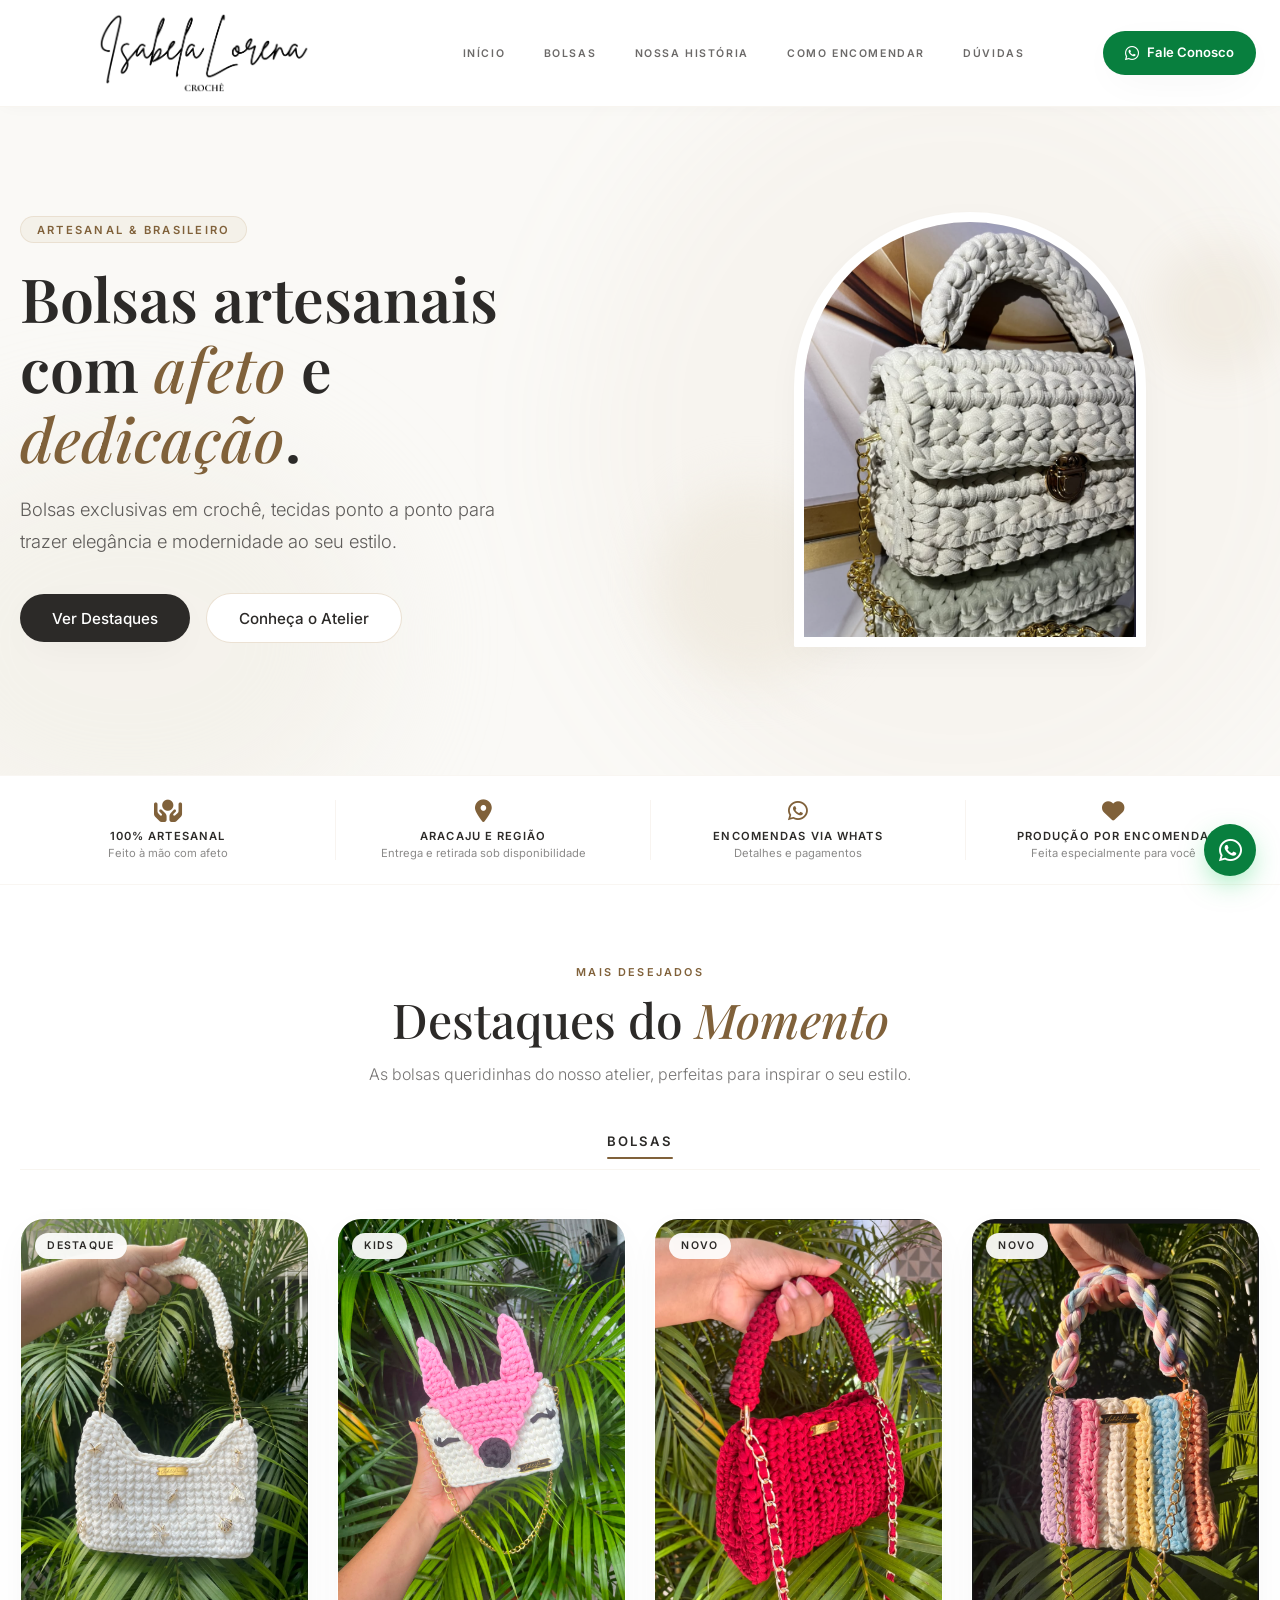
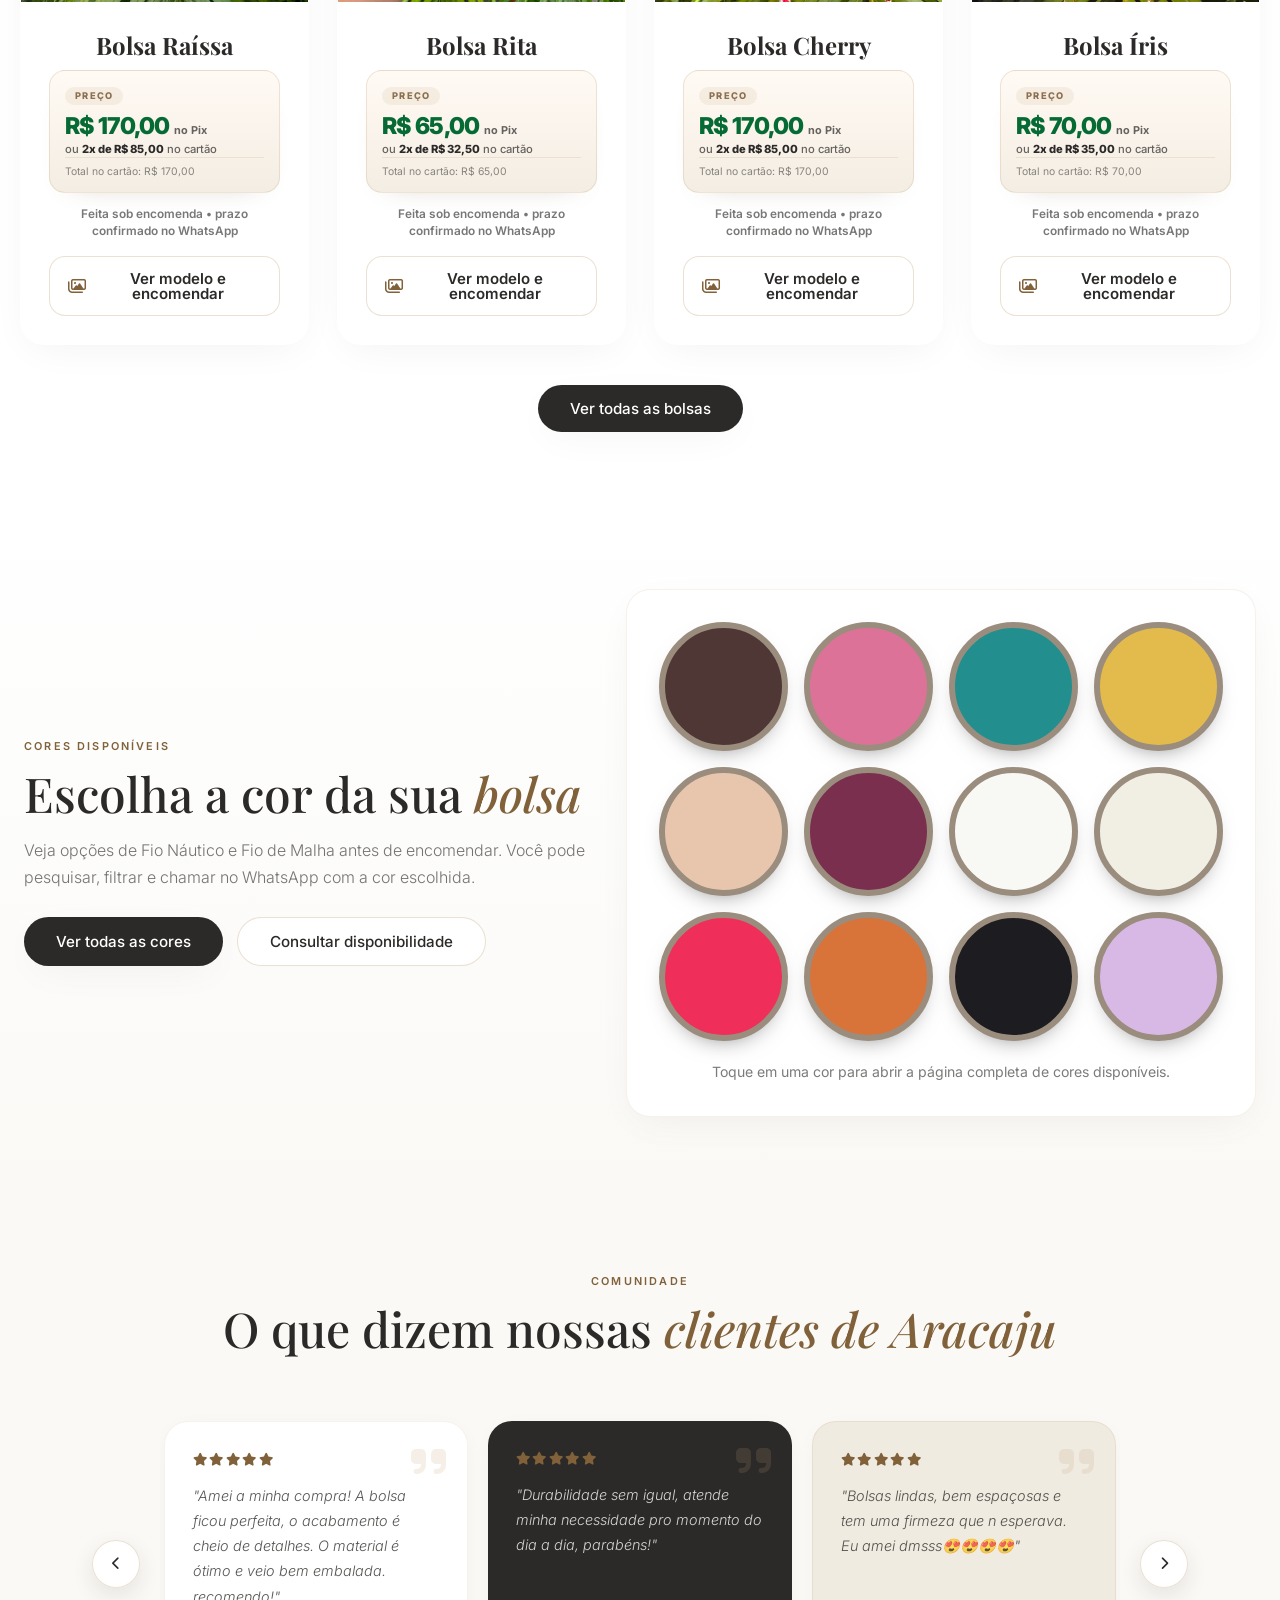
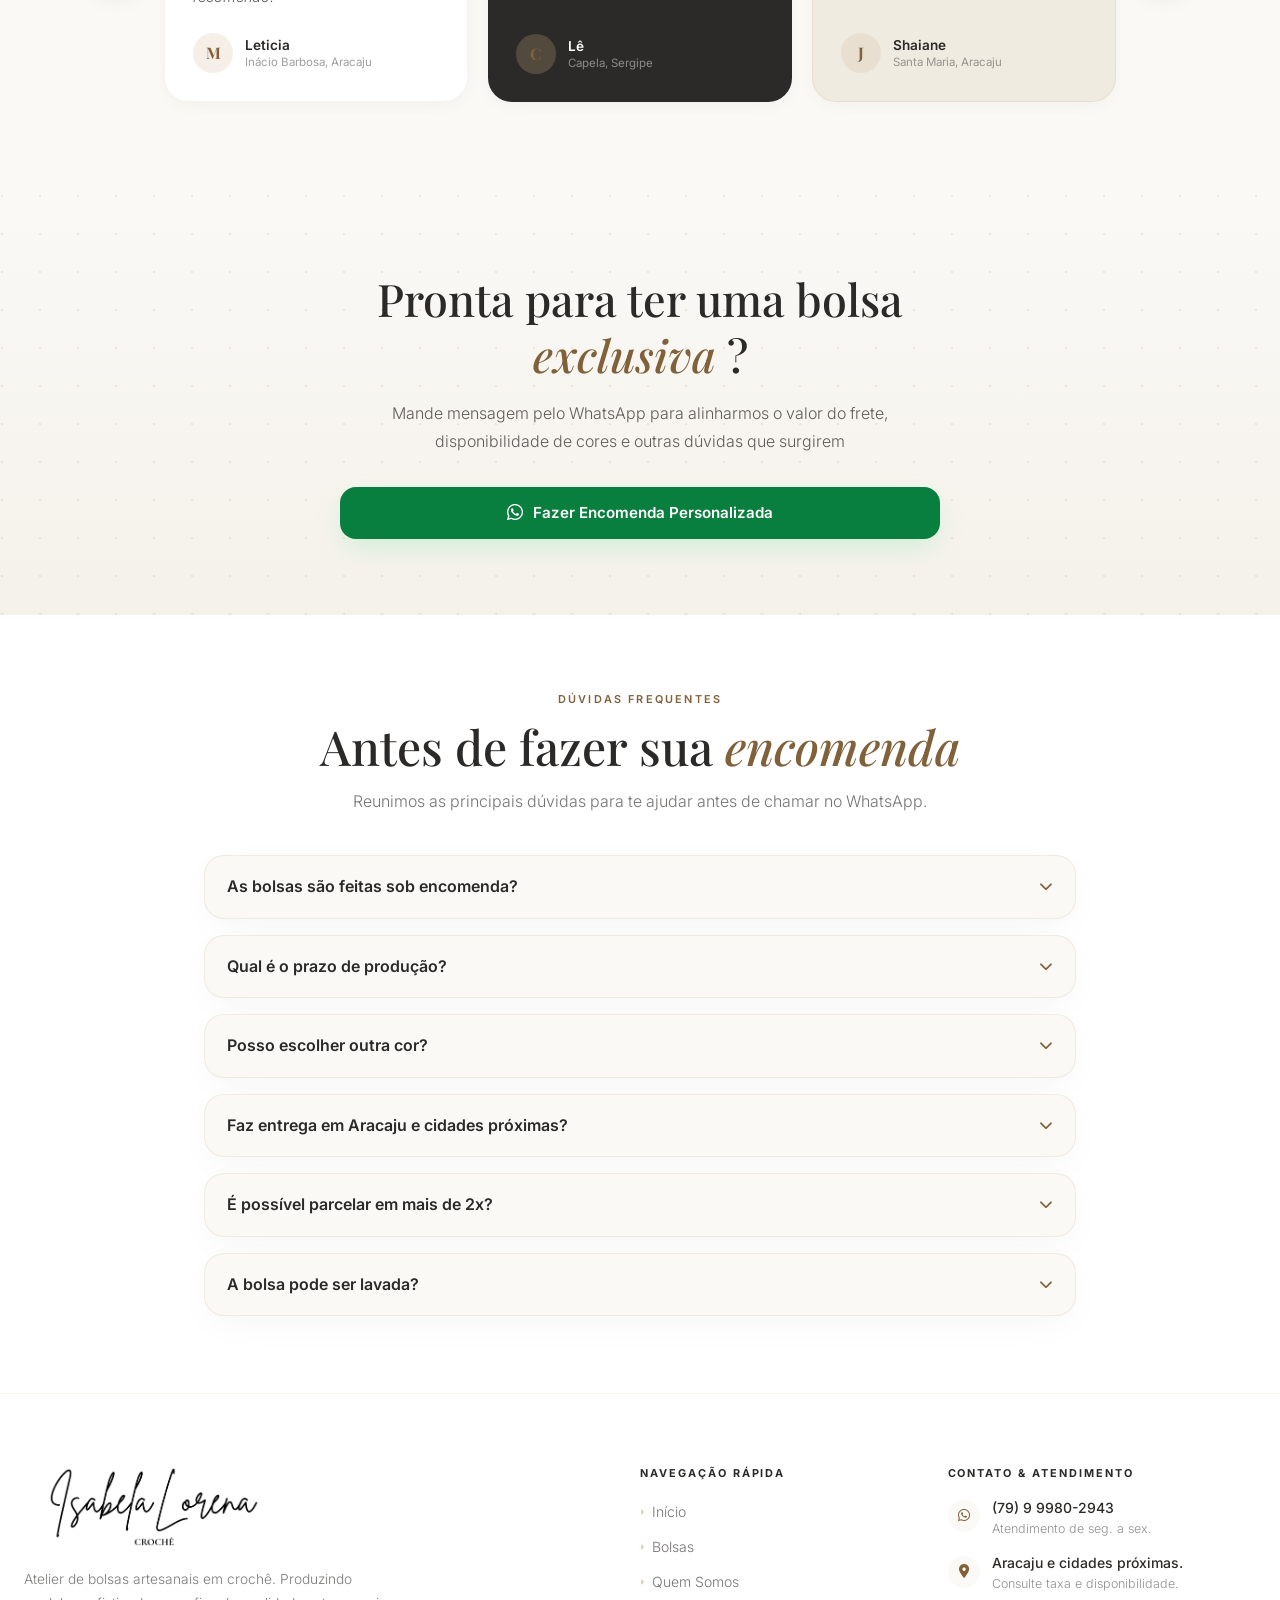
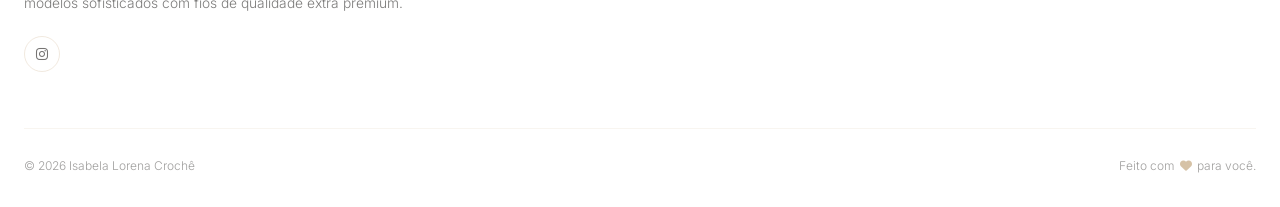
<file: index.html>
<!doctype html>
<html lang="pt-BR">
  <head>
    <meta charset="utf-8" />
    <meta content="width=device-width, initial-scale=1.0" name="viewport" />
    <title>Bolsas Artesanais em Crochê | Isabela Lorena Crochê</title>
    <meta name="description" content="Bolsas artesanais em crochê feitas sob encomenda em Aracaju. Escolha modelo, tamanho e cor e encomende pelo WhatsApp." />
    <!-- Google Fonts -->
    <link href="https://fonts.googleapis.com" rel="preconnect" />
    <link crossorigin="" href="https://fonts.gstatic.com" rel="preconnect" />
    <link
      href="https://fonts.googleapis.com/css2?family=Inter:wght@300;400;500;600&amp;family=Playfair+Display:ital,wght@0,400;0,500;0,600;1,400;1,500&amp;display=swap"
      rel="stylesheet"
    />
    <!-- Font Awesome -->
    <link
      href="https://cdnjs.cloudflare.com/ajax/libs/font-awesome/6.4.0/css/all.min.css"
      rel="stylesheet"
    />
    <!-- CSS próprio (ordem importa) -->
    <link href="./assets/css/main.css" rel="stylesheet" />
    <link href="./assets/css/header.css" rel="stylesheet" />
    <link href="./assets/css/components.css" rel="stylesheet" />
    <link href="./assets/css/pages/home.css" rel="stylesheet" />
    <link href="./assets/css/pages/cores.css" rel="stylesheet" />
    <link href="./assets/css/pages/tamanhos.css" rel="stylesheet" />
    <link href="./assets/css/footer.css" rel="stylesheet" />
  </head>
  <body>
    <!-- ===== HEADER ===== -->
    <header class="site-header">
      <div class="inner">
        <a class="logo" href="index.html" aria-label="Isabela Lorena Crochê">
          <img src="assets/img/logo.png" alt="Isabela Lorena Crochê" />
        </a>
        <nav class="nav-desktop">
          <a href="index.html"> In&iacute;cio </a>
          <a href="bolsas.html"> Bolsas </a>
          <a href="sobre.html"> Nossa Hist&oacute;ria </a>
          <a href="como-encomendar.html"> Como encomendar </a>
          <a href="#perguntas-frequentes"> Dúvidas </a>
        </nav>
        <a
          class="header-cta"
          href="https://wa.me/5579999802943"
          target="_blank"
        >
          <i class="fa-brands fa-whatsapp"> </i>
          Fale Conosco
        </a>
        <button aria-label="Abrir menu" aria-controls="mobile-menu" aria-expanded="false" class="menu-toggle" id="menu-btn">
          <i class="fa-solid fa-bars-staggered"> </i>
        </button>
      </div>
      <!-- Mobile menu -->
      <div class="mobile-menu hidden" id="mobile-menu">
        <div class="inner-mobile">
          <a href="index.html"> In&iacute;cio </a>
          <a href="bolsas.html"> Bolsas </a>
          <a href="sobre.html"> Nossa Hist&oacute;ria </a>
          <a href="como-encomendar.html"> Como encomendar </a>
          <a href="#perguntas-frequentes"> Dúvidas </a>
          <a
            class="mobile-cta"
            href="https://wa.me/5579999802943"
            target="_blank"
          >
            <i class="fa-brands fa-whatsapp"> </i>
            Chamar no WhatsApp
          </a>
        </div>
      </div>
    </header>
    <main>
      <!-- ===== BANNERS / NOVIDADES ===== -->
      <!-- Sem banner deixar assim -->
      <section class="banner-carousel" id="banner-carousel">
        <div class="banner-carousel-wrapper"></div>

        <button
          class="banner-btn banner-prev"
          type="button"
          aria-label="Banner anterior"
        >
          <i class="fa-solid fa-chevron-left"></i>
        </button>

        <button
          class="banner-btn banner-next"
          type="button"
          aria-label="Próximo banner"
        >
          <i class="fa-solid fa-chevron-right"></i>
        </button>

        <div class="banner-dots"></div>
      </section>

      <!-- ===== COM banner deixar assim ===== -->
      <!-- <section class="banner-carousel" id="banner-carousel">
        <div class="banner-carousel-wrapper">
          <div class="banner-slide active">
            <a
              href="https://wa.me/5579999802943?text=Olá! Tenho interesse na promoção da primeira semana."
              target="_blank"
              rel="noopener"
            >
              <picture>
                <source
                  media="(max-width: 767px)"
                  srcset="./assets/img/10off-mobile.png"
                />
                <img
                  src="./assets/img/10off.png"
                  alt="Promoção primeira semana com 10% OFF"
                />
              </picture>
            </a>
          </div>

          <div class="banner-slide">
            <a
              href="https://wa.me/5579999802943?text=Olá! Tenho interesse no Cartão Fidelidade da Isabela Lorena Crochê. Gostaria de saber como funciona para participar."
              target="_blank"
              rel="noopener"
            >
              <picture>
                <source
                  media="(max-width: 767px)"
                  srcset="./assets/img/junte-selos-mobile.png"
                />
                <img
                  src="./assets/img/junte-selos.png"
                  alt="Junte 5 selos e ganhe 1 bolsa"
                />
              </picture>
            </a>
          </div>
        </div>

        <button
          class="banner-btn banner-prev"
          type="button"
          aria-label="Banner anterior"
        >
          <i class="fa-solid fa-chevron-left"></i>
        </button>

        <button
          class="banner-btn banner-next"
          type="button"
          aria-label="Próximo banner"
        >
          <i class="fa-solid fa-chevron-right"></i>
        </button>

        <div class="banner-dots"></div>
      </section> -->
      <!-- ===== HERO ===== -->
      <section class="hero" id="home-hero">
        <div class="hero-orb-1"></div>
        <div class="hero-orb-2"></div>
        <div class="inner">
          <div class="hero-text">
            <span class="hero-badge"> Artesanal &amp; Brasileiro </span>
            <h1 class="hero-title">
              Bolsas artesanais com
              <span class="highlight-word"> afeto </span>
              e <span class="highlight-word"> dedicação</span>.
            </h1>
            <p class="hero-desc">
              Bolsas exclusivas em crochê, tecidas ponto a ponto para trazer
              elegância e modernidade ao seu estilo.
            </p>
            <div class="hero-actions">
              <a class="btn-dark" href="#destaques"> Ver Destaques </a>
              <a class="btn-outline" href="sobre.html">
                Conhe&ccedil;a o Atelier
              </a>
            </div>
          </div>
          <div class="hero-visual">
            <div class="hero-img-wrap">
              <img
                alt="Bolsa de Croch&ecirc; Artesanal"
                onerror="
                  this.src = './assets/img/bolsa-ryzia-capa-banner.png'
                "
                src="./assets/img/bolsa-ryzia-capa-banner.png"
              />
            </div>
            <div class="hero-orb-3"></div>
            <div class="hero-orb-4"></div>
          </div>
        </div>
      </section>
      <!-- ===== BARRA DE BENEFÍCIOS ===== -->
      <div class="benefits-bar">
        <div class="inner">
          <div class="benefit-item">
            <i class="fa-solid fa-hands-holding-circle"> </i>
            <h4>100% Artesanal</h4>
            <p>Feito &agrave; m&atilde;o com afeto</p>
          </div>
          <div class="benefit-item">
            <i class="fa-solid fa-location-dot"> </i>
            <h4>Aracaju e região</h4>
            <p>Entrega e retirada sob disponibilidade</p>
          </div>
          <div class="benefit-item">
            <i class="fa-brands fa-whatsapp"> </i>
            <h4>Encomendas via Whats</h4>
            <p>Detalhes e pagamentos</p>
          </div>
          <div class="benefit-item">
            <i class="fa-solid fa-heart"> </i>
            <h4>Produção por Encomenda</h4>
            <p>Feita especialmente para você</p>
          </div>
        </div>
      </div>
      <!-- ===== DESTAQUES ===== -->
      <section class="section-destaques" id="destaques">
        <div class="inner">
          <div class="header">
            <span class="section-label"> Mais Desejados </span>
            <h2 class="section-title">
              Destaques do
              <span class="highlight-word"> Momento </span>
            </h2>
            <p class="section-subtitle">
              As bolsas queridinhas do nosso atelier, perfeitas para inspirar o
              seu estilo.
            </p>
          </div>
          <div class="filter-tabs">
            <button
              class="filter-tab active"
              onclick="filtrarDestaques('Bolsas', this)"
            >
              Bolsas
            </button>
          </div>
          <div class="products-grid" id="grid-destaques"></div>
          <div class="destaques-actions">
            <a href="bolsas.html" class="btn-dark"> Ver todas as bolsas </a>
          </div>
        </div>
      </section>

      <!-- ===== Cores ===== -->
      <section class="section-colors-preview" id="cores-preview">
        <div class="inner">
          <div class="colors-preview-text">
            <span class="section-label">Cores disponíveis</span>
            <h2 class="section-title">
              Escolha a cor da sua <span class="highlight-word">bolsa</span>
            </h2>
            <p class="section-subtitle">
              Veja opções de Fio Náutico e Fio de Malha antes de encomendar.
              Você pode pesquisar, filtrar e chamar no WhatsApp com a cor
              escolhida.
            </p>
            <div class="colors-preview-actions">
              <a class="btn-dark" href="cores.html">Ver todas as cores</a>
              <a
                class="btn-outline"
                href="https://wa.me/5579999802943"
                target="_blank"
                rel="noopener"
                >Consultar disponibilidade</a
              >
            </div>
          </div>
          <div class="colors-preview-box">
            <div class="home-colors-preview" id="home-colors-preview"></div>
            <p class="colors-preview-caption">
              Toque em uma cor para abrir a página completa de cores
              disponíveis.
            </p>
          </div>
        </div>
      </section>

      <!-- ===== DEPOIMENTOS ===== -->
      <section class="section-reviews" aria-labelledby="reviews-title">
        <div class="inner">
          <div class="header">
            <span class="section-label"> Comunidade </span>
            <h2 class="section-title" id="reviews-title">
              O que dizem nossas
              <span class="highlight-word"> clientes de Aracaju </span>
            </h2>
          </div>

          <div
            class="reviews-carousel"
            id="reviews-carousel"
            role="region"
            aria-roledescription="carousel"
            aria-label="Depoimentos de clientes"
          >
            <div class="reviews-viewport">
              <div class="reviews-grid">
                <!-- Card 1 — branco -->
                <article class="review-card" role="group" aria-roledescription="slide" aria-label="Depoimento 1">
                  <i class="fa-solid fa-quote-right quote-icon" aria-hidden="true"></i>
                  <div class="stars" aria-label="5 de 5 estrelas">
                    <i class="fa-solid fa-star" aria-hidden="true"></i>
                    <i class="fa-solid fa-star" aria-hidden="true"></i>
                    <i class="fa-solid fa-star" aria-hidden="true"></i>
                    <i class="fa-solid fa-star" aria-hidden="true"></i>
                    <i class="fa-solid fa-star" aria-hidden="true"></i>
                  </div>
                  <p class="review-text">
                    "Amei a minha compra! A bolsa ficou perfeita, o acabamento é cheio de detalhes. O material é ótimo e veio bem embalada. recomendo!"
                  </p>
                  <div class="reviewer">
                    <div class="avatar" aria-hidden="true">M</div>
                    <div>
                      <p class="reviewer-name">Leticia</p>
                      <p class="reviewer-loc">Inácio Barbosa, Aracaju</p>
                    </div>
                  </div>
                </article>

                <!-- Card 2 — escuro -->
                <article class="review-card" role="group" aria-roledescription="slide" aria-label="Depoimento 2">
                  <i class="fa-solid fa-quote-right quote-icon" aria-hidden="true"></i>
                  <div class="stars" aria-label="5 de 5 estrelas">
                    <i class="fa-solid fa-star" aria-hidden="true"></i>
                    <i class="fa-solid fa-star" aria-hidden="true"></i>
                    <i class="fa-solid fa-star" aria-hidden="true"></i>
                    <i class="fa-solid fa-star" aria-hidden="true"></i>
                    <i class="fa-solid fa-star" aria-hidden="true"></i>
                  </div>
                  <p class="review-text">
                    "Durabilidade sem igual, atende minha necessidade pro momento do dia a dia, parabéns!"
                  </p>
                  <div class="reviewer">
                    <div class="avatar" aria-hidden="true">C</div>
                    <div>
                      <p class="reviewer-name">Lê</p>
                      <p class="reviewer-loc">Capela, Sergipe</p>
                    </div>
                  </div>
                </article>

                <!-- Card 3 — quente/accent -->
                <article class="review-card" role="group" aria-roledescription="slide" aria-label="Depoimento 3">
                  <i class="fa-solid fa-quote-right quote-icon" aria-hidden="true"></i>
                  <div class="stars" aria-label="5 de 5 estrelas">
                    <i class="fa-solid fa-star" aria-hidden="true"></i>
                    <i class="fa-solid fa-star" aria-hidden="true"></i>
                    <i class="fa-solid fa-star" aria-hidden="true"></i>
                    <i class="fa-solid fa-star" aria-hidden="true"></i>
                    <i class="fa-solid fa-star" aria-hidden="true"></i>
                  </div>
                  <p class="review-text">
                    "Bolsas lindas, bem espaçosas e tem uma firmeza que n esperava. Eu amei dmsss😍😍😍😍"
                  </p>
                  <div class="reviewer">
                    <div class="avatar" aria-hidden="true">J</div>
                    <div>
                      <p class="reviewer-name">Shaiane</p>
                      <p class="reviewer-loc">Santa Maria, Aracaju</p>
                    </div>
                  </div>
                </article>

                <!-- Card 4 -->
                <article class="review-card" role="group" aria-roledescription="slide" aria-label="Depoimento 4">
                  <i class="fa-solid fa-quote-right quote-icon" aria-hidden="true"></i>
                  <div class="stars" aria-label="5 de 5 estrelas">
                    <i class="fa-solid fa-star" aria-hidden="true"></i>
                    <i class="fa-solid fa-star" aria-hidden="true"></i>
                    <i class="fa-solid fa-star" aria-hidden="true"></i>
                    <i class="fa-solid fa-star" aria-hidden="true"></i>
                    <i class="fa-solid fa-star" aria-hidden="true"></i>
                  </div>
                  <p class="review-text">
                    "Oi eu amei a bolsa 😍 Eu amei demais 😍"
                  </p>
                  <div class="reviewer">
                    <div class="avatar" aria-hidden="true">M</div>
                    <div>
                      <p class="reviewer-name">Helena</p>
                      <p class="reviewer-loc">Siriri, Sergipe</p>
                    </div>
                  </div>
                </article>
              </div>
            </div>

            <div class="reviews-controls" aria-label="Controles dos depoimentos">
              <button class="reviews-btn reviews-prev" type="button" aria-label="Depoimento anterior">
                <i class="fa-solid fa-chevron-left" aria-hidden="true"></i>
              </button>
              <button class="reviews-btn reviews-next" type="button" aria-label="Próximo depoimento">
                <i class="fa-solid fa-chevron-right" aria-hidden="true"></i>
              </button>
            </div>
          </div>
        </div>
      </section>

      <!-- ===== CTA ===== -->
      <section class="cta-section">
        <div class="inner">
          <h2>
            Pronta para ter uma bolsa
            <span class="highlight-word"> exclusiva </span>
            ?
          </h2>
          <p>
            Mande mensagem pelo WhatsApp para alinharmos o valor do frete,
            disponibilidade de cores e outras dúvidas que surgirem
          </p>
          <a
            class="btn-whatsapp"
            href="https://wa.me/5579999802943"
            target="_blank"
          >
            <i class="fa-brands fa-whatsapp"> </i>
            Fazer Encomenda Personalizada
          </a>
        </div>
      </section>
    </main>

    <!-- ===== PERGUNTAS FREQUENTES ===== -->
    <section class="faq-section" id="perguntas-frequentes">
      <div class="inner">
        <div class="header">
          <span class="section-label"> Dúvidas Frequentes </span>
          <h2 class="section-title">
            Antes de fazer sua
            <span class="highlight-word"> encomenda </span>
          </h2>
          <p class="section-subtitle">
            Reunimos as principais dúvidas para te ajudar antes de chamar no
            WhatsApp.
          </p>
        </div>

        <div class="faq-list">
          <details class="faq-item">
            <summary>
              As bolsas são feitas sob encomenda?
              <i class="fa-solid fa-chevron-down"></i>
            </summary>
            <p>
              Sim! Você pode personalizar tanto a cor do fio como a cor dos
              acessórios.
            </p>
          </details>

          <details class="faq-item">
            <summary>
              Qual é o prazo de produção?
              <i class="fa-solid fa-chevron-down"></i>
            </summary>
            <p>
              O prazo médio de produção é de 3 a 5 dias úteis. Esse período pode
              variar de acordo com o modelo escolhido, a cor desejada e a
              quantidade de pedidos em andamento. No momento da encomenda,
              confirmamos o prazo certinho pelo WhatsApp.
            </p>
          </details>

          <details class="faq-item">
            <summary>
              Posso escolher outra cor?
              <i class="fa-solid fa-chevron-down"></i>
            </summary>
            <p>
              Sim. Você pode escolher entre as cores disponíveis na paleta da
              loja. Caso tenha interesse em uma cor diferente, entre em contato
              pelo WhatsApp para verificarmos a possibilidade de produção.
            </p>
          </details>

          <details class="faq-item">
            <summary>
              Faz entrega em Aracaju e cidades próximas?
              <i class="fa-solid fa-chevron-down"></i>
            </summary>
            <p>
              Sim! Fazemos entregas e retiradas em Aracaju e cidades próximas,
              conforme disponibilidade. O valor pode variar conforme a região.
            </p>
          </details>

          <details class="faq-item">
            <summary>
              É possível parcelar em mais de 2x?
              <i class="fa-solid fa-chevron-down"></i>
            </summary>
            <p>
              Sim. Caso deseje parcelar em mais vezes, entre em contato pelo
              WhatsApp informando a quantidade de parcelas desejada. Assim,
              verificamos as condições e possíveis taxas de parcelamento para
              você.
            </p>
          </details>

          <details class="faq-item">
            <summary>
              A bolsa pode ser lavada?
              <i class="fa-solid fa-chevron-down"></i>
            </summary>
            <p>
              Sim. Recomendamos lavar a bolsa à mão, com cuidado, usando sabão
              neutro. Retire os acessórios removíveis antes da lavagem, não
              torça a peça e remova o excesso de água pressionando
              delicadamente. Para preservar melhor o crochê, deixe secar na
              horizontal e à sombra.
            </p>
          </details>
        </div>
      </div>
    </section>

    <!-- ===== FOOTER ===== -->
    <footer class="site-footer">
      <div class="inner">
        <div class="footer-grid">
          <div class="footer-brand">
            <a
              class="footer-logo"
              href="index.html"
              aria-label="Isabela Lorena Crochê"
            >
              <img src="assets/img/logo.png" alt="Isabela Lorena Crochê" />
            </a>
            <p>
              Atelier de bolsas artesanais em crochê. Produzindo modelos
              sofisticados com fios de qualidade extra premium.
            </p>
            <div class="footer-socials">
              <a
                aria-label="Instagram"
                href="https://www.instagram.com/isabelalorenacroche/?utm_source=ig_web_button_share_sheet"
                target="_blank"
              >
                <i class="fa-brands fa-instagram"> </i>
              </a>
            </div>
          </div>
          <div class="footer-col">
            <h3>Navega&ccedil;&atilde;o R&aacute;pida</h3>
            <ul class="footer-links">
              <li>
                <a href="index.html">
                  <i class="fa-solid fa-caret-right"> </i>
                  In&iacute;cio
                </a>
              </li>
              <li>
                <a href="bolsas.html">
                  <i class="fa-solid fa-caret-right"> </i>
                  Bolsas
                </a>
              </li>
              <li>
                <a href="sobre.html">
                  <i class="fa-solid fa-caret-right"> </i>
                  Quem Somos
                </a>
              </li>
            </ul>
          </div>
          <div class="footer-col">
            <h3>Contato &amp; Atendimento</h3>
            <ul class="footer-contact">
              <li>
                <div class="icon">
                  <i class="fa-brands fa-whatsapp"> </i>
                </div>
                <div class="text">
                  <p>(79) 9 9980-2943</p>
                  <p>Atendimento de seg. a sex.</p>
                </div>
              </li>
              <li>
                <div class="icon">
                  <i class="fa-solid fa-location-dot"></i>
                </div>

                <div class="text">
                  <p>Aracaju e cidades próximas.</p>
                  <p>Consulte taxa e disponibilidade.</p>
                </div>
              </li>
            </ul>
          </div>
        </div>
        <div class="footer-bottom">
          <p>
            &copy;
            <span id="year"> </span>
            Isabela Lorena Crochê
          </p>
          <p>
            Feito com
            <i class="fa-solid fa-heart"> </i>
            para voc&ecirc;.
          </p>
        </div>
      </div>
    </footer>
    <!-- WhatsApp flutuante -->
    <a
      aria-label="WhatsApp"
      class="whatsapp-float"
      href="https://wa.me/5579999802943"
      target="_blank"
    >
      <i class="fa-brands fa-whatsapp"> </i>
      <span class="tooltip"> Fale conosco! </span>
    </a>
    <!-- JS -->
    <script src="./assets/js/produtos.js"></script>
    <script src="./assets/js/cards.js"></script>
    <script src="./assets/js/filtros.js"></script>
    <script src="./assets/js/cores.js"></script>
    <script src="./assets/js/cores-ui.js"></script>
    <script src="./assets/js/main.js"></script>
  </body>
</html>
</file>
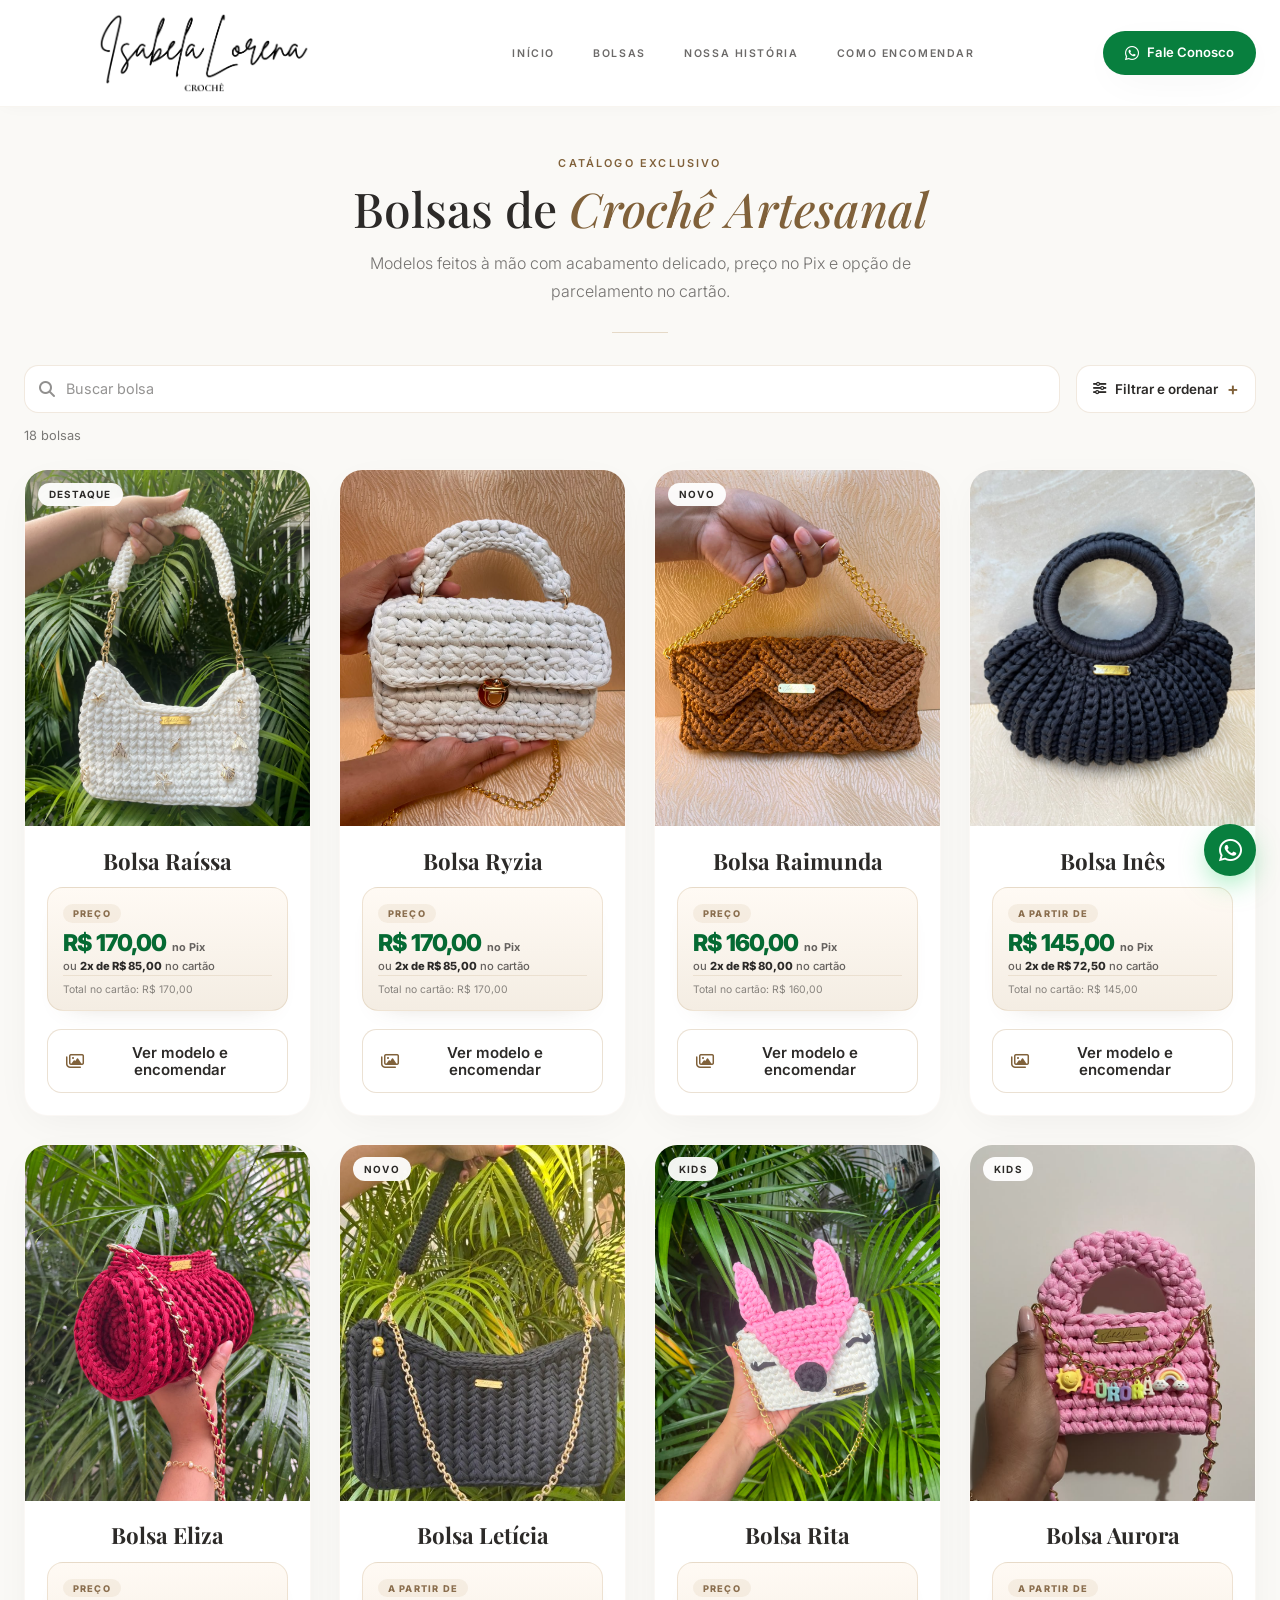
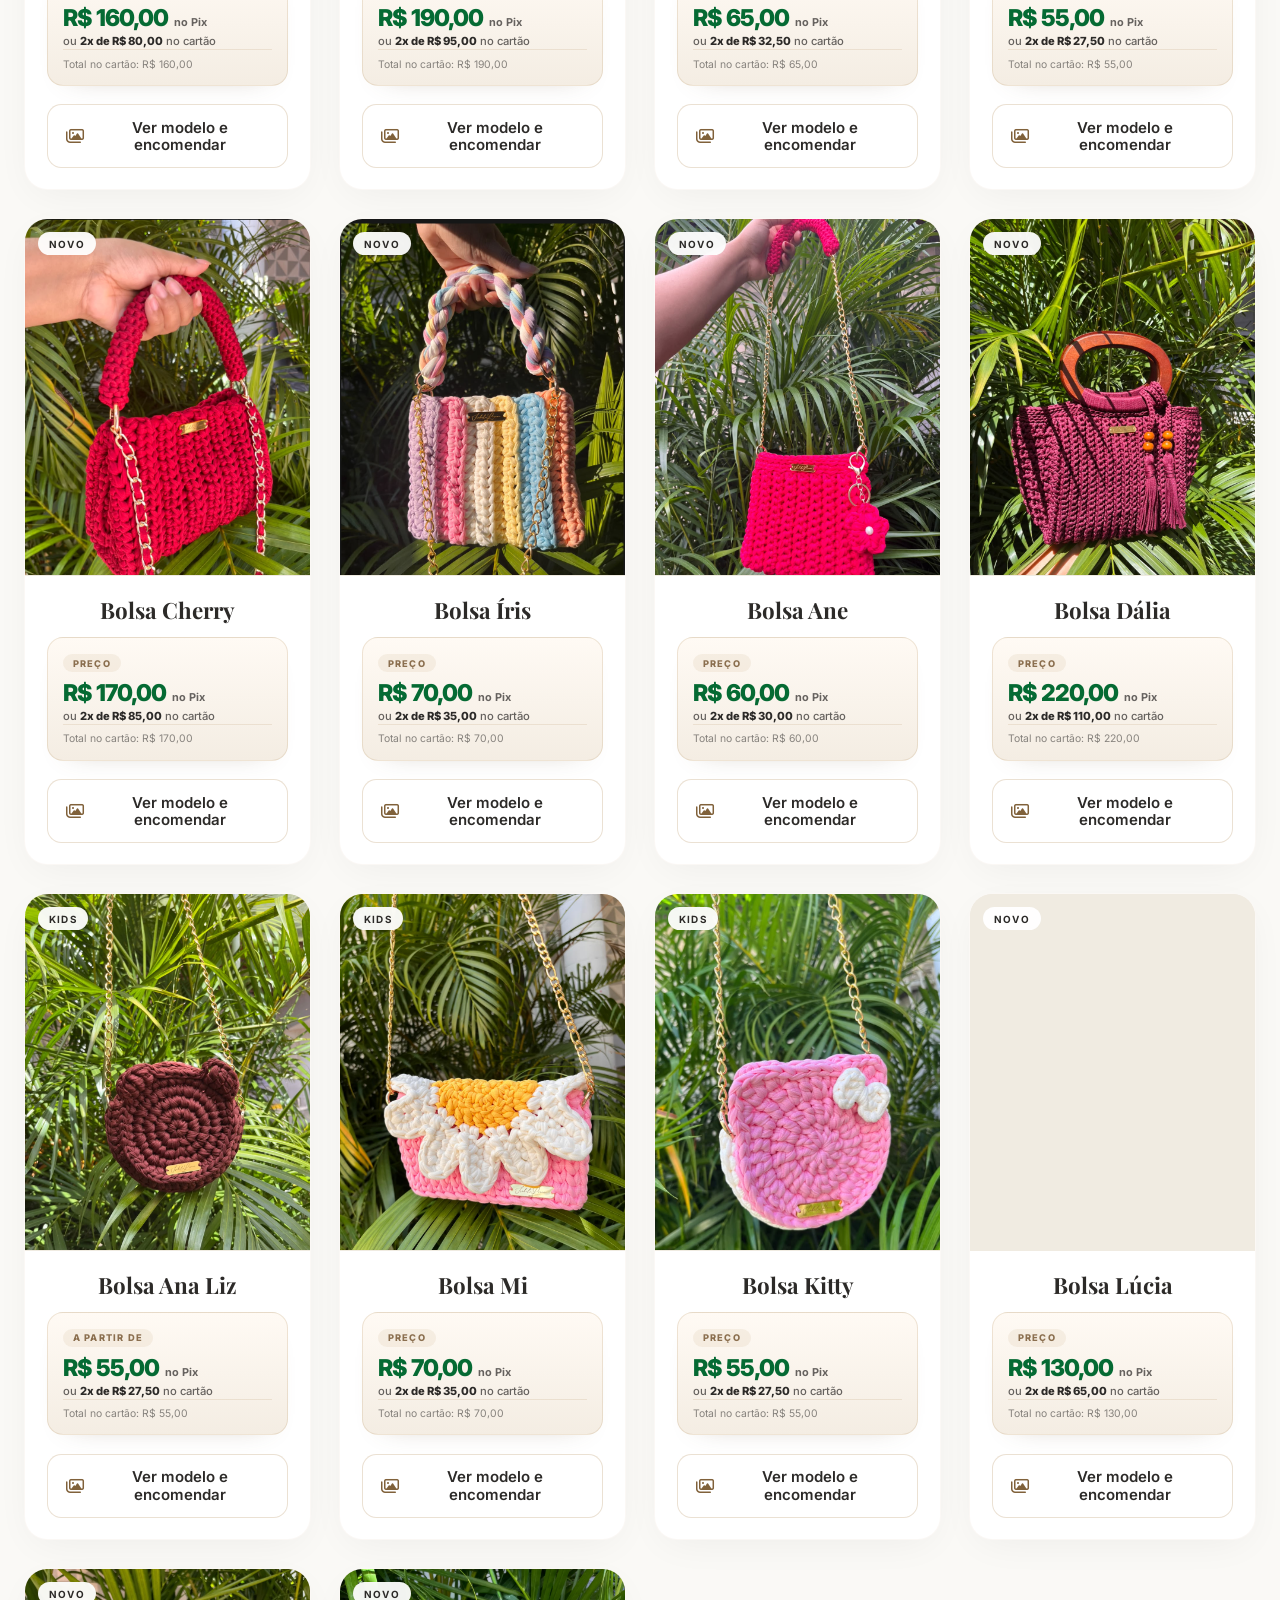
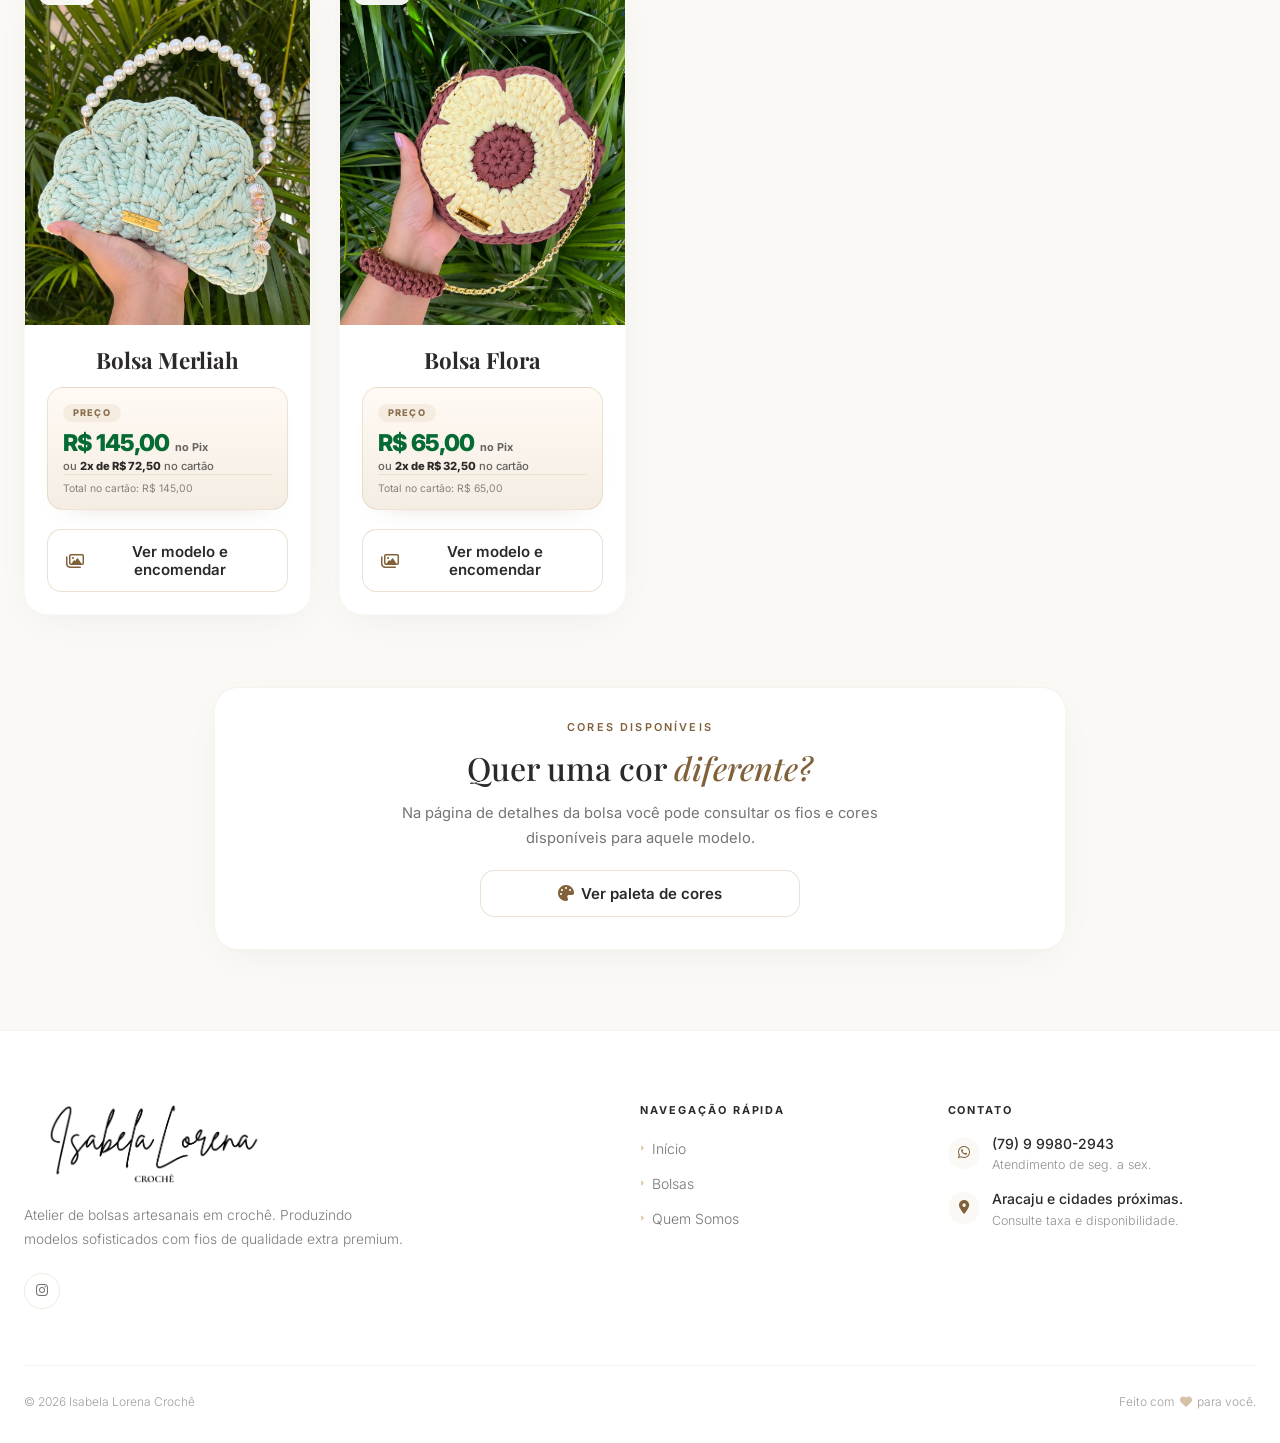
<file: bolsas.html>
<!doctype html>
<html lang="pt-BR">
  <head>
    <meta charset="utf-8" />
    <meta content="width=device-width, initial-scale=1.0" name="viewport" />

    <title>Bolsas | Isabela Lorena Crochê</title>
    <meta name="description" content="Veja as bolsas artesanais em crochê da Isabela Lorena Crochê e encomende a sua em Aracaju." />

    <link href="https://fonts.googleapis.com" rel="preconnect" />
    <link crossorigin href="https://fonts.gstatic.com" rel="preconnect" />

    <link
      href="https://fonts.googleapis.com/css2?family=Inter:wght@300;400;500;600&family=Playfair+Display:ital,wght@0,400;0,500;0,600;1,400;1,500&display=swap"
      rel="stylesheet"
    />

    <link
      href="https://cdnjs.cloudflare.com/ajax/libs/font-awesome/6.4.0/css/all.min.css"
      rel="stylesheet"
    />

    <link href="./assets/css/main.css" rel="stylesheet" />
    <link href="./assets/css/header.css" rel="stylesheet" />
    <link href="./assets/css/components.css" rel="stylesheet" />
    <link href="./assets/css/pages/catalog.css" rel="stylesheet" />
    <link href="./assets/css/pages/tamanhos.css" rel="stylesheet" />
    <link href="./assets/css/footer.css" rel="stylesheet" />
  </head>

  <body>
    <header class="site-header">
      <div class="inner">
        <a class="logo" href="index.html" aria-label="Isabela Lorena Crochê">
          <img src="assets/img/logo.png" alt="Isabela Lorena Crochê" />
        </a>
        <nav class="nav-desktop">
          <a href="index.html"> In&iacute;cio </a>
          <a href="bolsas.html"> Bolsas </a>
          <a href="sobre.html"> Nossa Hist&oacute;ria </a>
          <a href="como-encomendar.html"> Como encomendar </a>
        </nav>
        <a
          class="header-cta"
          href="https://wa.me/5579999802943"
          target="_blank"
        >
          <i class="fa-brands fa-whatsapp"> </i>
          Fale Conosco
        </a>
        <button aria-label="Abrir menu" aria-controls="mobile-menu" aria-expanded="false" class="menu-toggle" id="menu-btn">
          <i class="fa-solid fa-bars-staggered"> </i>
        </button>
      </div>
      <!-- Mobile menu -->
      <div class="mobile-menu hidden" id="mobile-menu">
        <div class="inner-mobile">
          <a href="index.html"> In&iacute;cio </a>
          <a href="bolsas.html"> Bolsas </a>
          <a href="sobre.html"> Nossa Hist&oacute;ria </a>
          <a href="como-encomendar.html"> Como encomendar </a>
          <a
            class="mobile-cta"
            href="https://wa.me/5579999802943"
            target="_blank"
          >
            <i class="fa-brands fa-whatsapp"> </i>
            Chamar no WhatsApp
          </a>
        </div>
      </div>
    </header>

    <main class="catalog-page">
      <section class="catalog-header">
        <div class="inner">
          <span class="section-label">Catálogo exclusivo</span>

          <h1 class="section-title">
            Bolsas de
            <span class="highlight-word">Crochê Artesanal</span>
          </h1>

          <p class="section-subtitle">
            Modelos feitos à mão com acabamento delicado, preço no Pix e opção
            de parcelamento no cartão.
          </p>

          <div class="divider" aria-hidden="true"></div>
        </div>
      </section>

      <section class="catalog-controls" aria-label="Buscar e filtrar bolsas">
        <label class="catalog-search" for="catalog-search">
          <i class="fa-solid fa-magnifying-glass" aria-hidden="true"></i>
          <input
            id="catalog-search"
            type="search"
            placeholder="Buscar bolsa"
            autocomplete="off"
          aria-label="Buscar bolsa pelo nome"
          />
        </label>

        <details class="catalog-filter-details" id="catalog-filter-details">
          <summary>
            <i class="fa-solid fa-sliders" aria-hidden="true"></i>
            Filtrar e ordenar
          </summary>
          <div class="catalog-filter-panel">
            <fieldset>
              <legend>Material</legend>
              <div
                class="catalog-filter-options"
                id="catalog-material-options"
              ></div>
            </fieldset>

            <label class="catalog-sort" for="catalog-sort">
              <span>Ordenar por</span>
              <select id="catalog-sort">
                <option value="catalogo">Ordem do catálogo</option>
                <option value="menor-preco">Menor preço</option>
                <option value="maior-preco">Maior preço</option>
              </select>
            </label>

            <label class="catalog-kids-filter" id="catalog-kids-filter" hidden>
              <input id="catalog-kids-only" type="checkbox" />
              <span>Mostrar bolsas infantis</span>
            </label>
          </div>
        </details>

        <div class="catalog-results-row">
          <p id="catalog-results-count" role="status" aria-live="polite"></p>
          <button
            class="catalog-clear"
            id="catalog-clear"
            type="button"
            hidden
          >
            Limpar filtros
          </button>
        </div>
      </section>

      <section class="catalog-list" aria-label="Lista de bolsas disponíveis">
        <div class="catalog-grid-wrap">
          <div class="products-grid" id="grid-bolsas"></div>
          <div class="catalog-empty" id="catalog-empty" hidden>
            <p>Nenhuma bolsa encontrada com esses critérios.</p>
            <button class="catalog-clear" id="catalog-empty-clear" type="button">
              Limpar busca e filtros
            </button>
          </div>
        </div>
      </section>

      <section class="catalog-color-note">
        <div class="inner">
          <div class="color-note-card">
            <span class="section-label">Cores disponíveis</span>

            <h2>
              Quer uma cor
              <span class="highlight-word">diferente?</span>
            </h2>

            <p>
              Na página de detalhes da bolsa você pode consultar os fios e cores
              disponíveis para aquele modelo.
            </p>

            <a href="cores.html" class="btn-details">
              <i class="fa-solid fa-palette"></i>
              Ver paleta de cores
            </a>
          </div>
        </div>
      </section>
    </main>

    <footer class="site-footer">
      <div class="inner">
        <div class="footer-grid">
          <div class="footer-brand">
            <a
              class="footer-logo"
              href="index.html"
              aria-label="Isabela Lorena Crochê"
            >
              <img src="assets/img/logo.png" alt="Isabela Lorena Crochê" />
            </a>

            <p>
              Atelier de bolsas artesanais em crochê. Produzindo modelos
              sofisticados com fios de qualidade extra premium.
            </p>

            <div class="footer-socials">
              <a
                aria-label="Instagram"
                href="https://www.instagram.com/isabelalorenacroche/?utm_source=ig_web_button_share_sheet"
                target="_blank"
                rel="noopener"
              >
                <i class="fa-brands fa-instagram"></i>
              </a>
            </div>
          </div>

          <div class="footer-col">
            <h3>Navegação Rápida</h3>

            <ul class="footer-links">
              <li>
                <a href="index.html">
                  <i class="fa-solid fa-caret-right"></i>
                  Início
                </a>
              </li>

              <li>
                <a href="bolsas.html">
                  <i class="fa-solid fa-caret-right"></i>
                  Bolsas
                </a>
              </li>

              <li>
                <a href="sobre.html">
                  <i class="fa-solid fa-caret-right"></i>
                  Quem Somos
                </a>
              </li>
            </ul>
          </div>

          <div class="footer-col">
            <h3>Contato</h3>

            <ul class="footer-contact">
              <li>
                <div class="icon">
                  <i class="fa-brands fa-whatsapp"></i>
                </div>

                <div class="text">
                  <p>(79) 9 9980-2943</p>
                  <p>Atendimento de seg. a sex.</p>
                </div>
              </li>

              <li>
                <div class="icon">
                  <i class="fa-solid fa-location-dot"></i>
                </div>

                <div class="text">
                  <p>Aracaju e cidades próximas.</p>
                  <p>Consulte taxa e disponibilidade.</p>
                </div>
              </li>
            </ul>
          </div>
        </div>

        <div class="footer-bottom">
          <p>
            &copy;
            <span id="year"></span>
            Isabela Lorena Crochê
          </p>

          <p>
            Feito com
            <i class="fa-solid fa-heart"></i>
            para você.
          </p>
        </div>
      </div>
    </footer>

    <a
      aria-label="Abrir conversa no WhatsApp"
      class="whatsapp-float"
      href="https://wa.me/5579999802943"
      target="_blank"
      rel="noopener"
    >
      <i class="fa-brands fa-whatsapp"></i>
      <span class="tooltip">Fale conosco!</span>
    </a>

    <script src="./assets/js/produtos.js"></script>
    <script src="./assets/js/cards.js"></script>
    <script src="./assets/js/catalog.js"></script>
    <script src="./assets/js/main.js"></script>
  </body>
</html>
</file>
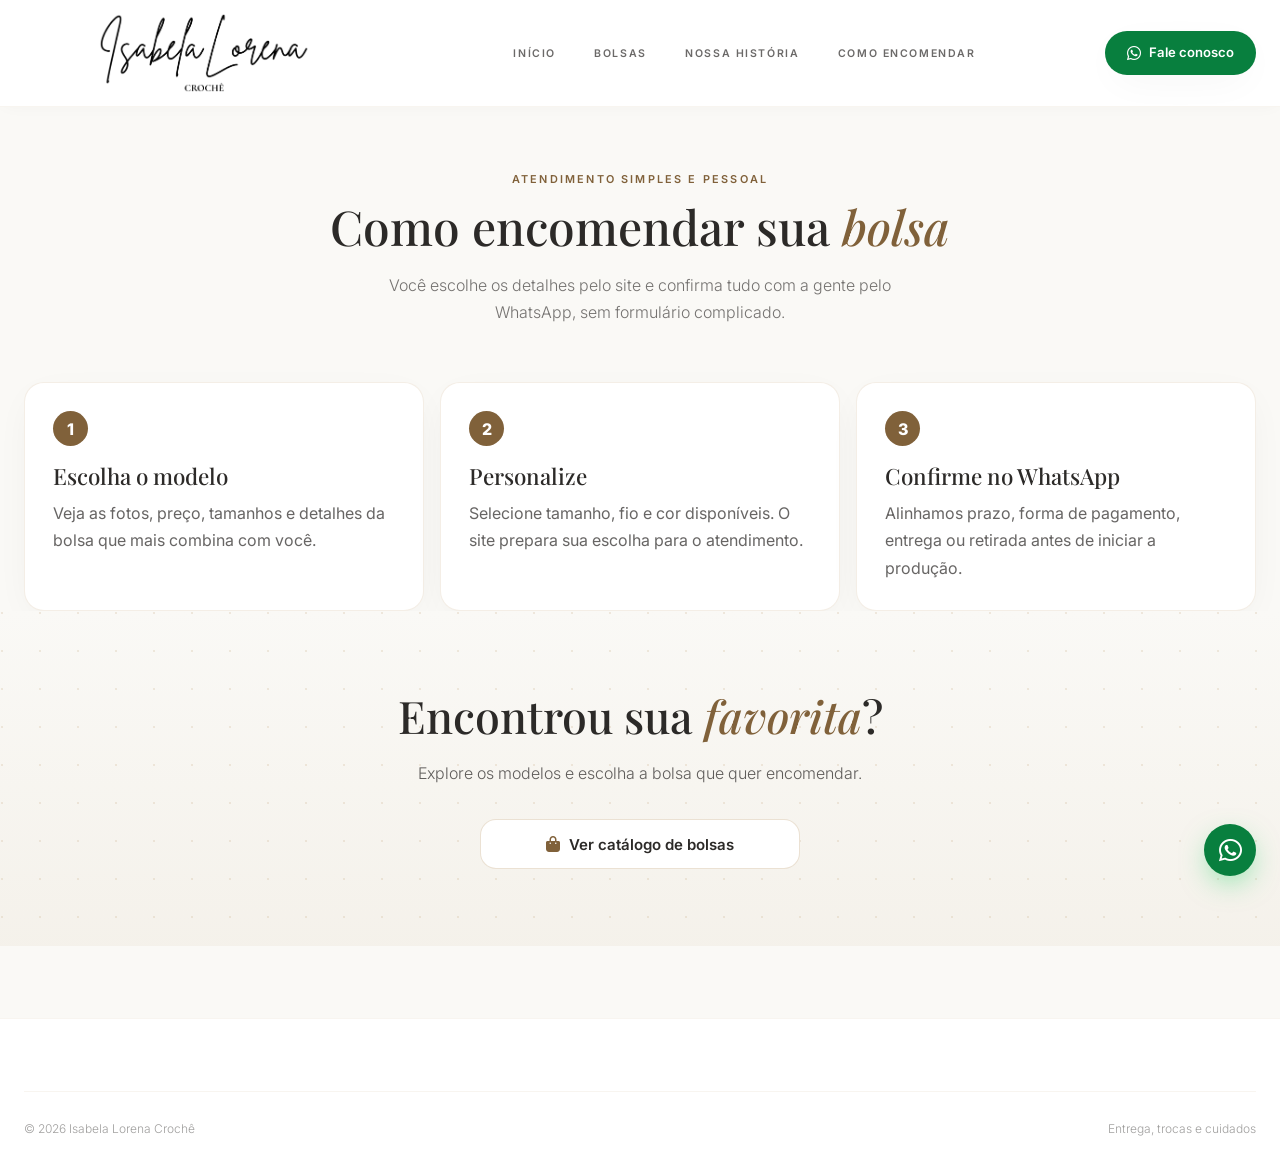
<file: como-encomendar.html>
<!doctype html>
<html lang="pt-BR">
  <head>
    <meta charset="utf-8" />
    <meta name="viewport" content="width=device-width, initial-scale=1.0" />
    <title>Como Encomendar | Isabela Lorena Crochê</title>
    <meta
      name="description"
      content="Entenda como escolher e encomendar sua bolsa artesanal em crochê pelo WhatsApp."
    />
    <link rel="preconnect" href="https://fonts.googleapis.com" />
    <link rel="preconnect" href="https://fonts.gstatic.com" crossorigin />
    <link
      rel="stylesheet"
      href="https://fonts.googleapis.com/css2?family=Inter:wght@400;500;600;700&family=Playfair+Display:ital,wght@0,400;0,500;1,500&display=swap"
    />
    <link
      rel="stylesheet"
      href="https://cdnjs.cloudflare.com/ajax/libs/font-awesome/6.4.0/css/all.min.css"
    />
    <link rel="stylesheet" href="./assets/css/main.css" />
    <link rel="stylesheet" href="./assets/css/header.css" />
    <link rel="stylesheet" href="./assets/css/components.css" />
    <link rel="stylesheet" href="./assets/css/pages/informacoes.css" />
    <link rel="stylesheet" href="./assets/css/footer.css" />
  </head>
  <body>
    <header class="site-header">
      <div class="inner">
        <a class="logo" href="index.html" aria-label="Isabela Lorena Crochê">
          <img src="assets/img/logo.png" alt="Isabela Lorena Crochê" />
        </a>
        <nav class="nav-desktop" aria-label="Navegação principal">
          <a href="index.html">Início</a>
          <a href="bolsas.html">Bolsas</a>
          <a href="sobre.html">Nossa História</a>
          <a href="como-encomendar.html" aria-current="page">Como encomendar</a>
        </nav>
        <a
          class="header-cta"
          href="https://wa.me/5579999802943"
          target="_blank"
          rel="noopener"
        >
          <i class="fa-brands fa-whatsapp" aria-hidden="true"></i>
          Fale conosco
        </a>
        <button
          aria-label="Abrir menu"
          aria-controls="mobile-menu"
          aria-expanded="false"
          class="menu-toggle"
          id="menu-btn"
        >
          <i class="fa-solid fa-bars-staggered" aria-hidden="true"></i>
        </button>
      </div>
      <div class="mobile-menu hidden" id="mobile-menu">
        <nav class="inner-mobile" aria-label="Menu mobile">
          <a href="index.html">Início</a>
          <a href="bolsas.html">Bolsas</a>
          <a href="sobre.html">Nossa História</a>
          <a href="como-encomendar.html" aria-current="page">Como encomendar</a>
          <a href="informacoes.html">Entrega e cuidados</a>
          <a
            class="mobile-cta"
            href="https://wa.me/5579999802943"
            target="_blank"
            rel="noopener"
          >
            <i class="fa-brands fa-whatsapp" aria-hidden="true"></i>
            Chamar no WhatsApp
          </a>
        </nav>
      </div>
    </header>

    <main class="info-page">
      <div class="inner">
        <section class="info-hero">
          <span class="section-label">Atendimento simples e pessoal</span>
          <h1 class="section-title">
            Como encomendar sua <span class="highlight-word">bolsa</span>
          </h1>
          <p class="section-subtitle">
            Você escolhe os detalhes pelo site e confirma tudo com a gente pelo
            WhatsApp, sem formulário complicado.
          </p>
        </section>

        <section class="info-grid info-grid--three" aria-label="Passos para encomendar">
          <article class="info-card">
            <span class="info-step-number">1</span>
            <h2>Escolha o modelo</h2>
            <p>
              Veja as fotos, preço, tamanhos e detalhes da bolsa que mais combina
              com você.
            </p>
          </article>
          <article class="info-card">
            <span class="info-step-number">2</span>
            <h2>Personalize</h2>
            <p>
              Selecione tamanho, fio e cor disponíveis. O site prepara sua
              escolha para o atendimento.
            </p>
          </article>
          <article class="info-card">
            <span class="info-step-number">3</span>
            <h2>Confirme no WhatsApp</h2>
            <p>
              Alinhamos prazo, forma de pagamento, entrega ou retirada antes de
              iniciar a produção.
            </p>
          </article>
        </section>
      </div>

      <section class="cta-section">
        <div class="inner">
          <h2>
            Encontrou sua <span class="highlight-word">favorita</span>?
          </h2>
          <p>Explore os modelos e escolha a bolsa que quer encomendar.</p>
          <a class="btn-details cta-catalog-link" href="bolsas.html">
            <i class="fa-solid fa-bag-shopping" aria-hidden="true"></i>
            Ver catálogo de bolsas
          </a>
        </div>
      </section>
    </main>

    <footer class="site-footer">
      <div class="inner">
        <div class="footer-bottom">
          <p>© <span id="year"></span> Isabela Lorena Crochê</p>
          <p><a href="informacoes.html">Entrega, trocas e cuidados</a></p>
        </div>
      </div>
    </footer>
    <a
      aria-label="Abrir conversa no WhatsApp"
      class="whatsapp-float"
      href="https://wa.me/5579999802943"
      target="_blank"
      rel="noopener"
    >
      <i class="fa-brands fa-whatsapp" aria-hidden="true"></i>
    </a>
    <script src="./assets/js/main.js"></script>
  </body>
</html>
</file>
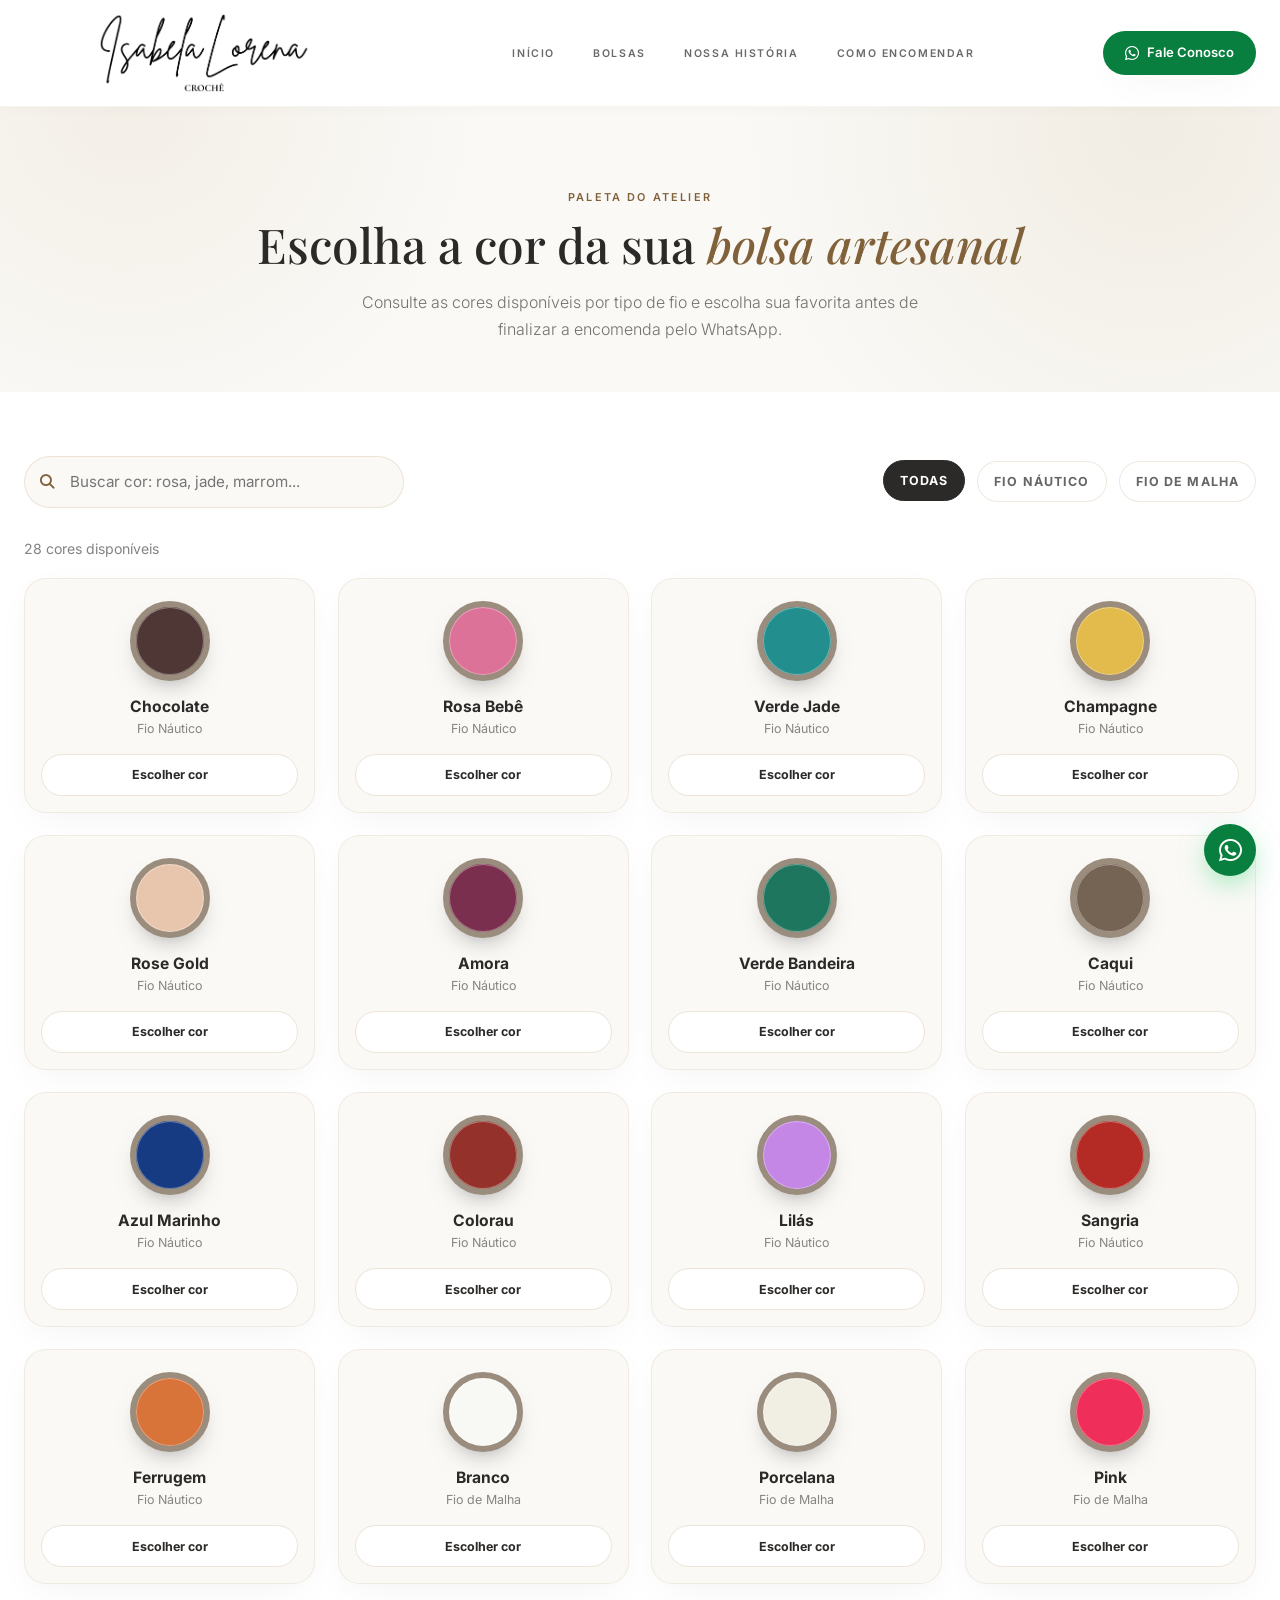
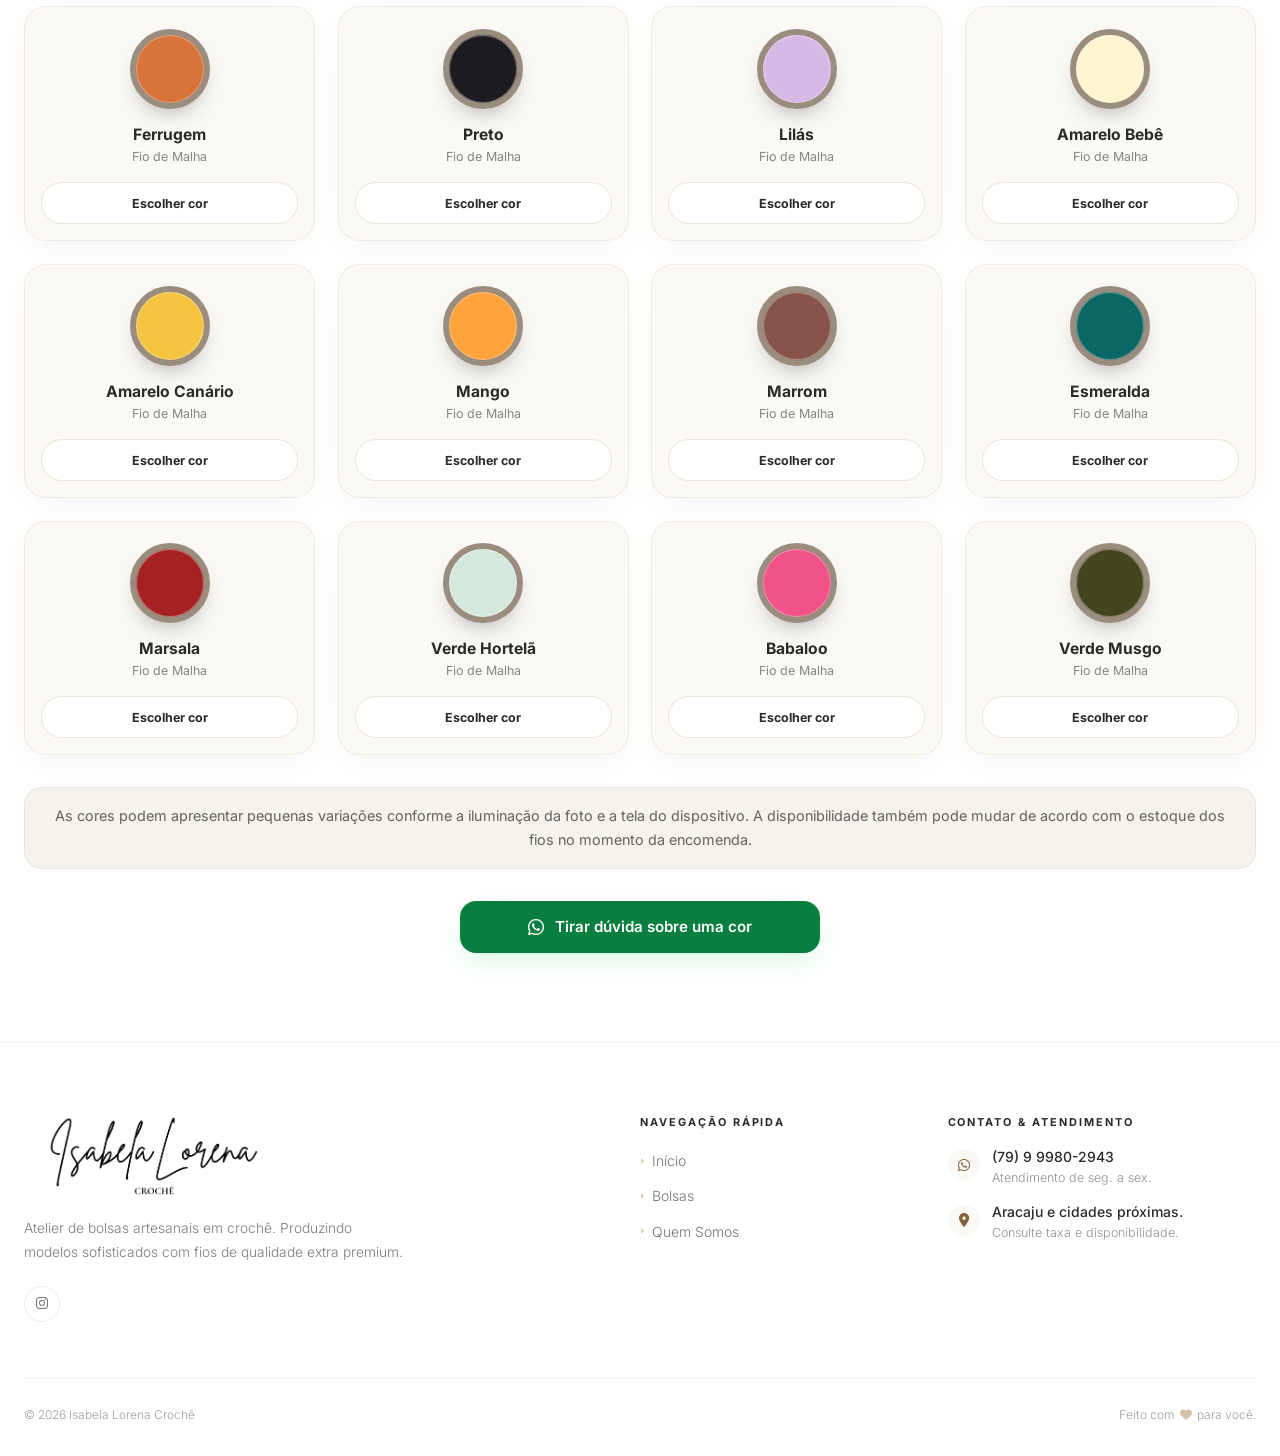
<file: cores.html>
<!doctype html>
<html lang="pt-BR">
  <head>
    <meta charset="utf-8" />
    <meta content="width=device-width, initial-scale=1.0" name="viewport" />
    <link href="https://fonts.googleapis.com" rel="preconnect" />
    <link crossorigin="" href="https://fonts.gstatic.com" rel="preconnect" />
    <link
      href="https://fonts.googleapis.com/css2?family=Inter:wght@300;400;500;600;700&amp;family=Playfair+Display:ital,wght@0,400;0,500;0,600;1,400;1,500&amp;display=swap"
      rel="stylesheet"
    />
    <link
      href="https://cdnjs.cloudflare.com/ajax/libs/font-awesome/6.4.0/css/all.min.css"
      rel="stylesheet"
    />
    <link href="./assets/css/main.css" rel="stylesheet" />
    <link href="./assets/css/header.css" rel="stylesheet" />
    <link href="./assets/css/components.css" rel="stylesheet" />
    <link href="./assets/css/pages/cores.css" rel="stylesheet" />
    <link href="./assets/css/footer.css" rel="stylesheet" />
    <title>Cores Disponíveis | Isabela Lorena Crochê</title>
    <meta name="description" content="Consulte as cores de fio náutico e fio de malha disponíveis para sua bolsa artesanal em crochê." />
  </head>
  <body>
    <header class="site-header">
      <div class="inner">
        <a class="logo" href="index.html" aria-label="Isabela Lorena Crochê">
          <img src="assets/img/logo.png" alt="Isabela Lorena Crochê" />
        </a>
        <nav class="nav-desktop">
          <a href="index.html"> In&iacute;cio </a>
          <a href="bolsas.html"> Bolsas </a>
          <a href="sobre.html"> Nossa Hist&oacute;ria </a>
          <a href="como-encomendar.html"> Como encomendar </a>
        </nav>
        <a
          class="header-cta"
          href="https://wa.me/5579999802943"
          target="_blank"
        >
          <i class="fa-brands fa-whatsapp"> </i>
          Fale Conosco
        </a>
        <button aria-label="Abrir menu" aria-controls="mobile-menu" aria-expanded="false" class="menu-toggle" id="menu-btn">
          <i class="fa-solid fa-bars-staggered"> </i>
        </button>
      </div>
      <!-- Mobile menu -->
      <div class="mobile-menu hidden" id="mobile-menu">
        <div class="inner-mobile">
          <a href="index.html"> In&iacute;cio </a>
          <a href="bolsas.html"> Bolsas </a>
          <a href="sobre.html"> Nossa Hist&oacute;ria </a>
          <a href="como-encomendar.html"> Como encomendar </a>

          <a
            class="mobile-cta"
            href="https://wa.me/5579999802943"
            target="_blank"
          >
            <i class="fa-brands fa-whatsapp"> </i>
            Chamar no WhatsApp
          </a>
        </div>
      </div>
    </header>
    <main class="page-view">
      <section class="colors-hero">
        <div class="inner">
          <span class="section-label">Paleta do Atelier</span>
          <h1 class="section-title" id="titulo-cores">
            Escolha a cor da sua
            <span class="highlight-word">bolsa artesanal</span>
          </h1>
          <p class="section-subtitle">
            Consulte as cores disponíveis por tipo de fio e escolha sua favorita
            antes de finalizar a encomenda pelo WhatsApp.
          </p>
        </div>
      </section>
      <section class="colors-page" aria-labelledby="titulo-cores">
        <div class="inner">
          <div class="colors-toolbar">
            <label class="colors-search-wrap" for="colors-search">
              <i class="fa-solid fa-magnifying-glass"></i>
              <input
                id="colors-search"
                type="search"
                placeholder="Buscar cor: rosa, jade, marrom..."
                autocomplete="off"
              />
            </label>
            <div
              class="colors-filters"
              id="colors-filters"
              aria-label="Filtrar cores"
            ></div>
          </div>
          <div class="colors-meta">
            <p id="colors-count">Carregando cores...</p>
          </div>
          <div class="colors-grid" id="colors-grid"></div>
          <p class="colors-note">
            As cores podem apresentar pequenas variações conforme a iluminação
            da foto e a tela do dispositivo. A disponibilidade também pode mudar
            de acordo com o estoque dos fios no momento da encomenda.
          </p>
          <div class="colors-cta">
            <a
              class="btn-whatsapp"
              href="https://wa.me/5579999802943"
              target="_blank"
              rel="noopener"
            >
              <i class="fa-brands fa-whatsapp"></i>
              Tirar dúvida sobre uma cor
            </a>
          </div>
        </div>
      </section>
    </main>
    <footer class="site-footer">
      <div class="inner">
        <div class="footer-grid">
          <div class="footer-brand">
            <a
              class="footer-logo"
              href="index.html"
              aria-label="Isabela Lorena Crochê"
            >
              <img src="assets/img/logo.png" alt="Isabela Lorena Crochê" />
            </a>
            <p>
              Atelier de bolsas artesanais em crochê. Produzindo modelos
              sofisticados com fios de qualidade extra premium.
            </p>
            <div class="footer-socials">
              <a
                aria-label="Instagram"
                href="https://www.instagram.com/isabelalorenacroche/?utm_source=ig_web_button_share_sheet"
                target="_blank"
              >
                <i class="fa-brands fa-instagram"> </i>
              </a>
            </div>
          </div>
          <div class="footer-col">
            <h3>Navega&ccedil;&atilde;o R&aacute;pida</h3>
            <ul class="footer-links">
              <li>
                <a href="index.html">
                  <i class="fa-solid fa-caret-right"> </i>
                  In&iacute;cio
                </a>
              </li>
              <li>
                <a href="bolsas.html">
                  <i class="fa-solid fa-caret-right"> </i>
                  Bolsas
                </a>
              </li>
              <li>
                <a href="sobre.html">
                  <i class="fa-solid fa-caret-right"> </i>
                  Quem Somos
                </a>
              </li>
            </ul>
          </div>
          <div class="footer-col">
            <h3>Contato &amp; Atendimento</h3>
            <ul class="footer-contact">
              <li>
                <div class="icon">
                  <i class="fa-brands fa-whatsapp"> </i>
                </div>
                <div class="text">
                  <p>(79) 9 9980-2943</p>
                  <p>Atendimento de seg. a sex.</p>
                </div>
              </li>
              <li>
                <div class="icon"><i class="fa-solid fa-location-dot"></i></div>
                <div class="text">
                  <p>Aracaju e cidades próximas.</p>
                  <p>Consulte taxa e disponibilidade.</p>
                </div>
              </li>
            </ul>
          </div>
        </div>
        <div class="footer-bottom">
          <p>
            &copy;
            <span id="year"> </span>
            Isabela Lorena Crochê
          </p>
          <p>
            Feito com
            <i class="fa-solid fa-heart"> </i>
            para voc&ecirc;.
          </p>
        </div>
      </div>
    </footer>
    <a
      aria-label="WhatsApp"
      class="whatsapp-float"
      href="https://wa.me/5579999802943"
      target="_blank"
      rel="noopener"
    >
      <i class="fa-brands fa-whatsapp"></i>
      <span class="tooltip">Fale conosco!</span>
    </a>
    <script src="./assets/js/cores.js"></script>
    <script src="./assets/js/cores-ui.js"></script>
    <script src="./assets/js/main.js"></script>
  </body>
</html>
</file>
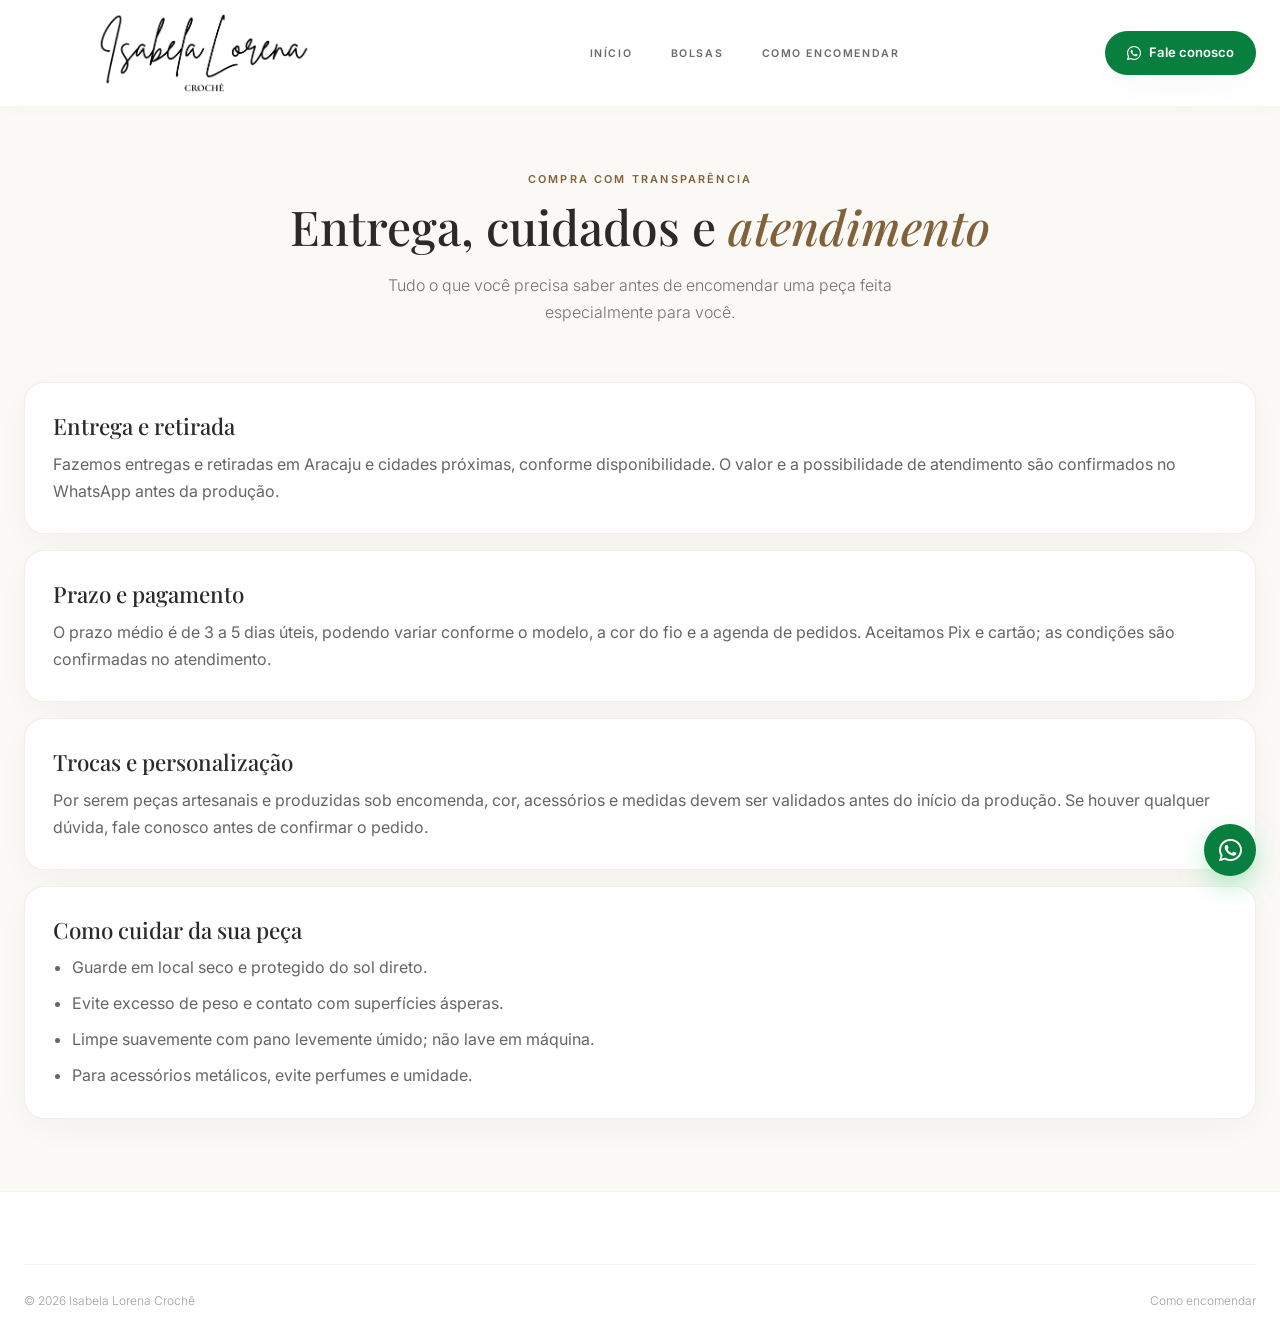
<file: informacoes.html>
<!doctype html>
<html lang="pt-BR">
  <head>
    <meta charset="utf-8" />
    <meta name="viewport" content="width=device-width, initial-scale=1.0" />
    <title>Entrega, Trocas e Cuidados | Isabela Lorena Crochê</title>
    <meta name="description" content="Informações sobre entrega, retirada, pagamentos, trocas e cuidados com as bolsas artesanais Isabela Lorena Crochê." />
    <link rel="preconnect" href="https://fonts.googleapis.com" /><link rel="preconnect" href="https://fonts.gstatic.com" crossorigin />
    <link rel="stylesheet" href="https://fonts.googleapis.com/css2?family=Inter:wght@400;500;600;700&family=Playfair+Display:ital,wght@0,400;0,500;1,500&display=swap" /><link rel="stylesheet" href="https://cdnjs.cloudflare.com/ajax/libs/font-awesome/6.4.0/css/all.min.css" />
    <link rel="stylesheet" href="./assets/css/main.css" /><link rel="stylesheet" href="./assets/css/header.css" /><link rel="stylesheet" href="./assets/css/components.css" /><link rel="stylesheet" href="./assets/css/pages/informacoes.css" /><link rel="stylesheet" href="./assets/css/footer.css" />
  </head>
  <body>
    <header class="site-header"><div class="inner"><a class="logo" href="index.html" aria-label="Isabela Lorena Crochê"><img src="assets/img/logo.png" alt="Isabela Lorena Crochê" /></a><nav class="nav-desktop" aria-label="Navegação principal"><a href="index.html">Início</a><a href="bolsas.html">Bolsas</a><a href="como-encomendar.html">Como encomendar</a></nav><a class="header-cta" href="https://wa.me/5579999802943" target="_blank" rel="noopener"><i class="fa-brands fa-whatsapp" aria-hidden="true"></i>Fale conosco</a><button aria-label="Abrir menu" aria-controls="mobile-menu" aria-expanded="false" class="menu-toggle" id="menu-btn"><i class="fa-solid fa-bars-staggered" aria-hidden="true"></i></button></div><div class="mobile-menu hidden" id="mobile-menu"><nav class="inner-mobile" aria-label="Menu mobile"><a href="index.html">Início</a><a href="bolsas.html">Bolsas</a><a href="como-encomendar.html">Como encomendar</a><a href="sobre.html">Nossa História</a><a class="mobile-cta" href="https://wa.me/5579999802943" target="_blank" rel="noopener"><i class="fa-brands fa-whatsapp" aria-hidden="true"></i>Chamar no WhatsApp</a></nav></div></header>
    <main class="info-page"><div class="inner"><section class="info-hero"><span class="section-label">Compra com transparência</span><h1 class="section-title">Entrega, cuidados e <span class="highlight-word">atendimento</span></h1><p class="section-subtitle">Tudo o que você precisa saber antes de encomendar uma peça feita especialmente para você.</p></section><section class="info-grid"><article class="info-card"><h2>Entrega e retirada</h2><p>Fazemos entregas e retiradas em Aracaju e cidades próximas, conforme disponibilidade. O valor e a possibilidade de atendimento são confirmados no WhatsApp antes da produção.</p></article><article class="info-card"><h2>Prazo e pagamento</h2><p>O prazo médio é de 3 a 5 dias úteis, podendo variar conforme o modelo, a cor do fio e a agenda de pedidos. Aceitamos Pix e cartão; as condições são confirmadas no atendimento.</p></article><article class="info-card"><h2>Trocas e personalização</h2><p>Por serem peças artesanais e produzidas sob encomenda, cor, acessórios e medidas devem ser validados antes do início da produção. Se houver qualquer dúvida, fale conosco antes de confirmar o pedido.</p></article><article class="info-card"><h2>Como cuidar da sua peça</h2><ul><li>Guarde em local seco e protegido do sol direto.</li><li>Evite excesso de peso e contato com superfícies ásperas.</li><li>Limpe suavemente com pano levemente úmido; não lave em máquina.</li><li>Para acessórios metálicos, evite perfumes e umidade.</li></ul></article></section></div></main>
    <footer class="site-footer"><div class="inner"><div class="footer-bottom"><p>© <span id="year"></span> Isabela Lorena Crochê</p><p><a href="como-encomendar.html">Como encomendar</a></p></div></div></footer><a aria-label="Abrir conversa no WhatsApp" class="whatsapp-float" href="https://wa.me/5579999802943" target="_blank" rel="noopener"><i class="fa-brands fa-whatsapp" aria-hidden="true"></i></a><script src="./assets/js/main.js"></script>
  </body>
</html>
</file>
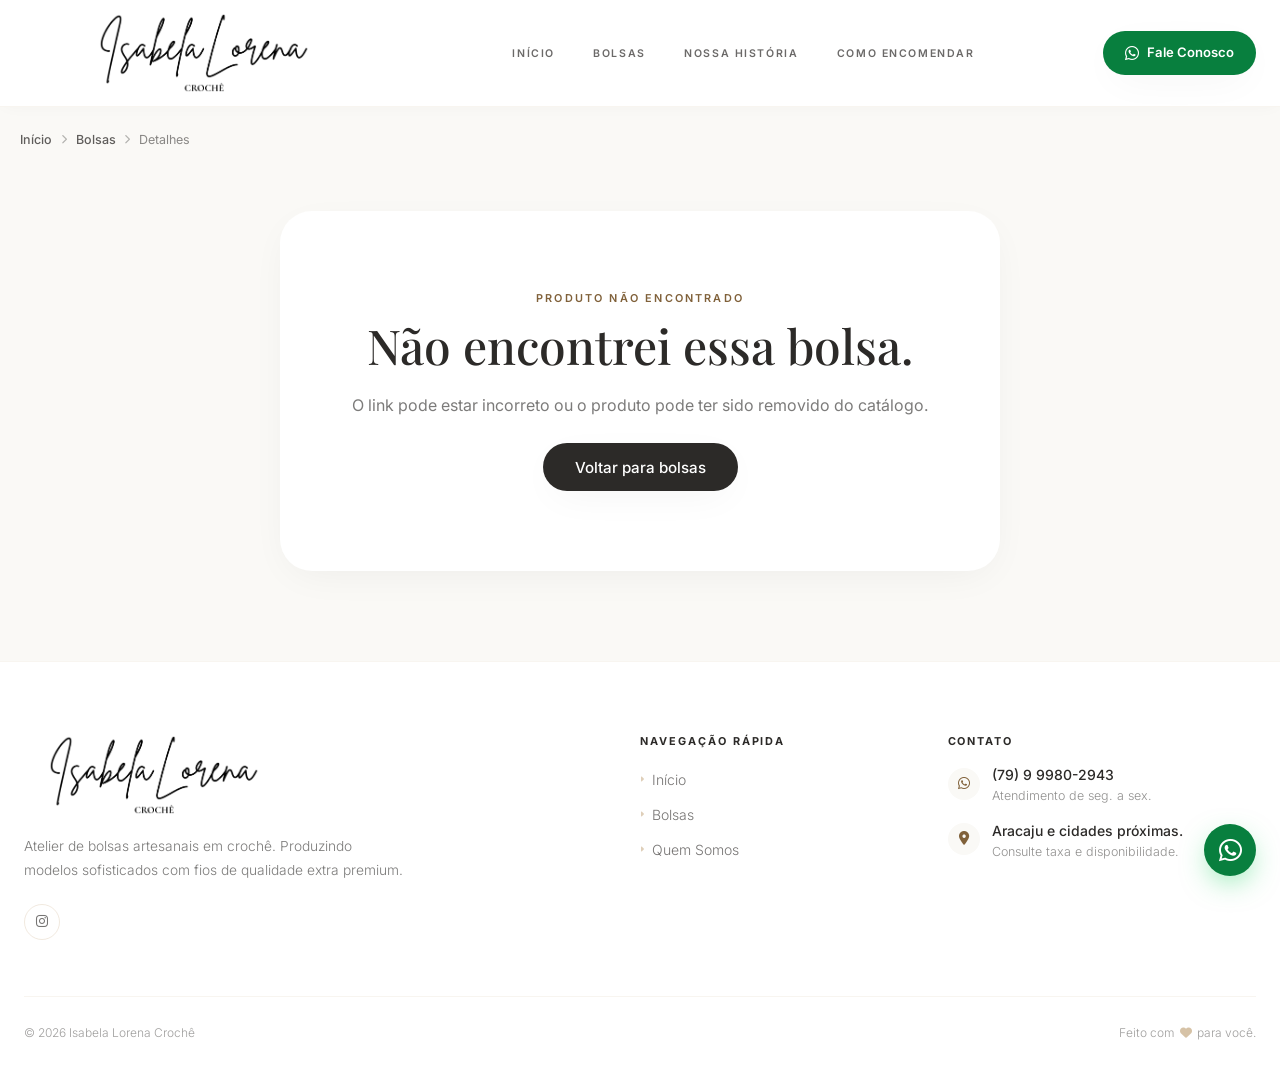
<file: produto.html>
<!doctype html>
<html lang="pt-BR">
  <head>
    <meta charset="utf-8" />
    <meta content="width=device-width, initial-scale=1.0" name="viewport" />
    <title>Detalhes da Bolsa | Isabela Lorena Crochê</title>
    <meta name="description" content="Veja fotos, preço, cores e detalhes da bolsa artesanal escolhida e encomende pelo WhatsApp." />
    <link href="https://fonts.googleapis.com" rel="preconnect" />
    <link crossorigin="" href="https://fonts.gstatic.com" rel="preconnect" />
    <link
      href="https://fonts.googleapis.com/css2?family=Inter:wght@300;400;500;600&amp;family=Playfair+Display:ital,wght@0,400;0,500;0,600;1,400;1,500&amp;display=swap"
      rel="stylesheet"
    />
    <link
      href="https://cdnjs.cloudflare.com/ajax/libs/font-awesome/6.4.0/css/all.min.css"
      rel="stylesheet"
    />
    <link href="./assets/css/main.css" rel="stylesheet" />
    <link href="./assets/css/header.css" rel="stylesheet" />
    <link href="./assets/css/components.css" rel="stylesheet" />
    <link href="./assets/css/pages/produto.css" rel="stylesheet" />
    <link href="./assets/css/pages/tamanhos.css" rel="stylesheet" />
    <link href="./assets/css/footer.css" rel="stylesheet" />
  </head>
  <body>
    <header class="site-header">
      <div class="inner">
        <a class="logo" href="index.html" aria-label="Isabela Lorena Crochê">
          <img src="assets/img/logo.png" alt="Isabela Lorena Crochê" />
        </a>
        <nav class="nav-desktop">
          <a href="index.html"> In&iacute;cio </a>
          <a href="bolsas.html"> Bolsas </a>
          <a href="sobre.html"> Nossa Hist&oacute;ria </a>
          <a href="como-encomendar.html"> Como encomendar </a>
        </nav>
        <a
          class="header-cta"
          href="https://wa.me/5579999802943"
          target="_blank"
        >
          <i class="fa-brands fa-whatsapp"> </i>
          Fale Conosco
        </a>
        <button aria-label="Abrir menu" aria-controls="mobile-menu" aria-expanded="false" class="menu-toggle" id="menu-btn">
          <i class="fa-solid fa-bars-staggered"> </i>
        </button>
      </div>
      <!-- Mobile menu -->
      <div class="mobile-menu hidden" id="mobile-menu">
        <div class="inner-mobile">
          <a href="index.html"> In&iacute;cio </a>
          <a href="bolsas.html"> Bolsas </a>
          <a href="sobre.html"> Nossa Hist&oacute;ria </a>
          <a href="como-encomendar.html"> Como encomendar </a>
          <a
            class="mobile-cta"
            href="https://wa.me/5579999802943"
            target="_blank"
          >
            <i class="fa-brands fa-whatsapp"> </i>
            Chamar no WhatsApp
          </a>
        </div>
      </div>
    </header>

    <main class="produto-page page-view">
      <section class="produto-hero-mini">
        <div class="inner">
          <div class="produto-breadcrumb" aria-label="Caminho da página">
            <a href="index.html">Início</a>
            <i class="fa-solid fa-chevron-right"></i>
            <a href="bolsas.html">Bolsas</a>
            <i class="fa-solid fa-chevron-right"></i>
            <span>Detalhes</span>
          </div>
        </div>
      </section>

      <section class="produto-detail-section">
        <div class="inner" id="produto-detalhe-root"></div>
      </section>
    </main>

    <footer class="site-footer">
      <div class="inner">
        <div class="footer-grid">
          <div class="footer-brand">
            <a
              class="footer-logo"
              href="index.html"
              aria-label="Isabela Lorena Crochê"
            >
              <img src="assets/img/logo.png" alt="Isabela Lorena Crochê" />
            </a>
            <p>
              Atelier de bolsas artesanais em crochê. Produzindo modelos
              sofisticados com fios de qualidade extra premium.
            </p>
            <div class="footer-socials">
              <a
                aria-label="Instagram"
                href="https://www.instagram.com/isabelalorenacroche/?utm_source=ig_web_button_share_sheet"
                target="_blank"
              >
                <i class="fa-brands fa-instagram"> </i>
              </a>
            </div>
          </div>
          <div class="footer-col">
            <h3>Navegação Rápida</h3>
            <ul class="footer-links">
              <li>
                <a href="index.html">
                  <i class="fa-solid fa-caret-right"> </i>
                  Início
                </a>
              </li>
              <li>
                <a href="bolsas.html">
                  <i class="fa-solid fa-caret-right"> </i>
                  Bolsas
                </a>
              </li>
              <li>
                <a href="sobre.html">
                  <i class="fa-solid fa-caret-right"> </i>
                  Quem Somos
                </a>
              </li>
            </ul>
          </div>
          <div class="footer-col">
            <h3>Contato</h3>
            <ul class="footer-contact">
              <li>
                <div class="icon">
                  <i class="fa-brands fa-whatsapp"> </i>
                </div>
                <div class="text">
                  <p>(79) 9 9980-2943</p>
                  <p>Atendimento de seg. a sex.</p>
                </div>
              </li>
              <li>
                <div class="icon"><i class="fa-solid fa-location-dot"></i></div>
                <div class="text">
                  <p>Aracaju e cidades próximas.</p>
                  <p>Consulte taxa e disponibilidade.</p>
                </div>
              </li>
            </ul>
          </div>
        </div>
        <div class="footer-bottom">
          <p>
            &copy;
            <span id="year"> </span>
            Isabela Lorena Crochê
          </p>
          <p>
            Feito com
            <i class="fa-solid fa-heart"> </i>
            para você.
          </p>
        </div>
      </div>
    </footer>

    <a
      aria-label="WhatsApp"
      class="whatsapp-float"
      href="https://wa.me/5579999802943"
      target="_blank"
    >
      <i class="fa-brands fa-whatsapp"> </i>
      <span class="tooltip"> Fale conosco! </span>
    </a>

    <script src="./assets/js/produtos.js"></script>
    <script src="./assets/js/cards.js"></script>
    <script src="./assets/js/produto-detalhe.js"></script>
    <script src="./assets/js/main.js"></script>
  </body>
</html>
</file>
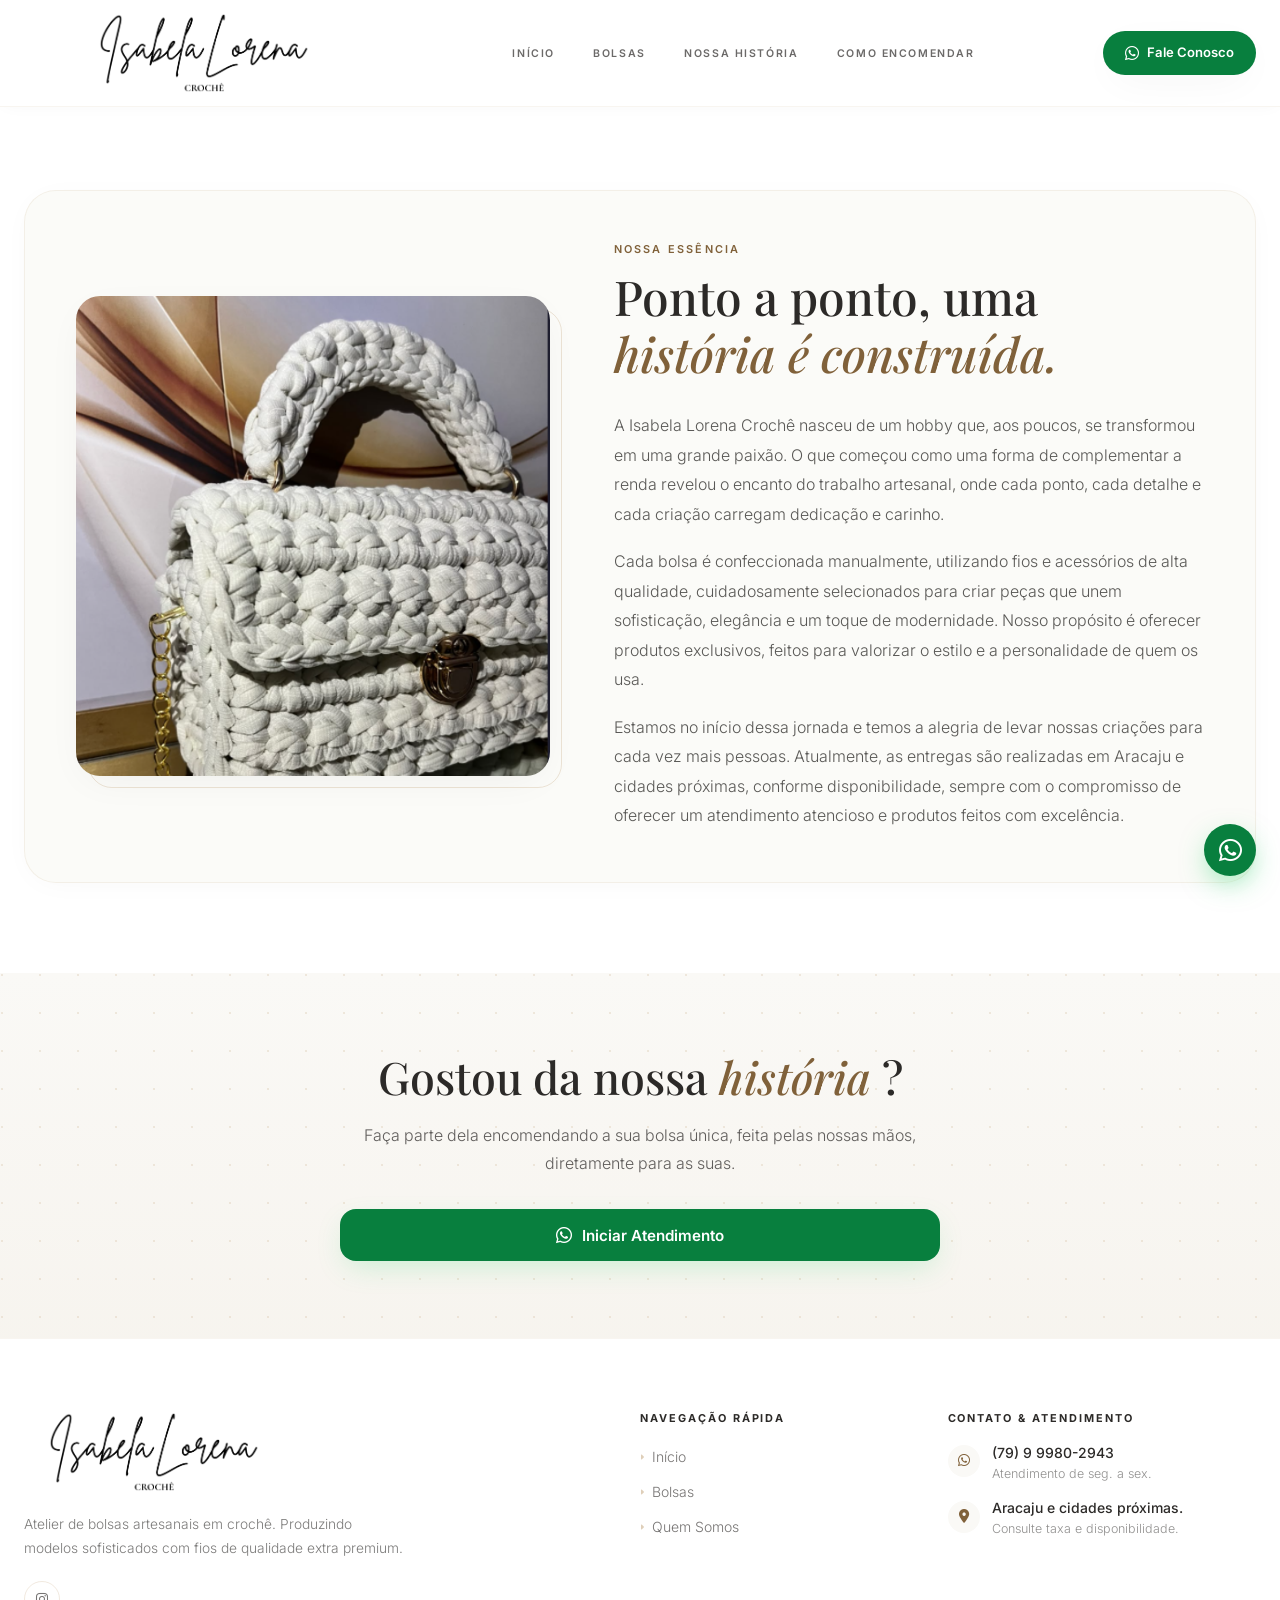
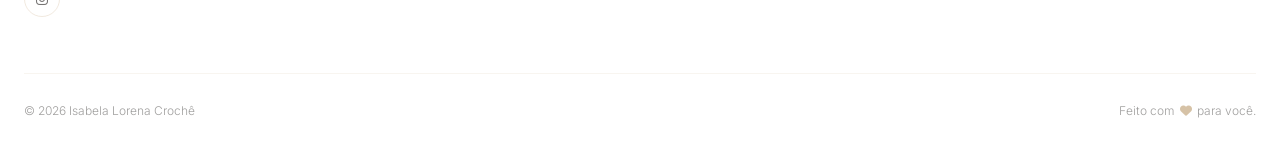
<file: sobre.html>
<!doctype html>
<html lang="pt-BR">
  <head>
    <meta charset="utf-8" />
    <meta content="width=device-width, initial-scale=1.0" name="viewport" />
    <title>Nossa Hist&oacute;ria | Isabela Lorena Crochê</title>
    <meta name="description" content="Conheça a história da Isabela Lorena Crochê, atelier de bolsas artesanais feitas à mão em Aracaju." />
    <link href="https://fonts.googleapis.com" rel="preconnect" />
    <link crossorigin="" href="https://fonts.gstatic.com" rel="preconnect" />
    <link
      href="https://fonts.googleapis.com/css2?family=Inter:wght@300;400;500;600&amp;family=Playfair+Display:ital,wght@0,400;0,500;0,600;1,400;1,500&amp;display=swap"
      rel="stylesheet"
    />
    <link
      href="https://cdnjs.cloudflare.com/ajax/libs/font-awesome/6.4.0/css/all.min.css"
      rel="stylesheet"
    />
    <link href="./assets/css/main.css" rel="stylesheet" />
    <link href="./assets/css/header.css" rel="stylesheet" />
    <link href="./assets/css/components.css" rel="stylesheet" />
    <link href="./assets/css/pages/sobre.css" rel="stylesheet" />
    <link href="./assets/css/footer.css" rel="stylesheet" />
  </head>
  <body>
    <header class="site-header">
      <div class="inner">
        <a class="logo" href="index.html" aria-label="Isabela Lorena Crochê">
          <img src="assets/img/logo.png" alt="Isabela Lorena Crochê" />
        </a>
        <nav class="nav-desktop">
          <a href="index.html"> In&iacute;cio </a>
          <a href="bolsas.html"> Bolsas </a>
          <a href="sobre.html"> Nossa Hist&oacute;ria </a>
          <a href="como-encomendar.html"> Como encomendar </a>
        </nav>
        <a
          class="header-cta"
          href="https://wa.me/5579999802943"
          target="_blank"
        >
          <i class="fa-brands fa-whatsapp"> </i>
          Fale Conosco
        </a>
        <button aria-label="Abrir menu" aria-controls="mobile-menu" aria-expanded="false" class="menu-toggle" id="menu-btn">
          <i class="fa-solid fa-bars-staggered"> </i>
        </button>
      </div>
      <!-- Mobile menu -->
      <div class="mobile-menu hidden" id="mobile-menu">
        <div class="inner-mobile">
          <a href="index.html"> In&iacute;cio </a>
          <a href="bolsas.html"> Bolsas </a>
          <a href="sobre.html"> Nossa Hist&oacute;ria </a>
          <a href="como-encomendar.html"> Como encomendar </a>
          <a
            class="mobile-cta"
            href="https://wa.me/5579999802943"
            target="_blank"
          >
            <i class="fa-brands fa-whatsapp"> </i>
            Chamar no WhatsApp
          </a>
        </div>
      </div>
    </header>
    <main class="sobre-page">
      <section class="sobre-section">
        <div class="inner">
          <div class="sobre-card">
            <div class="sobre-img-wrap">
              <img
                alt="Bolsa artesanal de croch&ecirc;"
                src="./assets/img/bolsa-ryzia-capa-banner.png"
              />
              <div class="sobre-img-frame"></div>
            </div>
            <div class="sobre-text">
              <span class="section-label"> Nossa Ess&ecirc;ncia </span>
              <h1 class="section-title">
                Ponto a ponto, uma
                <span class="highlight-word">
                  hist&oacute;ria é construída.
                </span>
              </h1>
              <p>
                A Isabela Lorena Crochê nasceu de um hobby que, aos poucos, se
                transformou em uma grande paixão. O que começou como uma forma
                de complementar a renda revelou o encanto do trabalho artesanal,
                onde cada ponto, cada detalhe e cada criação carregam dedicação
                e carinho.
              </p>
              <p>
                Cada bolsa é confeccionada manualmente, utilizando fios e
                acessórios de alta qualidade, cuidadosamente selecionados para
                criar peças que unem sofisticação, elegância e um toque de
                modernidade. Nosso propósito é oferecer produtos exclusivos,
                feitos para valorizar o estilo e a personalidade de quem os usa.
              </p>
              <p>
                Estamos no início dessa jornada e temos a alegria de levar
                nossas criações para cada vez mais pessoas. Atualmente, as
                entregas são realizadas em Aracaju e cidades próximas, conforme disponibilidade, sempre com o
                compromisso de oferecer um atendimento atencioso e produtos
                feitos com excelência.
              </p>
            </div>
          </div>
        </div>
      </section>
      <section class="cta-section">
        <div class="inner">
          <h2>
            Gostou da nossa
            <span class="highlight-word"> hist&oacute;ria </span>
            ?
          </h2>
          <p>
            Fa&ccedil;a parte dela encomendando a sua bolsa &uacute;nica, feita
            pelas nossas m&atilde;os, diretamente para as suas.
          </p>
          <a
            class="btn-whatsapp"
            href="https://wa.me/5579999802943"
            target="_blank"
          >
            <i class="fa-brands fa-whatsapp"> </i>
            Iniciar Atendimento
          </a>
        </div>
      </section>
    </main>
    <!-- ===== FOOTER ===== -->
    <footer class="site-footer">
      <div class="inner">
        <div class="footer-grid">
          <div class="footer-brand">
            <a
              class="footer-logo"
              href="index.html"
              aria-label="Isabela Lorena Crochê"
            >
              <img src="assets/img/logo.png" alt="Isabela Lorena Crochê" />
            </a>
            <p>
              Atelier de bolsas artesanais em crochê. Produzindo modelos
              sofisticados com fios de qualidade extra premium.
            </p>
            <div class="footer-socials">
              <a
                aria-label="Instagram"
                href="https://www.instagram.com/isabelalorenacroche/?utm_source=ig_web_button_share_sheet"
                target="_blank"
              >
                <i class="fa-brands fa-instagram"> </i>
              </a>
            </div>
          </div>
          <div class="footer-col">
            <h3>Navega&ccedil;&atilde;o R&aacute;pida</h3>
            <ul class="footer-links">
              <li>
                <a href="index.html">
                  <i class="fa-solid fa-caret-right"> </i>
                  In&iacute;cio
                </a>
              </li>
              <li>
                <a href="bolsas.html">
                  <i class="fa-solid fa-caret-right"> </i>
                  Bolsas
                </a>
              </li>
              <li>
                <a href="sobre.html">
                  <i class="fa-solid fa-caret-right"> </i>
                  Quem Somos
                </a>
              </li>
            </ul>
          </div>
          <div class="footer-col">
            <h3>Contato &amp; Atendimento</h3>
            <ul class="footer-contact">
              <li>
                <div class="icon">
                  <i class="fa-brands fa-whatsapp"> </i>
                </div>
                <div class="text">
                  <p>(79) 9 9980-2943</p>
                  <p>Atendimento de seg. a sex.</p>
                </div>
              </li>
              <li>
                <div class="icon"><i class="fa-solid fa-location-dot"></i></div>
                <div class="text">
                  <p>Aracaju e cidades próximas.</p>
                  <p>Consulte taxa e disponibilidade.</p>
                </div>
              </li>
            </ul>
          </div>
        </div>
        <div class="footer-bottom">
          <p>
            &copy;
            <span id="year"> </span>
            Isabela Lorena Crochê
          </p>
          <p>
            Feito com
            <i class="fa-solid fa-heart"> </i>
            para voc&ecirc;.
          </p>
        </div>
      </div>
    </footer>
    <!-- WhatsApp flutuante -->
    <a
      aria-label="WhatsApp"
      class="whatsapp-float"
      href="https://wa.me/5579999802943"
      target="_blank"
    >
      <i class="fa-brands fa-whatsapp"> </i>
      <span class="tooltip"> Fale conosco! </span>
    </a>
    <!-- JS -->
    <script src="./assets/js/produtos.js"></script>
    <script src="./assets/js/cards.js"></script>
    <script src="./assets/js/filtros.js"></script>
    <script src="./assets/js/main.js"></script>
  </body>
</html>
</file>
<file: assets/css/main.css>
/* ============================================================
   MAIN.CSS — variáveis globais, reset e estilos de base
   Carregado PRIMEIRO em todas as páginas.
   Todos os outros arquivos CSS dependem das variáveis aqui
   definidas.
   ============================================================ */

/* ============================================================
   VARIÁVEIS CSS (design tokens)
   ============================================================ */

:root {
  /* ---- Paleta de cores ---- */
  --color-light: #faf9f6; /* fundo geral das páginas        */
  --color-primary: #80613a; /* dourado acessível para textos   */
  --color-primary-text: #80613a;
  --color-primary-light: #d6bf9e; /* versão clara do dourado         */
  --color-dark: #2c2a28; /* texto e títulos principais      */
  --color-accent: #f0ebe1; /* fundo de cards e skeletons      */
  --color-whatsapp: #087f3e; /* contraste AA com texto branco   */
  --color-whatsapp-dark: #056a33; /* hover do botão WhatsApp        */

  /* ---- Bordas arredondadas ---- */
  --radius-card: 1.5rem;

  /* ---- Sombras ---- */
  --shadow-soft: 0 10px 40px -10px rgba(0, 0, 0, 0.06);
  --shadow-hover: 0 20px 40px -10px rgba(197, 168, 128, 0.18);

  /* ---- Tipografia ---- */
  --font-serif: "Playfair Display", serif; /* títulos e destaques     */
  --font-sans: "Inter", sans-serif; /* corpo e interface        */

  /* ---- Espaçamentos responsivos (usados via var()) ---- */
  --section-gap: clamp(3rem, 6vw, 5.5rem);
  --inner-padding: clamp(1rem, 4vw, 1.5rem);

  /* ---- Alturas de fallback para imagens de produto ----
     Usadas apenas em browsers sem suporte a aspect-ratio.       */
  --img-height-mobile: 220px;
  --img-height-sm: 260px;
  --img-height-md: 300px;
  --img-height-lg: 320px;
}

/* ============================================================
   RESET GLOBAL
   box-sizing: border-box em todos os elementos elimina a
   necessidade de calcular bordas/paddings manualmente.
   ============================================================ */

*,
*::before,
*::after {
  box-sizing: border-box;
  margin: 0;
  padding: 0;
}

/* Rolagem suave para âncoras (#destaques, etc.) */
html {
  scroll-behavior: smooth;

  /* Previne aumento automático de fonte em iOS ao girar o device */
  -webkit-text-size-adjust: 100%;
  text-size-adjust: 100%;
}

/* ---- CORPO ---- */

body {
  font-family: var(--font-sans);
  background-color: var(--color-light);
  color: var(--color-dark);

  /* Suaviza a renderização de fontes no macOS/iOS */
  -webkit-font-smoothing: antialiased;
  -moz-osx-font-smoothing: grayscale;

  /* Evita scrollbar horizontal acidental */
  overflow-x: hidden;

  /* Layout em coluna para que o footer fique fixo no rodapé
     mesmo em páginas com pouco conteúdo                         */
  display: flex;
  flex-direction: column;
  min-height: 100vh;
}

/* O <main> cresce para preencher o espaço entre header e footer */
main {
  flex-grow: 1;
}

/* ---- ELEMENTOS BÁSICOS ---- */

/* Imagens não vazam do container */
img {
  display: block;
  max-width: 100%;
  height: auto;
}

/* Remove sublinhado de links — cada componente define sua cor */
a {
  text-decoration: none;
  color: inherit;
}

/* Botões herdam a fonte do body (padrão do browser não herda) */
button {
  font-family: inherit;
}

/* ============================================================
   UTILITÁRIOS GLOBAIS
   ============================================================ */

/*
  Aplica itálico dourado nos trechos de título em destaque.
  Usado via <span class="highlight-word"> no HTML.
*/
.highlight-word {
  font-style: italic;
  color: var(--color-primary-text);
  font-weight: 500;
}

/*
  Wrapper de largura máxima reutilizado em todas as seções.
  Pode ser sobrescrito localmente se necessário.
*/
.inner {
  max-width: 1280px;
  margin: 0 auto;
  padding: 0 var(--inner-padding);
}

/* ============================================================
   ANIMAÇÕES
   ============================================================ */

/* Entrada suave da página inteira ao carregar */
.page-view {
  animation: elegantFadeIn 0.55s cubic-bezier(0.16, 1, 0.3, 1) forwards;
}

@keyframes elegantFadeIn {
  from {
    opacity: 0;
    transform: translateY(14px);
  }
  to {
    opacity: 1;
    transform: translateY(0);
  }
}

/* Flutuação contínua — usada nos orbs decorativos do hero */
@keyframes float {
  0%,
  100% {
    transform: translateY(0);
  }
  50% {
    transform: translateY(-12px);
  }
}

.animate-float {
  animation: float 6s ease-in-out infinite;
}

/* Revelação de imagem após carregamento lazy */
@keyframes imgReveal {
  from {
    opacity: 0;
    transform: scale(1.03);
  }
  to {
    opacity: 1;
    transform: scale(1);
  }
}

/* Shimmer do skeleton loader de imagens (definido em components.css) */
@keyframes shimmer {
  0% {
    background-position: 200% 0;
  }
  100% {
    background-position: -200% 0;
  }
}

/* ============================================================
   IMAGEM DE PRODUTO (estilos globais)
   Complementados e sobrescritos em components.css e catalog.css
   ============================================================ */

/*
  Base da imagem: cobre o wrapper por completo (position:absolute
  + inset:0 definidos nos contextos que usam aspect-ratio).
  Transition dupla: zoom suave + fade de opacidade no lazy-load.
*/
.product-img {
  background: var(--color-accent);
  width: 100%;
  height: 100%;
  object-fit: cover;
  object-position: center top;
  transition:
    transform 0.7s cubic-bezier(0.25, 0.46, 0.45, 0.94),
    opacity 0.15s ease;
}

/* Zoom suave no hover do card */
.product-card:hover .product-img {
  transform: scale(1.05);
}

/* Animação de fade-in após o carregamento da imagem */
.product-img.loaded {
  animation: imgReveal 0.45s ease forwards;
}

/*
  Estado de erro: quando a imagem falha ao carregar e o fallback
  SVG é inserido, ajustamos o object-fit para não distorcer o ícone
  e adicionamos leve opacidade.
*/
.product-img[data-error="true"],
.product-img.img-error {
  object-fit: contain;
  padding: 1.5rem;
  background: var(--color-accent);
  opacity: 0.5;
}

/* ============================================================
   GRID DE DESTAQUES (home)
   Transição de opacidade controlada pelo filtro (filtros.js)
   ============================================================ */

#grid-destaques {
  transition: opacity 0.25s ease-in-out;
}

/* ============================================================
   SCROLLBAR CUSTOMIZADA (Webkit)
   ============================================================ */

::-webkit-scrollbar {
  width: 5px;
}
::-webkit-scrollbar-track {
  background: var(--color-light);
}
::-webkit-scrollbar-thumb {
  background: var(--color-primary-light);
  border-radius: 4px;
}

/* ============================================================
   ACESSIBILIDADE
   ============================================================ */

/*
  Anel de foco visível para navegação por teclado.
  Removido visualmente com :focus (não :focus-visible) para não
  afetar cliques com mouse.
*/
:focus-visible {
  outline: 2px solid var(--color-primary);
  outline-offset: 3px;
  border-radius: 4px;
}

/* ============================================================
   SELEÇÃO DE TEXTO
   ============================================================ */

::selection {
  background: rgba(197, 168, 128, 0.25);
  color: var(--color-dark);
}

/* ============================================================
   AJUSTES RESPONSIVOS GLOBAIS
   Mantém regras gerais aqui para evitar repetição nas páginas.
   ============================================================ */

html {
  overflow-x: hidden;
}

body {
  min-width: 320px;
}

.inner {
  width: min(100%, 1280px);
}

@media (max-width: 767px) {
  :root {
    --inner-padding: clamp(1rem, 5vw, 1.25rem);
    --radius-card: 1.25rem;
  }

  .section-title {
    word-break: normal;
    overflow-wrap: anywhere;
  }
}

@media (max-width: 359px) {
  :root {
    --inner-padding: 0.85rem;
  }
}

@media (prefers-reduced-motion: reduce) {
  *,
  *::before,
  *::after {
    scroll-behavior: auto !important;
    animation-duration: 0.01ms !important;
    animation-iteration-count: 1 !important;
    transition-duration: 0.01ms !important;
  }
}
</file>
<file: assets/css/header.css>
/* ============================================================
   HEADER.CSS — header fixo, responsivo, nav e menu mobile
   ============================================================ */

:root {
  --header-height: 96px;
}

/* Compensa o header fixo */
body {
  padding-top: var(--header-height);
}

/* ============================================================
   HEADER BASE
   ============================================================ */

.site-header {
  position: fixed;
  top: 0;
  left: 0;
  width: 100%;
  z-index: 999;

  background: rgba(255, 255, 255, 0.96);
  backdrop-filter: blur(16px);
  -webkit-backdrop-filter: blur(16px);

  border-bottom: 1px solid rgba(197, 168, 128, 0.12);
  box-shadow: 0 2px 16px -4px rgba(0, 0, 0, 0.04);
}

.site-header .inner {
  max-width: 1280px;
  min-height: var(--header-height);
  margin: 0 auto;
  padding: 0.75rem clamp(1rem, 3vw, 1.5rem);

  display: flex;
  align-items: center;
  justify-content: space-between;
  gap: clamp(0.8rem, 2vw, 1.5rem);
}

/* ============================================================
   LOGO
   ============================================================ */

.site-header .logo {
  display: flex;
  align-items: center;
  flex-shrink: 0;
  line-height: 0;
  text-decoration: none;
}

.site-header .logo img {
  display: block;
  width: clamp(190px, 20vw, 330px);
  max-height: 78px;
  height: auto;
  object-fit: contain;
}

/* ============================================================
   NAV DESKTOP
   ============================================================ */

.nav-desktop {
  display: flex;
  align-items: center;
  justify-content: center;
  gap: clamp(1rem, 2vw, 2.25rem);

  min-width: 0;
  flex: 1;
}

.nav-desktop a,
.nav-desktop button {
  display: inline-flex;
  align-items: center;
  gap: 0.35rem;

  padding: 0;
  border: none;
  background: none;

  font-size: clamp(0.66rem, 0.8vw, 0.75rem);
  font-weight: 600;
  letter-spacing: clamp(0.1em, 0.18vw, 0.15em);
  text-transform: uppercase;

  color: rgba(44, 42, 40, 0.7);
  cursor: pointer;
  white-space: nowrap;

  transition: color 0.25s ease;
}

.nav-desktop a:hover,
.nav-desktop button:hover {
  color: var(--color-primary);
}

/* ============================================================
   DROPDOWN
   ============================================================ */

.dropdown {
  position: relative;
  padding: 0.5rem 0;
}

.dropdown-panel {
  position: absolute;
  top: calc(100% + 0.5rem);
  left: -1rem;

  min-width: 13rem;
  overflow: hidden;

  background: #fff;
  border: 1px solid rgba(197, 168, 128, 0.12);
  border-radius: 1rem;
  box-shadow: var(--shadow-soft);

  opacity: 0;
  visibility: hidden;
  transform: translateY(6px);

  transition: all 0.25s ease;
}

.dropdown:hover .dropdown-panel {
  opacity: 1;
  visibility: visible;
  transform: translateY(0);
}

.dropdown:hover .chevron {
  transform: rotate(180deg);
}

.chevron {
  font-size: 0.6rem;
  transition: transform 0.3s ease;
}

.dropdown-panel a {
  display: flex;
  align-items: center;
  gap: 0.5rem;

  padding: 0.75rem 1.5rem;

  font-size: 0.85rem;
  font-weight: 400;
  letter-spacing: 0;
  text-transform: none;

  color: rgba(44, 42, 40, 0.8);
  transition:
    background 0.2s ease,
    color 0.2s ease;
}

.dropdown-panel a:hover {
  background: var(--color-light);
  color: var(--color-primary);
}

.dropdown-panel a i {
  font-size: 0.45rem;
  color: rgba(197, 168, 128, 0.5);
}

/* ============================================================
   CTA HEADER
   ============================================================ */

.header-cta {
  display: inline-flex;
  align-items: center;
  justify-content: center;
  gap: 0.55rem;

  flex-shrink: 0;

  min-height: 44px;
  padding: 0.72rem 1.2rem;
  border-radius: 999px;

  background: var(--color-whatsapp);
  color: #fff;

  font-size: 0.82rem;
  font-weight: 600;
  line-height: 1;
  white-space: nowrap;

  box-shadow: var(--shadow-soft);
  transition:
    background 0.25s ease,
    transform 0.25s ease,
    box-shadow 0.25s ease;
}

.header-cta:hover {
  background: var(--color-whatsapp-dark);
  transform: translateY(-2px);
  box-shadow: 0 12px 24px -6px rgba(37, 211, 102, 0.3);
}

.header-cta i {
  display: flex;
  align-items: center;
  justify-content: center;

  font-size: 1rem;
  line-height: 1;
  flex-shrink: 0;
}

/* ============================================================
   HAMBURGER
   ============================================================ */

.menu-toggle {
  display: none;
  align-items: center;
  justify-content: center;

  width: 2.65rem;
  height: 2.65rem;
  padding: 0;

  border: none;
  border-radius: 999px;
  background: rgba(240, 235, 225, 0.72);

  color: var(--color-dark);
  font-size: 1.35rem;

  cursor: pointer;
  flex-shrink: 0;

  transition:
    background 0.25s ease,
    transform 0.25s ease;
}

.menu-toggle:hover {
  background: rgba(197, 168, 128, 0.2);
  transform: translateY(-1px);
}

/* ============================================================
   MENU MOBILE
   ============================================================ */

.mobile-menu {
  position: fixed;
  top: var(--header-height);
  left: 0;
  right: 0;
  z-index: 998;

  max-height: calc(100vh - var(--header-height));
  overflow-y: auto;

  background: #fff;
  border-top: 1px solid rgba(197, 168, 128, 0.1);
  box-shadow: 0 16px 40px -10px rgba(0, 0, 0, 0.1);
}

.mobile-menu.hidden {
  display: none;
}

.mobile-menu .inner-mobile {
  display: flex;
  flex-direction: column;
  gap: 0;

  max-width: 1280px;
  margin: 0 auto;
  padding: 1.25rem clamp(1rem, 4vw, 1.5rem) 1.5rem;
}

.mobile-menu a,
.mobile-menu .mobile-cat-title {
  display: block;

  padding: 0.9rem 0;
  border-bottom: 1px solid rgba(240, 235, 225, 0.8);

  font-family: var(--font-serif);
  font-size: 1.08rem;
  color: var(--color-dark);

  transition: color 0.2s ease;
}

.mobile-menu a:hover {
  color: var(--color-primary);
}

.mobile-menu .mobile-cat-title {
  padding-bottom: 0.5rem;
  border-bottom: none;
  font-weight: 500;
}

.mobile-menu .mobile-sub {
  display: flex;
  flex-direction: column;
  gap: 0;

  margin-bottom: 0;
  padding-left: 1rem;
  padding-bottom: 0.5rem;

  border-bottom: 1px solid rgba(240, 235, 225, 0.8);
}

.mobile-menu .mobile-sub a {
  padding: 0.4rem 0;
  border-bottom: none;

  font-family: var(--font-sans);
  font-size: 0.95rem;
  color: rgba(44, 42, 40, 0.65);
}

.mobile-cta {
  display: flex !important;
  align-items: center;
  justify-content: center;
  gap: 0.5rem;

  margin-top: 1.25rem;
  padding: 0.85rem;
  border-bottom: none !important;
  border-radius: 0.85rem;

  background: var(--color-whatsapp);
  color: #fff !important;

  font-family: var(--font-sans) !important;
  font-size: 0.95rem !important;
  font-weight: 600;
}

/* ============================================================
   DESKTOP GRANDE
   ============================================================ */

@media (min-width: 1280px) {
  :root {
    --header-height: 100px;
  }

  .site-header .logo img {
    width: 360px;
    max-height: 82px;
  }

  .nav-desktop {
    gap: 2.4rem;
  }

  .header-cta {
    padding-inline: 1.35rem;
  }
}

/* ============================================================
   DESKTOP MÉDIO / NOTEBOOK
   ============================================================ */

@media (min-width: 1024px) and (max-width: 1279px) {
  :root {
    --header-height: 92px;
  }

  .site-header .logo img {
    width: clamp(220px, 22vw, 300px);
    max-height: 74px;
  }

  .nav-desktop {
    gap: clamp(0.9rem, 1.8vw, 1.8rem);
  }

  .nav-desktop a,
  .nav-desktop button {
    font-size: 0.68rem;
    letter-spacing: 0.11em;
  }

  .header-cta {
    min-height: 42px;
    padding-inline: 1rem;
    font-size: 0.78rem;
  }
}

/* ============================================================
   TABLET HORIZONTAL / TELAS APERTADAS
   Some com CTA para caber melhor a nav.
   ============================================================ */

@media (min-width: 900px) and (max-width: 1023px) {
  :root {
    --header-height: 86px;
  }

  .site-header .logo img {
    width: clamp(190px, 22vw, 240px);
    max-height: 68px;
  }

  .nav-desktop {
    gap: clamp(0.8rem, 1.6vw, 1.4rem);
  }

  .nav-desktop a,
  .nav-desktop button {
    font-size: 0.65rem;
    letter-spacing: 0.1em;
  }

  .header-cta {
    display: none;
  }
}

/* ============================================================
   MOBILE / TABLET VERTICAL
   ============================================================ */

@media (max-width: 899px) {
  :root {
    --header-height: 76px;
  }

  .site-header .inner {
    padding: 0.55rem clamp(0.9rem, 4vw, 1.25rem);
    gap: 0.75rem;
  }

  .site-header .logo img {
    width: clamp(150px, 48vw, 220px);
    max-height: 58px;
  }

  .nav-desktop,
  .header-cta {
    display: none;
  }

  .menu-toggle {
    display: inline-flex;
  }
}

/* ============================================================
   MOBILE PEQUENO
   ============================================================ */

@media (max-width: 480px) {
  :root {
    --header-height: 74px;
  }

  .site-header .inner {
    padding-inline: 0.9rem;
  }

  .site-header .logo img {
    width: clamp(142px, 45vw, 190px);
    max-height: 54px;
  }

  .menu-toggle {
    width: 2.55rem;
    height: 2.55rem;
    font-size: 1.25rem;
  }

  .mobile-menu .inner-mobile {
    padding-top: 1rem;
  }

  .mobile-menu a,
  .mobile-menu .mobile-cat-title {
    font-size: 1rem;
  }
}

/* ============================================================
   MOBILE MUITO PEQUENO
   ============================================================ */

@media (max-width: 360px) {
  :root {
    --header-height: 70px;
  }

  .site-header .logo img {
    width: clamp(130px, 43vw, 165px);
    max-height: 50px;
  }

  .menu-toggle {
    width: 2.45rem;
    height: 2.45rem;
  }
}
</file>
<file: assets/css/components.css>
/* ============================================================
   COMPONENTS.CSS — cards de produto, badges, botões, CTA,
   WhatsApp flutuante, barra de benefícios
   ============================================================ */

/* ---- BARRA DE BENEFÍCIOS ---- */

.benefits-bar {
  background: #fff;
  border-top: 1px solid rgba(197, 168, 128, 0.1);
  border-bottom: 1px solid rgba(197, 168, 128, 0.1);
  padding: 1.5rem 0;
  box-shadow: 0 2px 12px -4px rgba(0, 0, 0, 0.03);
}

.benefits-bar .inner {
  max-width: 1280px;
  margin: 0 auto;
  padding: 0 1.25rem;
  display: grid;
  grid-template-columns: repeat(2, 1fr);
  gap: 1.25rem;
}

@media (min-width: 768px) {
  .benefits-bar .inner {
    grid-template-columns: repeat(4, 1fr);
  }
}

.benefit-item {
  display: flex;
  flex-direction: column;
  align-items: center;
  text-align: center;
  padding: 0 0.5rem;
}

.benefit-item + .benefit-item {
  border-left: 1px solid rgba(197, 168, 128, 0.12);
}

@media (max-width: 767px) {
  .benefit-item:nth-child(1),
  .benefit-item:nth-child(3) {
    border-left: none;
  }
  .benefit-item:nth-child(3),
  .benefit-item:nth-child(4) {
    border-top: 1px solid rgba(197, 168, 128, 0.12);
    padding-top: 1.25rem;
  }
}

.benefit-item i {
  font-size: 1.4rem;
  color: var(--color-primary);
  margin-bottom: 0.4rem;
}

.benefit-item h4 {
  font-size: 0.7rem;
  font-weight: 600;
  text-transform: uppercase;
  letter-spacing: 0.1em;
  color: var(--color-dark);
  margin-bottom: 0.2rem;
}

.benefit-item p {
  font-size: 0.7rem;
  color: rgba(44, 42, 40, 0.55);
}

/* ---- SECTION LABELS ---- */

.section-label {
  display: block;
  font-size: 0.68rem;
  font-weight: 600;
  text-transform: uppercase;
  letter-spacing: 0.2em;
  color: var(--color-primary-text);
  margin-bottom: 0.75rem;
}

.section-title {
  font-family: var(--font-serif);
  font-size: clamp(1.6rem, 4vw, 3rem);
  font-weight: 500;
  color: var(--color-dark);
  line-height: 1.2;
}

.section-subtitle {
  font-size: clamp(0.9rem, 2vw, 1rem);
  color: rgba(44, 42, 40, 0.65);
  font-weight: 300;
  line-height: 1.7;
  max-width: 36rem;
}

/* ---- CTA SECTION ---- */

.cta-section {
  padding: clamp(3rem, 6vw, 5rem) 0;
  background: linear-gradient(
    180deg,
    var(--color-light) 0%,
    rgba(240, 235, 225, 0.55) 100%
  );
  position: relative;
  overflow: hidden;
  text-align: center;
}

.cta-section::before {
  content: "";
  position: absolute;
  inset: 0;
  background-image: radial-gradient(
    circle at 2px 2px,
    rgba(197, 168, 128, 0.22) 1px,
    transparent 0
  );
  background-size: 38px 38px;
  pointer-events: none;
}

.cta-section .inner {
  position: relative;
  z-index: 1;
  max-width: 640px;
  margin: 0 auto;
  padding: 0 1.25rem;
}

.cta-section h2 {
  font-family: var(--font-serif);
  font-size: clamp(1.5rem, 4vw, 2.8rem);
  font-weight: 500;
  margin-bottom: 1rem;
  line-height: 1.25;
}

.cta-section p {
  font-size: clamp(0.9rem, 2vw, 1rem);
  color: rgba(44, 42, 40, 0.75);
  font-weight: 300;
  line-height: 1.75;
  margin-bottom: 2rem;
}

/* ---- GRID GERAL ---- */

.products-grid {
  display: grid;
  grid-template-columns: 1fr;
  gap: 1.25rem;
}

@media (min-width: 480px) {
  .products-grid {
    grid-template-columns: repeat(2, 1fr);
  }
}

@media (min-width: 1024px) {
  .products-grid {
    grid-template-columns: repeat(4, 1fr);
    gap: 1.75rem;
  }
}

/* ---- PRODUCT CARD ---- */

.product-card {
  background: #fff;
  border-radius: var(--radius-card);
  overflow: hidden;
  box-shadow: var(--shadow-soft);
  border: 1px solid transparent;
  display: flex;
  flex-direction: column;
  height: 100%;
  transition:
    box-shadow 0.4s ease,
    border-color 0.4s ease,
    transform 0.35s ease;
}

.product-card:hover {
  box-shadow: var(--shadow-hover);
  border-color: rgba(197, 168, 128, 0.2);
  transform: translateY(-5px);
}

/* ---- WRAP DE IMAGEM ---- */

.product-image-wrap {
  position: relative;
  overflow: hidden;
  /* Proporção 4:5 — ótima para produtos verticais (bolsas) */
  aspect-ratio: 4 / 5;
  background: var(--color-accent);
  flex-shrink: 0;
}

/* Fallback para navegadores sem suporte a aspect-ratio */
@supports not (aspect-ratio: 4 / 5) {
  .product-image-wrap {
    height: var(--img-height-md);
  }
}

/* Ajuste para cards na home (grid de destaques) */
#grid-destaques .product-image-wrap {
  aspect-ratio: 3 / 4;
}

/* ---- PRODUTO IMAGEM ---- */

.product-img {
  position: absolute;
  inset: 0;
  width: 100%;
  height: 100%;
  object-fit: cover;
  object-position: center top;
  transition:
    transform 0.75s cubic-bezier(0.25, 0.46, 0.45, 0.94),
    opacity 0.2s ease;
}

.product-card:hover .product-img {
  transform: scale(1.06);
}

/* ---- SKELETON LOADER ---- */

.product-image-wrap::before {
  content: "";
  position: absolute;
  inset: 0;
  background: linear-gradient(
    90deg,
    var(--color-accent) 25%,
    rgba(240, 235, 225, 0.6) 50%,
    var(--color-accent) 75%
  );
  background-size: 200% 100%;
  animation: shimmer 1.4s infinite linear;
  z-index: 0;
  transition: opacity 0.3s ease;
}

.product-image-wrap.img-loaded::before {
  opacity: 0;
  pointer-events: none;
}

@keyframes shimmer {
  0% {
    background-position: 200% 0;
  }
  100% {
    background-position: -200% 0;
  }
}

/* Garante que a img fique acima do skeleton */
.product-img {
  z-index: 1;
}

/* ---- BADGE ---- */

.product-badge {
  position: absolute;
  top: 0.85rem;
  left: 0.85rem;
  z-index: 2;
  background: rgba(255, 255, 255, 0.92);
  backdrop-filter: blur(8px);
  -webkit-backdrop-filter: blur(8px);
  padding: 0.4rem 0.8rem;
  border-radius: 999px;
  font-size: 0.66rem;
  font-weight: 600;
  letter-spacing: 0.12em;
  text-transform: uppercase;
  color: var(--color-dark);
}

/* ---- CONTENT ---- */

.product-card .content {
  padding: clamp(1.1rem, 3vw, 1.75rem);
  display: flex;
  flex-direction: column;
  flex-grow: 1;
  text-align: center;
}

.product-card h3 {
  font-family: var(--font-serif);
  font-size: clamp(1.15rem, 2.5vw, 1.5rem);
  color: var(--color-dark);
  margin-bottom: 0.6rem;
  line-height: 1.25;
}

.product-card p {
  font-size: clamp(0.82rem, 1.5vw, 0.95rem);
  line-height: 1.65;
  color: rgba(44, 42, 40, 0.7);
  margin-bottom: 1.25rem;
  flex-grow: 1;
}

/* ---- VARIANTES ---- */

.variants {
  display: flex;
  justify-content: center;
  gap: 0.7rem;
  margin-bottom: 1.5rem;
  flex-wrap: wrap;
}

.variant-btn {
  width: 1.15rem;
  height: 1.15rem;
  border-radius: 999px;
  border: 2px solid #fff;
  cursor: pointer;
  transition:
    transform 0.25s ease,
    outline-offset 0.25s ease;
  box-shadow: 0 2px 8px rgba(0, 0, 0, 0.14);
  flex-shrink: 0;
}

.variant-btn:hover {
  transform: scale(1.2);
}

.variant-btn.active {
  transform: scale(1.25);
  outline: 2px solid var(--color-primary);
  outline-offset: 3px;
}

/* ---- BOTÕES ---- */

.btn-whatsapp {
  display: inline-flex;
  align-items: center;
  justify-content: center;
  gap: 0.65rem;
  width: 100%;
  min-height: 52px;
  padding: 0.9rem 1.25rem;
  border-radius: 1rem;
  background: var(--color-whatsapp);
  color: #fff;
  font-size: clamp(0.82rem, 1.8vw, 0.95rem);
  font-weight: 600;
  line-height: 1;
  text-decoration: none;
  text-align: center;
  transition:
    transform 0.3s ease,
    background 0.3s ease,
    box-shadow 0.3s ease;
  box-shadow: 0 10px 30px -8px rgba(37, 211, 102, 0.25);
  margin-top: auto;
}

.btn-whatsapp:hover {
  background: var(--color-whatsapp-dark);
  transform: translateY(-2px);
  box-shadow: 0 18px 36px -8px rgba(37, 211, 102, 0.35);
}

.btn-whatsapp i {
  display: flex;
  align-items: center;
  justify-content: center;
  font-size: 1.15rem;
  line-height: 1;
  flex-shrink: 0;
}

.btn-dark {
  display: inline-flex;
  align-items: center;
  justify-content: center;
  background: var(--color-dark);
  color: #fff;
  padding: 0.9rem 2rem;
  border-radius: 9999px;
  font-size: 0.95rem;
  font-weight: 500;
  transition: all 0.4s ease;
  box-shadow: var(--shadow-soft);
}

.btn-dark:hover {
  background: var(--color-primary);
  transform: translateY(-3px);
  box-shadow: 0 16px 32px -8px rgba(197, 168, 128, 0.3);
}

.btn-outline {
  display: inline-flex;
  align-items: center;
  justify-content: center;
  background: #fff;
  border: 1.5px solid rgba(197, 168, 128, 0.35);
  color: var(--color-dark);
  padding: 0.9rem 2rem;
  border-radius: 9999px;
  font-size: 0.95rem;
  font-weight: 500;
  transition: all 0.4s ease;
}

.btn-outline:hover {
  border-color: var(--color-primary);
  background: var(--color-light);
}

/* ---- WHATSAPP FLUTUANTE ---- */

.whatsapp-float {
  position: fixed;
  bottom: 1.5rem;
  right: 1.5rem;
  z-index: 100;
  width: 3.25rem;
  height: 3.25rem;
  background: var(--color-whatsapp);
  color: #fff;
  border-radius: 9999px;
  display: flex;
  align-items: center;
  justify-content: center;
  font-size: 1.65rem;
  box-shadow: 0 10px 28px -5px rgba(37, 211, 102, 0.5);
  transition: all 0.3s ease;
}

.product-card .product-order-note {
  flex-grow: 0;
  margin: -0.35rem 0 1rem;
  color: rgba(44, 42, 40, 0.64);
  font-size: 0.74rem;
  font-weight: 600;
  line-height: 1.45;
}

/* A barra fixa já é o CTA principal na página de produto mobile. */
@media (max-width: 767px) {
  .produto-page ~ .whatsapp-float {
    display: none;
  }
}

.whatsapp-float:hover {
  background: var(--color-whatsapp-dark);
  transform: scale(1.1);
}

.whatsapp-float .tooltip {
  position: absolute;
  right: calc(100% + 0.75rem);
  top: 50%;
  transform: translateY(-50%);
  background: #fff;
  color: var(--color-dark);
  font-size: 0.72rem;
  font-weight: 600;
  padding: 0.4rem 0.7rem;
  border-radius: 0.5rem;
  box-shadow: var(--shadow-soft);
  border: 1px solid rgba(197, 168, 128, 0.12);
  white-space: nowrap;
  opacity: 0;
  visibility: hidden;
  transition: all 0.3s ease;
  font-family: var(--font-sans);
}

.whatsapp-float:hover .tooltip {
  opacity: 1;
  visibility: visible;
}

/* Em mobile, esconde o tooltip para evitar overflow */
@media (max-width: 480px) {
  .whatsapp-float .tooltip {
    display: none;
  }
}

/* ---- ESTADOS VAZIOS ---- */

.catalog-empty,
.empty-products {
  text-align: center;
  padding: 4rem 1.25rem;
  color: rgba(44, 42, 40, 0.45);
  font-size: 0.95rem;
  grid-column: 1 / -1;
}

/* ---- CATALOG HEADER ---- */

.catalog-header {
  text-align: center;
  padding: 0;
  margin-bottom: 3.5rem;
}

.catalog-header .divider {
  width: 3.5rem;
  height: 1px;
  background: rgba(197, 168, 128, 0.4);
  margin: 1.75rem auto 0;
}

/* ============================================================
   RESPONSIVE BREAKPOINTS GERAIS
   ============================================================ */

/* Telas muito pequenas (< 360px) */
@media (max-width: 359px) {
  .product-card h3 {
    font-size: 1rem;
  }
  .product-card p {
    font-size: 0.78rem;
  }
  .btn-whatsapp {
    font-size: 0.78rem;
    min-height: 46px;
    padding: 0.75rem 1rem;
  }
}

/* Tablet portrait (600px–899px) — 2 colunas confortáveis */
@media (min-width: 600px) and (max-width: 899px) {
  .product-card .content {
    padding: 1.35rem;
  }
}

/* Tablet landscape / desktop pequeno (900px–1199px) — 3 colunas */
@media (min-width: 900px) and (max-width: 1199px) {
  .products-grid {
    grid-template-columns: repeat(3, 1fr);
    gap: 1.5rem;
  }
}

/* ---- PREÇOS DOS PRODUTOS ---- */
.product-price {
  display: flex;
  flex-direction: column;
  gap: 0.35rem;
  padding: 0.85rem 0.95rem;
  margin: 0 0 1.15rem;
  border-radius: 1rem;
  background: rgba(240, 235, 225, 0.65);
  border: 1px solid rgba(197, 168, 128, 0.22);
  text-align: left;
}

.price-line {
  display: flex;
  justify-content: space-between;
  align-items: baseline;
  gap: 0.75rem;
  line-height: 1.25;
}

.price-line span {
  font-size: 0.74rem;
  font-weight: 600;
  letter-spacing: 0.08em;
  text-transform: uppercase;
  color: rgba(44, 42, 40, 0.58);
}

.price-line strong {
  font-size: clamp(0.92rem, 2vw, 1.05rem);
  color: var(--color-dark);
  font-weight: 700;
  white-space: nowrap;
}

.price-pix strong {
  color: var(--color-whatsapp-dark);
}

.product-price small {
  display: block;
  padding-top: 0.15rem;
  color: rgba(44, 42, 40, 0.55);
  font-size: 0.74rem;
  line-height: 1.35;
}

@media (max-width: 479px) {
  .product-price {
    padding: 0.75rem;
    margin-bottom: 0.95rem;
  }

  .price-line {
    flex-direction: column;
    gap: 0.15rem;
    align-items: center;
    text-align: center;
  }

  .product-price small {
    text-align: center;
  }
}

/* ---- AÇÕES DO CARD DE PRODUTO ---- */
.product-actions {
  display: flex;
  flex-direction: column;
  gap: 0.75rem;
  margin-top: auto;
}

.product-actions .btn-whatsapp {
  margin-top: 0;
}

.btn-details {
  display: inline-flex;
  align-items: center;
  justify-content: center;
  gap: 0.6rem;
  width: 100%;
  min-height: 50px;
  padding: 0.85rem 1.15rem;
  border-radius: 1rem;
  background: #fff;
  border: 1.5px solid rgba(197, 168, 128, 0.35);
  color: var(--color-dark);
  font-size: clamp(0.82rem, 1.8vw, 0.94rem);
  font-weight: 600;
  line-height: 1;
  text-align: center;
  transition:
    transform 0.3s ease,
    border-color 0.3s ease,
    background 0.3s ease,
    box-shadow 0.3s ease;
}

.btn-details:hover {
  transform: translateY(-2px);
  border-color: var(--color-primary);
  background: var(--color-light);
  box-shadow: 0 12px 28px -12px rgba(197, 168, 128, 0.38);
}

.btn-details i {
  font-size: 1rem;
  color: var(--color-primary);
}

/* ============================================================
   PERGUNTAS FREQUENTES — FAQ
   ============================================================ */

.faq-section {
  padding: clamp(3.5rem, 6vw, 5.5rem) 0;
  background: #fff;
}

.faq-section .inner {
  max-width: 920px;
}

.faq-section .header {
  text-align: center;
  margin-bottom: 2.5rem;
}

.faq-section .section-subtitle {
  margin: 0.75rem auto 0;
}

.faq-list {
  display: flex;
  flex-direction: column;
  gap: 1rem;
}

.faq-item {
  background: var(--color-light);
  border: 1px solid rgba(197, 168, 128, 0.18);
  border-radius: 1.25rem;
  box-shadow: var(--shadow-soft);
  overflow: hidden;
  transition:
    border-color 0.3s ease,
    box-shadow 0.3s ease,
    transform 0.3s ease;
}

.faq-item:hover {
  border-color: rgba(197, 168, 128, 0.35);
  box-shadow: var(--shadow-hover);
  transform: translateY(-2px);
}

.faq-item summary {
  list-style: none;
  cursor: pointer;
  padding: 1.2rem 1.35rem;
  display: flex;
  align-items: center;
  justify-content: space-between;
  gap: 1rem;
  font-weight: 600;
  color: var(--color-dark);
  line-height: 1.45;
}

.faq-item summary::-webkit-details-marker {
  display: none;
}

.faq-item summary i {
  color: var(--color-primary);
  font-size: 0.85rem;
  transition: transform 0.3s ease;
  flex-shrink: 0;
}

.faq-item[open] summary i {
  transform: rotate(180deg);
}

.faq-item p {
  padding: 0 1.35rem 1.25rem;
  color: rgba(44, 42, 40, 0.68);
  font-size: 0.95rem;
  font-weight: 300;
  line-height: 1.75;
}

.faq-item[open] {
  background: linear-gradient(180deg, #fff 0%, rgba(240, 235, 225, 0.5) 100%);
  border-color: rgba(197, 168, 128, 0.35);
}

@media (max-width: 767px) {
  .faq-section {
    padding: 3.5rem 0;
  }

  .faq-section .header {
    margin-bottom: 2rem;
  }

  .faq-list {
    gap: 0.85rem;
  }

  .faq-item {
    border-radius: 1rem;
  }

  .faq-item summary {
    padding: 1rem 1.05rem;
    font-size: 0.92rem;
  }

  .faq-item p {
    padding: 0 1.05rem 1.05rem;
    font-size: 0.88rem;
  }
}

/* ============================================================
   RESPONSIVIDADE DOS COMPONENTES
   Cards, botões, preço, benefícios e WhatsApp flutuante.
   ============================================================ */

@media (max-width: 767px) {
  .benefits-bar {
    padding: 1.1rem 0;
  }

  .benefits-bar .inner {
    gap: 0.9rem;
    padding-inline: var(--inner-padding);
  }

  .benefit-item {
    padding-inline: 0.35rem;
  }

  .benefit-item h4 {
    font-size: 0.64rem;
    letter-spacing: 0.08em;
  }

  .benefit-item p {
    font-size: 0.66rem;
    line-height: 1.35;
  }

  .products-grid {
    grid-template-columns: 1fr;
    gap: 1.15rem;
  }

  .product-card {
    border-radius: 1.35rem;
  }

  .product-card .content {
    padding: 1.15rem;
  }

  .product-card h3 {
    font-size: 1.35rem;
  }

  .product-card p {
    font-size: 0.88rem;
    line-height: 1.65;
    margin-bottom: 1rem;
  }

  .product-image-wrap {
    aspect-ratio: 4 / 4.8;
  }

  #grid-destaques .product-image-wrap {
    aspect-ratio: 4 / 4.7;
  }

  .btn-dark,
  .btn-outline,
  .btn-whatsapp,
  .btn-details {
    width: 100%;
    min-height: 50px;
  }

  .whatsapp-float {
    right: 1rem;
    bottom: 1rem;
    width: 3rem;
    height: 3rem;
    font-size: 1.45rem;
  }

  .whatsapp-float .tooltip {
    display: none;
  }
}

@media (min-width: 560px) and (max-width: 899px) {
  .products-grid {
    grid-template-columns: repeat(2, minmax(0, 1fr));
  }
}

@media (min-width: 900px) and (max-width: 1199px) {
  .products-grid {
    grid-template-columns: repeat(3, minmax(0, 1fr));
  }
}

@media (max-width: 380px) {
  .product-card .content {
    padding: 1rem;
  }

  .product-card h3 {
    font-size: 1.18rem;
  }

  .price-line {
    align-items: center;
  }
}
/* ============================================================
   PREÇO PADRONIZADO — COM E SEM PROMOÇÃO
   ============================================================ */

.price-box {
  width: 100%;
  min-height: 7.35rem;
  margin: 0 0 1.15rem;
  padding: 0.85rem 0.95rem;
  border-radius: 1rem;
  background: linear-gradient(180deg, #fffaf4 0%, #f4ede3 100%);
  border: 1px solid rgba(197, 168, 128, 0.28);
  box-shadow: 0 12px 28px -24px rgba(120, 96, 70, 0.45);
  text-align: left;
  display: flex;
  flex-direction: column;
}

/* Topo sempre existe para manter todos os cards alinhados */
.price-box__top {
  min-height: 1.45rem;
  display: flex;
  align-items: center;
  justify-content: space-between;
  gap: 0.55rem;
  margin-bottom: 0.45rem;
}

/* Selo */
.price-box__badge {
  display: inline-flex;
  align-items: center;
  width: fit-content;
  padding: 0.28rem 0.62rem;
  border-radius: 999px;
  font-size: 0.58rem;
  font-weight: 800;
  line-height: 1;
  letter-spacing: 0.13em;
  text-transform: uppercase;
  white-space: nowrap;
}

.price-box__badge--promo {
  background: rgba(34, 197, 94, 0.14);
  color: #159947;
}

.price-box__badge--normal {
  background: rgba(197, 168, 128, 0.14);
  color: #8b6f4f;
}

/* Preço antigo */
.price-box__old {
  color: rgba(44, 42, 40, 0.55);
  font-size: 0.66rem;
  font-weight: 600;
  letter-spacing: 0.04em;
  text-transform: uppercase;
  white-space: nowrap;
}

.price-box__old strong {
  position: relative;
  display: inline-block;
  color: #9a8f86;
  font-size: 0.76rem;
  font-weight: 700;
  letter-spacing: 0;
  text-transform: none;
}

.price-box__old strong::after {
  content: "";
  position: absolute;
  left: -2px;
  right: -2px;
  top: 50%;
  height: 2px;
  background: rgba(180, 38, 38, 0.75);
  transform: rotate(-4deg);
  border-radius: 999px;
}

/* Quando não tem promoção, mantém espaço sem mostrar texto */
.price-box__old--empty {
  visibility: hidden;
}

/* Preço Pix */
.price-box__main {
  display: flex;
  align-items: baseline;
  gap: 0.35rem;
  flex-wrap: wrap;
  margin-bottom: 0.25rem;
}

.price-box__main strong {
  color: var(--color-whatsapp-dark);
  font-size: clamp(1.2rem, 2vw, 1.45rem);
  font-weight: 850;
  line-height: 1;
  letter-spacing: -0.04em;
}

.price-box__main span {
  color: rgba(44, 42, 40, 0.72);
  font-size: 0.68rem;
  font-weight: 700;
}

/* Parcelamento */
.price-box__installment {
  margin: 0;
  color: rgba(44, 42, 40, 0.72);
  font-size: 0.7rem;
  font-weight: 500;
  line-height: 1.35;
}

.price-box__installment strong {
  color: var(--color-dark);
  font-weight: 800;
  white-space: nowrap;
}

/* Total no cartão */
.price-box__total {
  display: block;
  margin-top: auto;
  padding-top: 0.45rem;
  border-top: 1px solid rgba(197, 168, 128, 0.24);
  color: rgba(44, 42, 40, 0.55);
  font-size: 0.65rem;
  line-height: 1.3;
}

/* Remove interferência de regras antigas */
.product-card .price-box__installment {
  flex-grow: 0;
}

/* Página individual pode ficar maior */
.produto-info .price-box {
  max-width: 520px;
  min-height: auto;
  padding: 1rem;
}

.produto-info .price-box__main strong {
  font-size: clamp(1.55rem, 3vw, 2rem);
}

.produto-info .price-box__installment {
  font-size: 0.9rem;
}

.produto-info .price-box__total {
  font-size: 0.76rem;
}

/* Mobile */
@media (max-width: 479px) {
  .price-box {
    min-height: auto;
    padding: 0.9rem;
  }

  .price-box__top {
    margin-bottom: 0.55rem;
  }

  .price-box__badge {
    font-size: 0.6rem;
    padding: 0.3rem 0.65rem;
  }

  .price-box__old {
    font-size: 0.68rem;
  }

  .price-box__old strong {
    font-size: 0.78rem;
  }

  .price-box__main strong {
    font-size: 1.55rem;
  }

  .price-box__main span {
    font-size: 0.82rem;
  }

  .price-box__installment {
    font-size: 0.82rem;
  }

  .price-box__total {
    font-size: 0.72rem;
  }
}
</file>
<file: assets/css/pages/home.css>
/* ============================================================
   pages/home.css — hero, filtros, depoimentos
   ============================================================ */

/* ---- BANNER / NOVIDADES ---- */
.is-hidden {
  display: none !important;
}

.banner-carousel {
  position: relative;
  max-width: 1280px;
  margin: 0 auto;
  padding: clamp(1rem, 3vw, 2rem) 1.25rem 1.25rem;
  background: var(--color-light);
}

.banner-carousel-wrapper {
  position: relative;
  overflow: hidden;
  border-radius: 28px;
  box-shadow: 0 18px 50px rgba(0, 0, 0, 0.08);
  background: #f8f3eb;
  aspect-ratio: 16 / 9;
}

.banner-slide {
  display: none;
  width: 100%;
  height: 100%;
}

.banner-slide.active {
  display: block;
}

.banner-slide a,
.banner-slide picture {
  display: block;
  width: 100%;
  height: 100%;
}

.banner-slide img {
  display: block;
  width: 100%;
  height: 100%;
  object-fit: cover;
  object-position: center;
}

.banner-btn {
  position: absolute;
  top: 50%;
  transform: translateY(-50%);
  width: 42px;
  height: 42px;
  border: none;
  border-radius: 999px;
  background: rgba(255, 255, 255, 0.75);
  color: #2f2f2f;
  cursor: pointer;
  box-shadow: 0 8px 24px rgba(0, 0, 0, 0.12);
  z-index: 2;
  transition: 0.25s ease;
}

.banner-btn:hover {
  background: #fff;
  transform: translateY(-50%) scale(1.05);
}

.banner-prev {
  left: 2rem;
}

.banner-next {
  right: 2rem;
}

.banner-dots {
  display: flex;
  justify-content: center;
  align-items: center;
  gap: 0.45rem;
  margin-top: 0.75rem;
}

.banner-dot {
  width: 7px;
  height: 7px;
  border: none;
  border-radius: 999px;
  background: rgba(47, 47, 47, 0.22);
  cursor: pointer;
  transition: 0.25s ease;
}

.banner-dot.active {
  width: 22px;
  background: #c5a880;
}

/* Mobile */
@media (max-width: 767px) {
  .banner-carousel {
    max-width: none;
    width: 100%;
    padding: 0.65rem 0 1rem;
  }

  .banner-carousel-wrapper {
    width: calc(100% - 1rem);
    margin: 0 auto;
    border-radius: 18px;
    aspect-ratio: 4 / 5;
  }

  .banner-btn {
    display: none !important;
  }

  .banner-dots {
    margin-top: 0.65rem;
  }

  .banner-dot {
    width: 7px;
    height: 7px;
  }

  .banner-dot.active {
    width: 20px;
  }
}

/* ---- HERO ---- */
.hero {
  position: relative;
  padding: 5rem 0 6rem;
  overflow: hidden;
  background: var(--color-light);
}
@media (min-width: 1024px) {
  .hero {
    padding: 7rem 0 8rem;
  }
}

.hero-orb-1 {
  position: absolute;
  top: -10%;
  right: -5%;
  width: 60%;
  height: 120%;
  background: rgba(197, 168, 128, 0.06);
  border-radius: 100%;
  filter: blur(60px);
  animation: float 6s ease-in-out infinite;
  pointer-events: none;
}
.hero-orb-2 {
  position: absolute;
  bottom: -10%;
  left: -10%;
  width: 40%;
  height: 60%;
  background: rgba(240, 235, 225, 0.5);
  border-radius: 100%;
  filter: blur(60px);
  animation: float 6s ease-in-out infinite;
  animation-delay: 2s;
  pointer-events: none;
}

.hero .inner {
  max-width: 1280px;
  margin: 0 auto;
  padding: 0 1.25rem;
  display: flex;
  flex-direction: column;
  align-items: center;
  gap: 3rem;
}
@media (min-width: 1024px) {
  .hero .inner {
    flex-direction: row;
    gap: 5rem;
  }
}

.hero-text {
  text-align: center;
  z-index: 1;
  width: 100%;
}
@media (min-width: 1024px) {
  .hero-text {
    text-align: left;
    width: 50%;
  }
}

.hero-badge {
  display: inline-block;
  padding: 0.35rem 1rem;
  border-radius: 9999px;
  background: rgba(240, 235, 225, 0.6);
  border: 1px solid rgba(197, 168, 128, 0.22);
  font-size: 0.7rem;
  font-weight: 600;
  letter-spacing: 0.2em;
  text-transform: uppercase;
  color: var(--color-primary);
  margin-bottom: 1.25rem;
}

.hero-title {
  font-family: var(--font-serif);
  font-size: clamp(2.2rem, 6vw, 3.8rem);
  font-weight: 600;
  line-height: 1.15;
  color: var(--color-dark);
  margin-bottom: 1.25rem;
}

.hero-desc {
  font-size: clamp(1rem, 2.5vw, 1.15rem);
  color: rgba(44, 42, 40, 0.75);
  font-weight: 300;
  line-height: 1.75;
  margin-bottom: 2.25rem;
  max-width: 32rem;
  margin-left: auto;
  margin-right: auto;
}
@media (min-width: 1024px) {
  .hero-desc {
    margin-left: 0;
    margin-right: 0;
  }
}

.hero-actions {
  display: flex;
  flex-direction: column;
  gap: 1rem;
  align-items: center;
}
@media (min-width: 480px) {
  .hero-actions {
    flex-direction: row;
    justify-content: center;
  }
}
@media (min-width: 1024px) {
  .hero-actions {
    justify-content: flex-start;
  }
}

/* Hero image */
.hero-visual {
  width: 100%;
  max-width: 26rem;
  margin: 0 auto;
  position: relative;
}

.hero-img-wrap {
  position: relative;
  z-index: 2;

  border-radius: 9999px 9999px 4rem 4rem;
  overflow: hidden;
  border: 10px solid #fff;
  box-shadow: var(--shadow-soft);
  max-width: 22rem;
  margin: 0 auto;
}

@media (min-width: 1024px) {
  .hero-visual {
    width: 50%;
    max-width: none;
    margin: 0;
  }
}

.hero-orb-3,
.hero-orb-4 {
  z-index: 0;
  pointer-events: none;
}

.hero-img-wrap img {
  width: 100%;
  aspect-ratio: 4/5;
  object-fit: cover;
  transition: transform 1.5s ease;
}
.hero-img-wrap:hover img {
  transform: scale(1.05);
}

.hero-orb-3 {
  position: absolute;
  top: 2rem;
  right: -1.5rem;
  width: 8rem;
  height: 8rem;
  background: rgba(197, 168, 128, 0.12);
  border-radius: 100%;
  filter: blur(20px);
  animation: float 6s ease-in-out infinite;
  animation-delay: 1s;
}
.hero-orb-4 {
  position: absolute;
  bottom: -2rem;
  left: -1.5rem;
  width: 12rem;
  height: 12rem;
  background: var(--color-accent);
  border-radius: 100%;
  filter: blur(24px);
  animation: float 6s ease-in-out infinite;
  animation-delay: 3s;
}

/* ---- DESTAQUES ---- */
.section-destaques {
  padding: 5rem 0;
  background: #fff;
}
.section-destaques .inner {
  max-width: 1280px;
  margin: 0 auto;
  padding: 0 1.25rem;
}
.section-destaques .header {
  text-align: center;
  margin-bottom: 2.5rem;
}
.section-destaques .header .section-subtitle {
  margin: 0.75rem auto 0;
}

/* Filtro tabs */
.filter-tabs {
  display: flex;
  flex-wrap: wrap;
  justify-content: center;
  gap: 0.75rem 2rem;
  border-bottom: 1px solid rgba(197, 168, 128, 0.12);
  padding-bottom: 1rem;
  margin-bottom: 3rem;
}
.filter-tab {
  padding-bottom: 0.4rem;
  font-size: 0.78rem;
  font-weight: 600;
  text-transform: uppercase;
  letter-spacing: 0.15em;
  background: none;
  border: none;
  border-bottom: 2px solid transparent;
  cursor: pointer;
  color: rgba(44, 42, 40, 0.45);
  transition:
    color 0.25s,
    border-color 0.25s;
}
.filter-tab:hover {
  color: var(--color-primary);
}
/* Filtro tabs */
.filter-tabs {
  display: flex;
  flex-wrap: wrap;
  justify-content: center;
  gap: 2rem;
  margin-bottom: 3rem;
  position: relative;
}

.filter-tab {
  position: relative;
  padding: 0.3rem 0;
  font-size: 0.82rem;
  font-weight: 600;
  text-transform: uppercase;
  letter-spacing: 0.14em;
  background: transparent;
  border: none;
  cursor: pointer;
  color: rgba(44, 42, 40, 0.45);
  transition: color 0.3s ease;
}

/* underline animado */
.filter-tab::after {
  content: "";
  position: absolute;
  left: 0;
  bottom: -0.35rem;
  width: 0%;
  height: 2px;
  border-radius: 999px;
  background: var(--color-primary);
  transition: width 0.3s ease;
}

.filter-tab:hover {
  color: var(--color-dark);
}

.filter-tab:hover::after {
  width: 100%;
}

.filter-tab.active {
  color: var(--color-dark);
}

.filter-tab.active::after {
  width: 100%;
}

/* ---- DEPOIMENTOS ---- */
.section-reviews {
  padding: 5rem 0;
  background: var(--color-light);
}
.section-reviews .inner {
  max-width: 1280px;
  margin: 0 auto;
  padding: 0 1.25rem;
}
.section-reviews .header {
  text-align: center;
  margin-bottom: 3.5rem;
}
.section-reviews .header .section-subtitle {
  margin: 0.5rem auto 0;
}

.reviews-grid {
  display: grid;
  grid-template-columns: 1fr;
  gap: 1.25rem;
  max-width: 60rem;
  margin: 0 auto;
}
@media (min-width: 768px) {
  .reviews-grid {
    grid-template-columns: repeat(3, 1fr);
    gap: 1.25rem;
  }
}

/* Cards de review com visual diferenciado */
.review-card {
  border-radius: 1.5rem;
  padding: 2rem 1.75rem 1.75rem;
  position: relative;
  overflow: hidden;
  box-shadow: 0 4px 24px -8px rgba(0, 0, 0, 0.07);
}

/* Card 1 — fundo branco clássico */
.review-card:nth-child(1) {
  background: #fff;
  border: 1px solid rgba(197, 168, 128, 0.15);
}
/* Card 2 — fundo escuro sofisticado */
.review-card:nth-child(2) {
  background: var(--color-dark);
  color: #fff;
}
.review-card:nth-child(2) .review-text {
  color: rgba(255, 255, 255, 0.8);
}
.review-card:nth-child(2) .reviewer-name {
  color: #fff;
}
.review-card:nth-child(2) .reviewer-loc {
  color: rgba(255, 255, 255, 0.45);
}
.review-card:nth-child(2) .stars {
  color: var(--color-primary);
}
.review-card:nth-child(2) .avatar {
  background: rgba(197, 168, 128, 0.25);
  color: var(--color-primary);
}
.review-card:nth-child(2) .quote-icon {
  color: rgba(197, 168, 128, 0.15);
}

/* Card 3 — fundo tom quente */
.review-card:nth-child(3) {
  background: var(--color-accent);
  border: 1px solid rgba(197, 168, 128, 0.2);
}

/* Elementos internos comuns */
.review-card .quote-icon {
  font-size: 2.5rem;
  color: rgba(197, 168, 128, 0.18);
  position: absolute;
  top: 1.25rem;
  right: 1.25rem;
  line-height: 1;
}
.review-card .stars {
  display: flex;
  gap: 0.15rem;
  color: var(--color-primary);
  font-size: 0.8rem;
  margin-bottom: 1rem;
}
.review-card .review-text {
  font-size: 0.9rem;
  font-style: italic;
  font-weight: 300;
  line-height: 1.75;
  color: rgba(44, 42, 40, 0.8);
  margin-bottom: 1.5rem;
}
.review-card .reviewer {
  display: flex;
  align-items: center;
  gap: 0.75rem;
}
.review-card .avatar {
  width: 2.5rem;
  height: 2.5rem;
  border-radius: 9999px;
  background: rgba(197, 168, 128, 0.18);
  display: flex;
  align-items: center;
  justify-content: center;
  font-family: var(--font-serif);
  font-size: 1rem;
  font-weight: 700;
  color: var(--color-primary);
  flex-shrink: 0;
}
.review-card .reviewer-name {
  font-size: 0.85rem;
  font-weight: 600;
  color: var(--color-dark);
  line-height: 1.2;
}
.review-card .reviewer-loc {
  font-size: 0.72rem;
  color: rgba(44, 42, 40, 0.45);
  margin-top: 0.1rem;
}

/* .filter-tab.active {
  background: var(--color-primary);
  color: white;
} */

.destaques-actions {
  display: flex;
  justify-content: center;
  margin-top: 2.5rem;
}

.product-card-simple .content {
  text-align: center;
}

.product-card-simple .product-price {
  margin: 0.85rem 0 1.15rem;
}

.product-card-simple .product-actions {
  margin-top: auto;
}

.product-card-simple .btn-details {
  width: 100%;
}

/* ============================================================
   RESPONSIVIDADE DA HOME
   Hero, ações, destaques e depoimentos.
   ============================================================ */

@media (max-width: 767px) {
  .hero {
    padding: 2.6rem 0 3.6rem;
  }

  .hero .inner {
    gap: 2rem;
    padding-inline: var(--inner-padding);
  }

  .hero-title {
    font-size: clamp(2rem, 12vw, 2.8rem);
  }

  .hero-desc {
    font-size: 0.98rem;
    line-height: 1.7;
    margin-bottom: 1.7rem;
  }

  .hero-actions {
    width: 100%;
    max-width: 360px;
    margin-inline: auto;
  }

  .hero-visual {
    max-width: min(100%, 22rem);
  }

  .hero-img-wrap {
    border-width: 7px;
    border-radius: 9999px 9999px 2.5rem 2.5rem;
    max-width: min(100%, 20rem);
  }

  .hero-orb-1,
  .hero-orb-2,
  .hero-orb-3,
  .hero-orb-4 {
    opacity: 0.6;
  }

  .section-destaques {
    padding: 3.5rem 0;
  }

  .section-destaques .inner {
    padding-inline: var(--inner-padding);
  }

  .filter-tabs {
    margin-bottom: 2rem;
    gap: 0.65rem;
    overflow-x: auto;
    justify-content: flex-start;
    padding-bottom: 0.85rem;
  }

  .filter-tab {
    flex: 0 0 auto;
  }

  .reviews-grid {
    grid-template-columns: 1fr;
    gap: 1rem;
  }

  .section-reviews {
    padding: 3.5rem 0;
  }

  .product-card-simple .content {
    padding: 1rem;
  }

  .product-card-simple h3 {
    margin-bottom: 0.65rem;
  }

  .product-card-simple .product-price {
    margin-bottom: 1rem;
  }
}

@media (min-width: 768px) and (max-width: 1023px) {
  .hero {
    padding: 4.5rem 0 5rem;
  }

  .hero .inner {
    max-width: 760px;
  }

  .hero-visual {
    max-width: 28rem;
  }
}

/* ============================================================
   CARROSSEL DE DEPOIMENTOS
   - 3 cards no desktop, 2 no tablet e 1 no celular.
   - Os controles ficam nas laterais em telas maiores e abaixo
     dos cards no celular, sem poluir a leitura com indicadores.
   ============================================================ */
.reviews-carousel {
  --reviews-visible: 3;
  --reviews-gap: 1.25rem;
  position: relative;
  max-width: 60rem;
  margin: 0 auto;
}

.reviews-viewport {
  overflow: hidden;
  width: 100%;
  border-radius: 1.5rem;
}

.reviews-grid {
  display: flex;
  align-items: stretch;
  gap: var(--reviews-gap);
  max-width: none;
  margin: 0;
  padding: 0.5rem 0.25rem 0.75rem;
  transition: transform 0.55s cubic-bezier(0.22, 0.61, 0.36, 1);
  will-change: transform;
}

.reviews-grid .review-card {
  flex: 0 0 calc((100% - (var(--reviews-visible) - 1) * var(--reviews-gap)) / var(--reviews-visible));
  min-width: 0;
  display: flex;
  flex-direction: column;
}

.reviews-grid .reviewer {
  margin-top: auto;
}

.reviews-controls {
  position: absolute;
  inset: 50% -4.25rem auto;
  display: flex;
  align-items: center;
  justify-content: space-between;
  width: calc(100% + 8.5rem);
  transform: translateY(-50%);
  pointer-events: none;
  z-index: 3;
}

.reviews-btn {
  width: 3rem;
  height: 3rem;
  border: 1px solid rgba(197, 168, 128, 0.35);
  border-radius: 9999px;
  background: rgba(255, 255, 255, 0.96);
  color: var(--color-dark);
  display: inline-flex;
  align-items: center;
  justify-content: center;
  cursor: pointer;
  box-shadow: 0 8px 22px rgba(44, 42, 40, 0.1);
  pointer-events: auto;
  transition: transform 0.2s ease, background 0.2s ease, color 0.2s ease, box-shadow 0.2s ease;
}

.reviews-btn:hover {
  transform: scale(1.05);
  background: var(--color-dark);
  color: #fff;
  box-shadow: 0 10px 26px rgba(44, 42, 40, 0.16);
}

.reviews-btn:focus-visible {
  outline: 2px solid var(--color-primary);
  outline-offset: 3px;
}

.reviews-btn:disabled {
  opacity: 0.45;
  cursor: default;
  transform: none;
  box-shadow: none;
}

@media (max-width: 1160px) {
  .reviews-controls {
    position: static;
    inset: auto;
    width: 100%;
    transform: none;
    justify-content: center;
    gap: 1rem;
    margin-top: 1.25rem;
  }
}

@media (min-width: 768px) and (max-width: 1023px) {
  .reviews-carousel {
    --reviews-visible: 2;
  }
}

@media (max-width: 767px) {
  .reviews-carousel {
    --reviews-visible: 1;
    width: 100%;
  }

  .reviews-grid {
    gap: 0.9rem;
    padding: 0.5rem 0.15rem 0.75rem;
  }

  .reviews-grid .review-card {
    flex-basis: 100%;
  }

  .reviews-viewport {
    border-radius: 1.5rem;
  }

  .reviews-controls {
    margin-top: 1rem;
    gap: 0.85rem;
  }

  .reviews-btn {
    width: 2.85rem;
    height: 2.85rem;
  }
}

@media (prefers-reduced-motion: reduce) {
  .reviews-grid {
    transition: none;
  }

  .reviews-btn {
    transition: none;
  }
}

/* Novos depoimentos entram automaticamente com o mesmo visual base. */
.reviews-grid .review-card:nth-child(n + 4) {
  background: #fff;
  border: 1px solid rgba(197, 168, 128, 0.15);
}
</file>
<file: assets/css/pages/cores.css>
/* ============================================================
   pages/cores.css — página e prévia de cores disponíveis
   ============================================================ */

.colors-hero {
  padding: clamp(3.5rem, 7vw, 6rem) 0 clamp(2rem, 4vw, 3rem);
  background:
    radial-gradient(circle at 10% 0%, rgba(197, 168, 128, 0.13), transparent 30%),
    radial-gradient(circle at 90% 10%, rgba(240, 235, 225, 0.9), transparent 35%),
    var(--color-light);
  text-align: center;
  overflow: hidden;
}

.colors-hero .inner {
  max-width: 860px;
}

.colors-hero .section-subtitle {
  margin: 1rem auto 0;
}

.colors-page {
  padding: clamp(2.5rem, 5vw, 4.5rem) 0 clamp(4rem, 7vw, 6rem);
  background: #fff;
}

.colors-toolbar {
  display: grid;
  grid-template-columns: 1fr;
  gap: 1rem;
  align-items: center;
  margin-bottom: 2rem;
}

@media (min-width: 768px) {
  .colors-toolbar {
    grid-template-columns: minmax(260px, 380px) 1fr;
  }
}

.colors-search-wrap {
  position: relative;
}

.colors-search-wrap i {
  position: absolute;
  left: 1rem;
  top: 50%;
  transform: translateY(-50%);
  color: var(--color-primary);
  font-size: 0.9rem;
}

.colors-search-wrap input {
  width: 100%;
  min-height: 52px;
  padding: 0 1rem 0 2.8rem;
  border: 1px solid rgba(197, 168, 128, 0.28);
  border-radius: 999px;
  background: var(--color-light);
  color: var(--color-dark);
  font-family: var(--font-sans);
  font-size: 0.95rem;
  outline: none;
  transition:
    border-color 0.3s ease,
    box-shadow 0.3s ease,
    background 0.3s ease;
}

.colors-search-wrap input:focus {
  background: #fff;
  border-color: var(--color-primary);
  box-shadow: 0 0 0 4px rgba(197, 168, 128, 0.14);
}

.colors-filters {
  display: flex;
  flex-wrap: wrap;
  gap: 0.75rem;
  justify-content: flex-start;
}

@media (min-width: 768px) {
  .colors-filters {
    justify-content: flex-end;
  }
}

.color-filter {
  border: 1px solid rgba(197, 168, 128, 0.26);
  background: #fff;
  color: rgba(44, 42, 40, 0.72);
  border-radius: 999px;
  padding: 0.75rem 1rem;
  font-size: 0.78rem;
  font-weight: 700;
  text-transform: uppercase;
  letter-spacing: 0.09em;
  cursor: pointer;
  transition:
    background 0.3s ease,
    color 0.3s ease,
    border-color 0.3s ease,
    transform 0.3s ease;
}

.color-filter:hover,
.color-filter.active {
  background: var(--color-dark);
  color: #fff;
  border-color: var(--color-dark);
  transform: translateY(-1px);
}

.colors-meta {
  display: flex;
  justify-content: space-between;
  gap: 1rem;
  align-items: center;
  margin-bottom: 1.35rem;
  color: rgba(44, 42, 40, 0.58);
  font-size: 0.88rem;
}

.colors-grid {
  display: grid;
  grid-template-columns: repeat(2, minmax(0, 1fr));
  gap: 1rem;
}

@media (min-width: 700px) {
  .colors-grid {
    grid-template-columns: repeat(3, minmax(0, 1fr));
    gap: 1.25rem;
  }
}

@media (min-width: 1024px) {
  .colors-grid {
    grid-template-columns: repeat(4, minmax(0, 1fr));
    gap: 1.4rem;
  }
}

.color-card {
  min-height: 230px;
  padding: 1.35rem 1rem 1rem;
  border-radius: 1.35rem;
  border: 1px solid rgba(197, 168, 128, 0.18);
  background: var(--color-light);
  box-shadow: var(--shadow-soft);
  display: flex;
  flex-direction: column;
  align-items: center;
  text-align: center;
  transition:
    transform 0.3s ease,
    box-shadow 0.3s ease,
    border-color 0.3s ease;
}

.color-card:hover {
  transform: translateY(-4px);
  box-shadow: var(--shadow-hover);
  border-color: rgba(197, 168, 128, 0.35);
}

.color-swatch {
  width: clamp(4rem, 10vw, 5rem);
  height: clamp(4rem, 10vw, 5rem);
  border-radius: 999px;
  background: var(--swatch);
  border: 6px solid var(--swatch-border);
  box-shadow:
    inset 0 0 0 1px rgba(255, 255, 255, 0.35),
    0 12px 28px -16px rgba(0, 0, 0, 0.55);
  margin-bottom: 1rem;
}

.color-card-content {
  flex: 1;
}

.color-card h3 {
  font-size: 0.98rem;
  color: var(--color-dark);
  font-weight: 700;
  margin-bottom: 0.25rem;
}

.color-card p {
  font-size: 0.78rem;
  color: rgba(44, 42, 40, 0.56);
  line-height: 1.45;
}

.color-order {
  width: 100%;
  min-height: 42px;
  display: inline-flex;
  align-items: center;
  justify-content: center;
  border-radius: 999px;
  background: #fff;
  border: 1px solid rgba(197, 168, 128, 0.3);
  color: var(--color-dark);
  font-size: 0.78rem;
  font-weight: 700;
  margin-top: 1rem;
  transition:
    background 0.3s ease,
    border-color 0.3s ease,
    transform 0.3s ease;
}

.color-order:hover {
  background: var(--color-dark);
  color: #fff;
  border-color: var(--color-dark);
  transform: translateY(-1px);
}

.colors-empty {
  grid-column: 1 / -1;
  text-align: center;
  padding: 3rem 1rem;
  color: rgba(44, 42, 40, 0.55);
}

.colors-note {
  margin-top: 2rem;
  padding: 1rem 1.1rem;
  border-radius: 1.1rem;
  background: rgba(240, 235, 225, 0.6);
  border: 1px solid rgba(197, 168, 128, 0.2);
  color: rgba(44, 42, 40, 0.72);
  font-size: 0.9rem;
  line-height: 1.65;
  text-align: center;
}

.colors-cta {
  margin-top: 2rem;
  display: flex;
  justify-content: center;
}

.colors-cta .btn-whatsapp {
  max-width: 360px;
}

/* ---- Prévia de cores na Home ---- */
.section-colors-preview {
  padding: clamp(3.5rem, 6vw, 5rem) 0;
  background: linear-gradient(180deg, #fff 0%, var(--color-light) 100%);
}

.section-colors-preview .inner {
  display: grid;
  grid-template-columns: 1fr;
  gap: 2rem;
  align-items: center;
}

@media (min-width: 900px) {
  .section-colors-preview .inner {
    grid-template-columns: minmax(0, 0.95fr) minmax(360px, 1.05fr);
  }
}

.colors-preview-text .section-subtitle {
  margin-top: 0.85rem;
}

.colors-preview-actions {
  margin-top: 1.6rem;
  display: flex;
  flex-wrap: wrap;
  gap: 0.85rem;
}

.colors-preview-box {
  background: #fff;
  border: 1px solid rgba(197, 168, 128, 0.16);
  border-radius: var(--radius-card);
  box-shadow: var(--shadow-soft);
  padding: clamp(1.25rem, 4vw, 2rem);
}

.home-colors-preview {
  display: grid;
  grid-template-columns: repeat(4, 1fr);
  gap: 1rem;
}

.home-color-dot {
  aspect-ratio: 1;
  border-radius: 999px;
  background: var(--swatch);
  border: 6px solid var(--swatch-border);
  box-shadow: 0 10px 24px -14px rgba(0, 0, 0, 0.55);
  transition:
    transform 0.3s ease,
    box-shadow 0.3s ease;
}

.home-color-dot:hover {
  transform: translateY(-4px) scale(1.04);
  box-shadow: 0 18px 34px -16px rgba(0, 0, 0, 0.5);
}

.colors-preview-caption {
  margin-top: 1.25rem;
  color: rgba(44, 42, 40, 0.62);
  font-size: 0.88rem;
  line-height: 1.6;
  text-align: center;
}

@media (max-width: 767px) {
  .colors-grid {
    gap: 0.85rem;
  }

  .color-card {
    min-height: 210px;
    padding: 1.1rem 0.85rem 0.85rem;
    border-radius: 1.1rem;
  }

  .color-swatch {
    border-width: 5px;
  }

  .color-order {
    font-size: 0.72rem;
  }

  .home-colors-preview {
    grid-template-columns: repeat(3, 1fr);
    gap: 0.85rem;
  }

  .colors-preview-actions .btn-dark,
  .colors-preview-actions .btn-outline {
    width: 100%;
  }
}
</file>
<file: assets/css/pages/tamanhos.css>
/* ============================================================
   TAMANHOS E DIMENSÕES DAS BOLSAS
   assets/css/pages/tamanhos.css
   ============================================================ */

.price-box__from {
  display: inline-flex;
  align-items: center;
  margin-right: 0.15rem;
  color: rgba(44, 42, 40, 0.62);
  font-size: 0.62rem;
  font-weight: 800;
  letter-spacing: 0.08em;
  line-height: 1;
  text-transform: uppercase;
}

.produto-size-section {
  width: 100%;
  margin: 1.25rem 0;
  padding: 1rem;
  border: 1px solid rgba(197, 168, 128, 0.2);
  border-radius: 1.2rem;
  background: rgba(250, 249, 246, 0.72);
}

.production-sizes {
  display: grid;
  grid-template-columns: repeat(3, minmax(64px, 1fr));
  gap: 0.65rem;
}

.production-size-btn {
  position: relative;
  min-width: 0;
  min-height: 2.9rem;
  overflow: hidden;
  padding: 0.7rem 0.85rem;
  border: 1px solid rgba(197, 168, 128, 0.32);
  border-radius: 0.9rem;
  background: #fff;
  color: rgba(44, 42, 40, 0.72);
  font-size: 0.84rem;
  font-weight: 800;
  cursor: pointer;
  transition: 0.2s ease;
}

.production-size-btn:hover:not(:disabled) {
  transform: translateY(-1px);
  border-color: var(--color-primary);
}

.production-size-btn.active {
  border-color: var(--color-primary);
  background: var(--color-light);
  color: var(--color-dark);
  box-shadow: 0 6px 16px rgba(120, 96, 70, 0.12);
}

.production-size-btn.unavailable,
.production-size-btn:disabled {
  color: rgba(44, 42, 40, 0.42);
  background: rgba(240, 235, 225, 0.7);
  border-color: rgba(44, 42, 40, 0.14);
  cursor: not-allowed;
}

.production-size-btn.unavailable::before,
.production-size-btn.unavailable::after,
.production-size-btn:disabled::before,
.production-size-btn:disabled::after {
  content: "";
  position: absolute;
  left: 50%;
  top: 50%;
  width: 72%;
  height: 2px;
  border-radius: 999px;
  background: rgba(44, 42, 40, 0.68);
  z-index: 2;
}

.production-size-btn.unavailable::before,
.production-size-btn:disabled::before {
  transform: translate(-50%, -50%) rotate(28deg);
}

.production-size-btn.unavailable::after,
.production-size-btn:disabled::after {
  transform: translate(-50%, -50%) rotate(-28deg);
}

.selected-size-text {
  margin-top: 0.75rem;
  color: rgba(44, 42, 40, 0.62);
  font-size: 0.8rem;
  line-height: 1.5;
}

.produto-dimensions-section {
  width: 100%;
  margin: 1.25rem 0;
  padding: 1.1rem;
  border: 1px solid rgba(197, 168, 128, 0.2);
  border-radius: 1.25rem;
  background: rgba(250, 249, 246, 0.82);
}

.produto-dimensions-heading {
  display: flex;
  align-items: flex-start;
  justify-content: space-between;
  gap: 1rem;
  margin-bottom: 0.9rem;
}

.produto-dimensions-heading .detail-label {
  margin-bottom: 0.35rem;
}

.produto-dimensions-heading h2 {
  margin: 0;
  font-family: var(--font-serif);
  font-size: 1.18rem;
  font-weight: 500;
  color: var(--color-dark);
}

.produto-dimensions-size {
  flex-shrink: 0;
  padding: 0.45rem 0.7rem;
  border: 1px solid rgba(197, 168, 128, 0.28);
  border-radius: 999px;
  background: #fff;
  color: rgba(44, 42, 40, 0.72);
  font-size: 0.72rem;
  font-weight: 700;
}

.produto-dimensions-grid {
  display: grid;
  grid-template-columns: repeat(2, minmax(0, 1fr));
  gap: 0.7rem;
}

.produto-dimension-item {
  min-width: 0;
  padding: 0.8rem;
  border: 1px solid rgba(197, 168, 128, 0.16);
  border-radius: 0.9rem;
  background: #fff;
}

.produto-dimension-item span {
  display: block;
  margin-bottom: 0.25rem;
  color: rgba(44, 42, 40, 0.5);
  font-size: 0.66rem;
  font-weight: 700;
  letter-spacing: 0.08em;
  text-transform: uppercase;
}

.produto-dimension-item strong {
  display: block;
  overflow-wrap: anywhere;
  color: rgba(44, 42, 40, 0.8);
  font-size: 0.86rem;
  line-height: 1.4;
}

.produto-dimensions-text {
  padding: 0.85rem;
  border: 1px solid rgba(197, 168, 128, 0.16);
  border-radius: 0.9rem;
  background: #fff;
  color: rgba(44, 42, 40, 0.72);
  font-size: 0.88rem;
  line-height: 1.6;
}

.produto-dimensions-note {
  margin: 0.8rem 0 0;
  color: rgba(44, 42, 40, 0.54);
  font-size: 0.74rem;
  line-height: 1.5;
}

@media (max-width: 479px) {
  .produto-size-section,
  .produto-dimensions-section {
    padding: 0.9rem;
    border-radius: 1rem;
  }

  .production-sizes {
    grid-template-columns: repeat(3, minmax(0, 1fr));
    gap: 0.5rem;
  }

  .production-size-btn {
    min-height: 2.75rem;
    padding-inline: 0.5rem;
  }

  .produto-dimensions-heading {
    flex-direction: column;
    gap: 0.6rem;
  }

  .produto-dimensions-grid {
    grid-template-columns: 1fr;
  }
}

/* ============================================================
   DIMENSÕES SOB CONSULTA
   ============================================================ */

.produto-dimensions-section--consult {
  background:
    linear-gradient(
      135deg,
      rgba(250, 249, 246, 0.96),
      rgba(240, 235, 225, 0.72)
    );
}

.produto-dimensions-consult {
  display: grid;
  grid-template-columns: auto minmax(0, 1fr);
  gap: 0.9rem;
  align-items: start;
  padding: 0.95rem;
  border: 1px solid rgba(197, 168, 128, 0.18);
  border-radius: 1rem;
  background: rgba(255, 255, 255, 0.82);
}

.produto-dimensions-consult-icon {
  width: 2.65rem;
  height: 2.65rem;
  border-radius: 0.85rem;
  display: inline-flex;
  align-items: center;
  justify-content: center;
  background: rgba(197, 168, 128, 0.15);
  color: var(--color-primary);
  font-size: 1rem;
}

.produto-dimensions-consult-content {
  min-width: 0;
}

.produto-dimensions-consult-content p {
  margin: 0;
  color: rgba(44, 42, 40, 0.66);
  font-size: 0.84rem;
  line-height: 1.6;
}

.produto-dimensions-consult-btn {
  width: fit-content;
  max-width: 100%;
  min-height: 42px;
  margin-top: 0.8rem;
  padding: 0.7rem 0.9rem;
  border: 1px solid rgba(37, 211, 102, 0.3);
  border-radius: 0.85rem;
  display: inline-flex;
  align-items: center;
  justify-content: center;
  gap: 0.5rem;
  background: rgba(37, 211, 102, 0.08);
  color: #187a3b;
  font-size: 0.78rem;
  font-weight: 700;
  line-height: 1.25;
  text-align: center;
  transition:
    transform 0.2s ease,
    background 0.2s ease,
    border-color 0.2s ease;
}

.produto-dimensions-consult-btn:hover {
  transform: translateY(-1px);
  border-color: rgba(37, 211, 102, 0.48);
  background: rgba(37, 211, 102, 0.14);
}

.produto-dimensions-consult-btn i {
  flex-shrink: 0;
  font-size: 1rem;
}

@media (max-width: 479px) {
  .produto-dimensions-consult {
    grid-template-columns: 1fr;
    padding: 0.85rem;
  }

  .produto-dimensions-consult-icon {
    width: 2.4rem;
    height: 2.4rem;
  }

  .produto-dimensions-consult-btn {
    width: 100%;
  }
}

/* ============================================================
   TAMANHOS — ACESSIBILIDADE MOBILE
   ============================================================ */

@media (max-width: 767px) {
  .production-sizes {
    display: grid;
    grid-template-columns: repeat(3, minmax(0, 1fr));
    gap: 0.6rem;
  }

  .production-size-btn {
    width: 100%;
    min-width: 0;
    min-height: 48px;
    padding: 0.65rem 0.75rem;
    border-radius: 0.9rem;
    font-size: 0.86rem;
    touch-action: manipulation;
  }

  .production-size-btn.active {
    box-shadow:
      0 0 0 2px rgba(197, 168, 128, 0.35),
      0 7px 18px rgba(120, 96, 70, 0.12);
  }

  .production-size-btn.unavailable::before,
  .production-size-btn.unavailable::after,
  .production-size-btn:disabled::before,
  .production-size-btn:disabled::after {
    width: 2.6rem;
  }

  .produto-dimensions-section {
    margin-top: 0;
  }
}
</file>
<file: assets/css/footer.css>
/* ============================================================
   FOOTER.CSS — rodapé global responsivo
   ============================================================ */

.site-footer {
  background: #fff;
  border-top: 1px solid rgba(197, 168, 128, 0.12);
  padding: clamp(3rem, 6vw, 4.5rem) 0 2rem;
  overflow-x: hidden;
}

.site-footer *,
.site-footer *::before,
.site-footer *::after {
  box-sizing: border-box;
}

.site-footer .inner {
  max-width: 1280px;
  margin: 0 auto;
  padding-inline: clamp(1rem, 3vw, 1.5rem);
}

/* ============================================================
   GRID
   ============================================================ */

.footer-grid {
  display: grid;
  grid-template-columns: 1fr;
  gap: 2.35rem;
  margin-bottom: clamp(2.25rem, 5vw, 3.5rem);
}

/* ============================================================
   MARCA / LOGO
   ============================================================ */

.footer-brand {
  min-width: 0;
}

.footer-logo {
  display: inline-flex;
  align-items: center;
  line-height: 0;
  text-decoration: none;
  margin-bottom: 1.15rem;
}

.footer-logo img {
  display: block;
  width: clamp(145px, 18vw, 250px);
  max-height: 78px;
  height: auto;
  object-fit: contain;
}

.footer-brand > p {
  max-width: 24rem;
  margin: 0 0 1.35rem;
  font-size: 0.86rem;
  font-weight: 300;
  line-height: 1.75;
  color: rgba(44, 42, 40, 0.62);
}

/* ============================================================
   REDES SOCIAIS
   ============================================================ */

.footer-socials {
  display: flex;
  align-items: center;
  gap: 0.6rem;
}

.footer-socials a {
  width: 2.25rem;
  height: 2.25rem;
  border-radius: 999px;
  border: 1px solid rgba(197, 168, 128, 0.25);

  display: inline-flex;
  align-items: center;
  justify-content: center;

  font-size: 0.85rem;
  color: rgba(44, 42, 40, 0.65);

  transition:
    background 0.25s ease,
    border-color 0.25s ease,
    color 0.25s ease,
    transform 0.25s ease;
}

.footer-socials a:hover {
  background: var(--color-primary);
  border-color: var(--color-primary);
  color: #fff;
  transform: translateY(-2px);
}

/* ============================================================
   COLUNAS
   ============================================================ */

.footer-col {
  min-width: 0;
}

.footer-col h3 {
  margin-bottom: 1.15rem;

  font-size: 0.68rem;
  font-weight: 700;
  letter-spacing: 0.18em;
  text-transform: uppercase;

  color: var(--color-dark);
}

/* ============================================================
   LINKS
   ============================================================ */

.footer-links {
  list-style: none;
  display: flex;
  flex-direction: column;
  gap: 0.85rem;
  padding: 0;
  margin: 0;
}

.footer-links a {
  display: inline-flex;
  align-items: center;
  gap: 0.5rem;

  font-size: 0.875rem;
  font-weight: 300;
  color: rgba(44, 42, 40, 0.65);

  transition:
    color 0.25s ease,
    gap 0.25s ease;
}

.footer-links a:hover {
  color: var(--color-primary);
  gap: 0.7rem;
}

.footer-links a i {
  flex-shrink: 0;
  font-size: 0.5rem;
  color: rgba(197, 168, 128, 0.55);
}

/* ============================================================
   CONTATO
   ============================================================ */

.footer-contact {
  list-style: none;
  display: flex;
  flex-direction: column;
  gap: 1rem;
  padding: 0;
  margin: 0;
}

.footer-contact li {
  display: flex;
  align-items: flex-start;
  gap: 0.75rem;
}

.footer-contact .icon {
  width: 2rem;
  height: 2rem;
  min-width: 2rem;
  margin-top: 0.1rem;

  border-radius: 999px;
  background: var(--color-light);

  display: flex;
  align-items: center;
  justify-content: center;
}

.footer-contact .icon i {
  font-size: 0.85rem;
  color: var(--color-primary);
}

.footer-contact .text {
  min-width: 0;
}

.footer-contact .text p:first-child {
  font-size: 0.875rem;
  font-weight: 500;
  line-height: 1.35;
  color: var(--color-dark);
}

.footer-contact .text p:last-child {
  margin-top: 0.15rem;
  font-size: 0.78rem;
  font-weight: 300;
  line-height: 1.45;
  color: rgba(44, 42, 40, 0.52);
}

.footer-contact .text p:only-child {
  margin-top: 0;
}

/* ============================================================
   RODAPÉ INFERIOR
   ============================================================ */

.footer-bottom {
  padding-top: 1.65rem;
  border-top: 1px solid rgba(197, 168, 128, 0.12);

  display: flex;
  flex-direction: column;
  align-items: center;
  gap: 0.35rem;

  text-align: center;
  font-size: 0.75rem;
  font-weight: 300;
  line-height: 1.6;
  color: rgba(44, 42, 40, 0.45);
}

.footer-bottom i {
  margin: 0 0.15rem;
  color: rgba(197, 168, 128, 0.7);
}

/* ============================================================
   MOBILE
   ============================================================ */

@media (max-width: 767px) {
  .site-footer {
    padding: 2.75rem 0 1.75rem;
  }

  .site-footer .inner {
    padding-inline: var(--inner-padding, 1rem);
  }

  .footer-grid {
    gap: 2rem;
    text-align: center;
  }

  .footer-brand > p {
    margin-inline: auto;
    max-width: 20rem;
  }

  .footer-logo {
    justify-content: center;
  }

  .footer-logo img {
    width: clamp(145px, 52vw, 220px);
    max-height: 68px;
  }

  .footer-socials {
    justify-content: center;
  }

  .footer-col h3 {
    margin-bottom: 1rem;
  }

  .footer-links {
    align-items: center;
  }

  .footer-links a {
    justify-content: center;
  }

  .footer-contact {
    align-items: center;
  }

  .footer-contact li {
    width: min(100%, 320px);
    justify-content: flex-start;
    text-align: left;
  }

  .footer-bottom {
    margin-top: 0.25rem;
  }
}

/* ============================================================
   TABLET
   ============================================================ */

@media (min-width: 768px) and (max-width: 1023px) {
  .footer-grid {
    grid-template-columns: 1.2fr 1fr;
    gap: 2.5rem 3rem;
  }

  .footer-brand {
    grid-column: 1 / -1;
  }

  .footer-brand > p {
    max-width: 34rem;
  }

  .footer-bottom {
    flex-direction: row;
    justify-content: space-between;
    text-align: left;
  }
}

/* ============================================================
   DESKTOP
   ============================================================ */

@media (min-width: 1024px) {
  .footer-grid {
    grid-template-columns: minmax(0, 1.7fr) minmax(180px, 0.75fr) minmax(
        260px,
        0.95fr
      );
    gap: clamp(2.5rem, 5vw, 4rem);
    align-items: start;
  }

  .footer-bottom {
    flex-direction: row;
    justify-content: space-between;
    text-align: left;
  }
}

/* ============================================================
   DESKTOP GRANDE
   ============================================================ */

@media (min-width: 1280px) {
  .footer-logo img {
    width: 260px;
    max-height: 82px;
  }
}

/* ============================================================
   CELULAR MUITO PEQUENO
   ============================================================ */

@media (max-width: 380px) {
  .site-footer {
    padding-top: 2.5rem;
  }

  .footer-logo img {
    width: clamp(135px, 48vw, 190px);
  }

  .footer-brand > p {
    font-size: 0.82rem;
  }

  .footer-contact li {
    width: 100%;
  }

  .footer-contact .text p:first-child {
    font-size: 0.84rem;
  }

  .footer-contact .text p:last-child {
    font-size: 0.75rem;
  }
}
</file>
<file: assets/css/pages/catalog.css>
/* ============================================================
   pages/catalog.css — página de bolsas
   Responsivo: mobile, tablet, desktop
   ============================================================ */

.catalog-page {
  background: var(--color-light);
  min-height: 100vh;
  overflow-x: hidden;
}

.catalog-page *,
.catalog-page *::before,
.catalog-page *::after {
  box-sizing: border-box;
}

.catalog-page img {
  max-width: 100%;
}

/* ============================================================
   BUSCA, FILTROS E ORDENAÇÃO
   ============================================================ */

.catalog-controls {
  display: grid;
  grid-template-columns: minmax(0, 1fr) auto;
  align-items: center;
  gap: 0.8rem 1rem;
  max-width: 1280px;
  margin: -1.5rem auto 1.5rem;
  padding-inline: clamp(0.9rem, 3vw, 1.5rem);
}

.catalog-search {
  display: flex;
  align-items: center;
  gap: 0.65rem;
  min-width: 0;
  min-height: 48px;
  padding: 0 0.9rem;
  border: 1px solid rgba(197, 168, 128, 0.25);
  border-radius: 0.9rem;
  background: #fff;
  color: rgba(44, 42, 40, 0.52);
}

.catalog-search:focus-within {
  border-color: var(--color-primary);
  box-shadow: 0 0 0 3px rgba(197, 168, 128, 0.14);
}

.catalog-search i {
  flex: 0 0 auto;
}

.catalog-search input {
  width: 100%;
  min-width: 0;
  min-height: 44px;
  padding: 0;
  border: 0;
  outline: 0;
  background: transparent;
  color: var(--color-dark);
  font: inherit;
  font-size: 0.9rem;
}

.catalog-search input::placeholder {
  color: rgba(44, 42, 40, 0.5);
}

.catalog-filter-details {
  position: relative;
}

.catalog-filter-details[open] {
  grid-column: 1 / -1;
}

.catalog-filter-details > summary {
  display: flex;
  align-items: center;
  justify-content: center;
  gap: 0.55rem;
  min-height: 48px;
  padding: 0 1rem;
  border: 1px solid rgba(197, 168, 128, 0.25);
  border-radius: 0.9rem;
  background: #fff;
  color: var(--color-dark);
  cursor: pointer;
  font-size: 0.84rem;
  font-weight: 600;
  list-style: none;
  white-space: nowrap;
}

.catalog-filter-details > summary::-webkit-details-marker {
  display: none;
}

.catalog-filter-details > summary::after {
  content: "+";
  color: var(--color-primary);
  font-size: 1.1rem;
  line-height: 1;
}

.catalog-filter-details[open] > summary::after {
  content: "−";
}

.catalog-filter-details > summary:focus-visible,
.catalog-filter-panel :focus-visible,
.catalog-clear:focus-visible {
  outline: 2px solid var(--color-primary);
  outline-offset: 3px;
}

.catalog-filter-panel {
  position: static;
  display: grid;
  gap: 1rem;
  width: 100%;
  margin-top: 0.5rem;
  padding: 1rem;
  border: 1px solid rgba(197, 168, 128, 0.2);
  border-radius: 1rem;
  background: #fff;
  box-shadow: var(--shadow-hover);
}

.catalog-filter-panel fieldset {
  display: grid;
  gap: 0.65rem;
  min-width: 0;
  margin: 0;
  padding: 0;
  border: 0;
}

.catalog-filter-panel legend,
.catalog-sort > span {
  margin-bottom: 0.1rem;
  color: rgba(44, 42, 40, 0.68);
  font-size: 0.75rem;
  font-weight: 700;
  letter-spacing: 0.06em;
  text-transform: uppercase;
}

.catalog-filter-options {
  display: flex;
  flex-wrap: wrap;
  gap: 0.45rem;
}

.catalog-filter-chip {
  position: relative;
  cursor: pointer;
}

.catalog-filter-chip input {
  position: absolute;
  width: 1px;
  height: 1px;
  opacity: 0;
}

.catalog-filter-chip span {
  display: inline-flex;
  align-items: center;
  min-height: 40px;
  padding: 0.55rem 0.8rem;
  border: 1px solid rgba(197, 168, 128, 0.25);
  border-radius: 999px;
  color: var(--color-dark);
  font-size: 0.8rem;
}

.catalog-filter-chip input:checked + span {
  border-color: var(--color-primary);
  background: rgba(197, 168, 128, 0.12);
}

.catalog-filter-chip input:focus-visible + span {
  outline: 2px solid var(--color-primary);
  outline-offset: 2px;
}

.catalog-sort {
  display: grid;
  gap: 0.45rem;
}

.catalog-sort select {
  width: 100%;
  min-height: 44px;
  padding: 0 0.7rem;
  border: 1px solid rgba(197, 168, 128, 0.25);
  border-radius: 0.75rem;
  background: #fff;
  color: var(--color-dark);
  font: inherit;
  font-size: 0.85rem;
}

.catalog-kids-filter {
  display: flex;
  align-items: center;
  gap: 0.6rem;
  min-height: 44px;
  color: var(--color-dark);
  cursor: pointer;
  font-size: 0.86rem;
}

.catalog-kids-filter input {
  width: 1.1rem;
  height: 1.1rem;
  accent-color: var(--color-primary);
}

.catalog-results-row {
  display: flex;
  grid-column: 1 / -1;
  align-items: center;
  justify-content: space-between;
  min-height: 1.2rem;
  gap: 0.75rem;
}

.catalog-results-row p {
  margin: 0;
  color: rgba(44, 42, 40, 0.62);
  font-size: 0.8rem;
}

.catalog-clear {
  padding: 0.35rem 0;
  border: 0;
  background: transparent;
  color: var(--color-dark);
  cursor: pointer;
  font: inherit;
  font-size: 0.8rem;
  font-weight: 600;
  text-decoration: underline;
  text-underline-offset: 0.2rem;
}

.catalog-empty {
  padding: 2rem 1rem;
  border: 1px solid rgba(197, 168, 128, 0.18);
  border-radius: 1rem;
  background: #fff;
  text-align: center;
}

.catalog-empty p {
  margin: 0 0 0.5rem;
  color: rgba(44, 42, 40, 0.72);
}

.catalog-page [hidden] {
  display: none !important;
}

/* ============================================================
   HEADER DO CATÁLOGO
   ============================================================ */

.catalog-header {
  text-align: center;
  padding: clamp(2rem, 5vw, 3.5rem) 1.25rem 0;
  margin-bottom: clamp(2rem, 5vw, 3.5rem);
}

.catalog-header .inner {
  max-width: 760px;
  margin: 0 auto;
}

.catalog-header .section-label {
  margin-bottom: 0.75rem;
}

.catalog-header .section-title {
  margin-bottom: 0.85rem;
  line-height: 1.12;
}

.catalog-header .section-subtitle {
  max-width: 580px;
  margin: 0 auto;
  line-height: 1.75;
}

.catalog-header .divider {
  width: 3.5rem;
  height: 1px;
  background: rgba(197, 168, 128, 0.4);
  margin: 1.65rem auto 0;
}

/* ============================================================
   GRID
   ============================================================ */

.catalog-list {
  padding-bottom: clamp(2.5rem, 6vw, 4.5rem);
}

.catalog-grid-wrap {
  max-width: 1280px;
  margin: 0 auto;
  padding-inline: clamp(0.9rem, 3vw, 1.5rem);
}

.catalog-page .products-grid {
  display: grid;
  grid-template-columns: 1fr;
  gap: 1.15rem;
}

/* ============================================================
   CARD
   ============================================================ */

.catalog-page .product-card {
  background: #fff;
  border-radius: 1.45rem;
  overflow: hidden;
  box-shadow: var(--shadow-soft);
  border: 1px solid rgba(197, 168, 128, 0.08);
  display: flex;
  flex-direction: column;
  min-width: 0;
  height: 100%;
  transition:
    transform 0.35s ease,
    box-shadow 0.35s ease,
    border-color 0.35s ease;
}

.catalog-page .product-card:hover {
  transform: translateY(-5px);
  box-shadow: var(--shadow-hover);
  border-color: rgba(197, 168, 128, 0.22);
}

.catalog-page .product-image-wrap {
  position: relative;
  display: block;
  overflow: hidden;
  aspect-ratio: 4 / 5;
  background: var(--color-accent);
  flex-shrink: 0;
}

.catalog-page .product-img {
  position: absolute;
  inset: 0;
  display: block;
  width: 100%;
  height: 100%;
  object-fit: cover;
  object-position: center top;
  z-index: 1;
  transition:
    transform 0.75s ease,
    opacity 0.25s ease;
}

.catalog-page .product-card:hover .product-img {
  transform: scale(1.05);
}

.catalog-page .product-badge {
  position: absolute;
  top: 0.8rem;
  left: 0.8rem;
  z-index: 2;
  background: rgba(255, 255, 255, 0.94);
  backdrop-filter: blur(8px);
  -webkit-backdrop-filter: blur(8px);
  padding: 0.35rem 0.7rem;
  border-radius: 999px;
  font-size: 0.62rem;
  font-weight: 700;
  letter-spacing: 0.12em;
  text-transform: uppercase;
  color: var(--color-dark);
}

/* ============================================================
   CONTEÚDO DO CARD
   ============================================================ */

.catalog-page .product-card .content {
  display: flex;
  flex-direction: column;
  flex: 1;
  padding: clamp(0.95rem, 2.5vw, 1.35rem);
  text-align: center;
}

.catalog-page .product-card h3 {
  font-family: var(--font-serif);
  font-size: clamp(1.15rem, 2vw, 1.4rem);
  color: var(--color-dark);
  line-height: 1.2;
  margin-bottom: 0.8rem;
}

.catalog-page .product-card p,
.catalog-page .variants {
  display: none;
}

/* ============================================================
   BOTÃO DO CARD
   ============================================================ */

.catalog-page .product-actions {
  margin-top: auto;
}

.catalog-page .btn-details {
  width: 100%;
  min-height: 46px;
  margin-top: 0;
  display: inline-flex;
  align-items: center;
  justify-content: center;
  gap: 0.45rem;
  border-radius: 0.9rem;
  text-align: center;
  line-height: 1.15;
}

/* ============================================================
   ESTADO VAZIO
   ============================================================ */

.catalog-empty {
  text-align: center;
  padding: 4rem 1.25rem;
  color: rgba(44, 42, 40, 0.45);
  font-size: 0.95rem;
  grid-column: 1 / -1;
}

/* ============================================================
   NOTA DE CORES
   ============================================================ */

.catalog-color-note {
  padding: 0 1.25rem clamp(3.5rem, 7vw, 5rem);
}

.catalog-color-note .inner {
  max-width: 900px;
  margin: 0 auto;
}

.color-note-card {
  text-align: center;
  background: #fff;
  border: 1px solid rgba(197, 168, 128, 0.14);
  border-radius: 1.5rem;
  padding: clamp(1.3rem, 4vw, 2rem);
  box-shadow: var(--shadow-soft);
}

.color-note-card h2 {
  font-family: var(--font-serif);
  font-size: clamp(1.45rem, 4vw, 2rem);
  font-weight: 500;
  margin: 0.55rem 0 0.75rem;
  color: var(--color-dark);
}

.color-note-card p {
  max-width: 560px;
  margin: 0 auto 1.2rem;
  font-size: 0.92rem;
  line-height: 1.7;
  color: rgba(44, 42, 40, 0.65);
}

.color-note-card .btn-details {
  width: min(100%, 320px);
  margin-inline: auto;
}

/* ============================================================
   MOBILE
   ============================================================ */

@media (max-width: 379px) {
  .catalog-header {
    padding: 1.75rem 0.95rem 0;
    margin-bottom: 1.7rem;
  }

  .catalog-header .section-title {
    font-size: clamp(1.9rem, 10vw, 2.45rem);
  }

  .catalog-header .section-subtitle {
    font-size: 0.9rem;
    line-height: 1.65;
  }

  .catalog-header .divider {
    margin-top: 1.25rem;
  }

  .catalog-grid-wrap {
    padding-inline: 0.9rem;
  }

  .catalog-page .product-card {
    border-radius: 1.25rem;
  }

  .catalog-page .product-image-wrap {
    aspect-ratio: 4 / 4.65;
  }

  .catalog-color-note {
    padding-inline: 0.9rem;
  }

  .catalog-controls {
    gap: 0.6rem;
    margin-top: -1.2rem;
    padding-inline: 0.75rem;
  }

  .catalog-filter-details > summary {
    gap: 0.35rem;
    padding-inline: 0.65rem;
    font-size: 0.78rem;
  }

  .catalog-search {
    padding-inline: 0.7rem;
  }
}

/* ============================================================
   MOBILE / TABLET PEQUENO
   ============================================================ */

@media (min-width: 380px) and (max-width: 767px) {
  .catalog-grid-wrap {
    padding-inline: 1.1rem;
  }

  .catalog-controls {
    margin-top: -1.5rem;
    padding-inline: 1.1rem;
  }

  .catalog-page .products-grid {
    grid-template-columns: repeat(2, minmax(0, 1fr));
    gap: 1.15rem;
  }

  .catalog-page .product-card .content {
    padding: 0.8rem;
  }

  .catalog-page .product-card h3 {
    margin-bottom: 0.55rem;
    font-size: 1.08rem;
  }

  .catalog-page .product-card .price-box {
    min-height: 0;
    margin-bottom: 0.7rem;
    padding: 0.6rem;
  }

  .catalog-page .product-card .price-box__top {
    min-height: 0;
    margin-bottom: 0.25rem;
  }

  .catalog-page .product-card .price-box__old--empty {
    display: none;
  }

  .catalog-page .product-card .price-box__main {
    gap: 0.2rem;
    margin-bottom: 0.2rem;
  }

  .catalog-page .product-card .price-box__main strong {
    font-size: 1rem;
  }

  .catalog-page .product-card .price-box__main span {
    font-size: 0.62rem;
  }

  .catalog-page .product-card .price-box__installment {
    font-size: 0.64rem;
  }

  .catalog-page .product-card .price-box__total {
    margin-top: 0.25rem;
    padding-top: 0.25rem;
    font-size: 0.6rem;
  }

  .catalog-page .product-card .btn-details {
    min-height: 44px;
    padding: 0.6rem 0.45rem;
    font-size: 0.76rem;
    line-height: 1.25;
  }
}

/* ============================================================
   TABLET
   ============================================================ */

@media (min-width: 768px) and (max-width: 979px) {
  .catalog-page .products-grid {
    grid-template-columns: repeat(2, minmax(0, 1fr));
    gap: 1.35rem;
  }
}

/* ============================================================
   DESKTOP MÉDIO
   ============================================================ */

@media (min-width: 980px) and (max-width: 1199px) {
  .catalog-page .products-grid {
    grid-template-columns: repeat(3, minmax(0, 1fr));
    gap: 1.5rem;
  }
}

/* ============================================================
   DESKTOP GRANDE
   ============================================================ */

@media (min-width: 1200px) {
  .catalog-page .products-grid {
    grid-template-columns: repeat(4, minmax(0, 1fr));
    gap: 1.75rem;
  }
}

/* ============================================================
   CELULARES MUITO PEQUENOS
   ============================================================ */

@media (max-width: 380px) {
  .catalog-grid-wrap {
    padding-inline: 0.75rem;
  }

  .catalog-page .product-card h3 {
    font-size: 1.15rem;
  }

}

/* ============================================================
   AJUSTE DE ALTURA DOS CARDS COM TAMANHOS
   ============================================================ */
.catalog-page .products-grid {
  align-items: start;
}

.catalog-page .product-card {
  height: auto;
  align-self: start;
}

.catalog-page .price-box__size-note,
.catalog-page .product-size-summary {
  display: none !important;
}
</file>
<file: assets/css/pages/informacoes.css>
.info-page {
  padding: clamp(2rem, 6vw, 4.5rem) 0;
}

.info-hero {
  max-width: 760px;
  margin: 0 auto clamp(2rem, 5vw, 3.5rem);
  text-align: center;
}

.info-hero .section-subtitle {
  margin: 1rem auto 0;
}

.info-grid {
  display: grid;
  gap: 1rem;
}

.info-card {
  padding: clamp(1.15rem, 4vw, 1.75rem);
  border: 1px solid rgba(197, 168, 128, 0.2);
  border-radius: 1.25rem;
  background: #fff;
  box-shadow: var(--shadow-soft);
}

.info-card h2 {
  margin-bottom: 0.6rem;
  font-family: var(--font-serif);
  font-size: 1.4rem;
  font-weight: 500;
}

.info-card p,
.info-card li {
  color: rgba(44, 42, 40, 0.72);
  line-height: 1.7;
}

.info-card ul,
.info-card ol {
  display: grid;
  gap: 0.55rem;
  padding-left: 1.2rem;
}

.info-step-number {
  display: grid;
  width: 2.2rem;
  height: 2.2rem;
  margin-bottom: 0.9rem;
  place-items: center;
  border-radius: 50%;
  background: var(--color-primary-text);
  color: #fff;
  font-weight: 800;
}

.cta-section .cta-catalog-link {
  width: min(100%, 320px);
}

@media (min-width: 768px) {
  .info-grid--three {
    grid-template-columns: repeat(3, 1fr);
  }
}
</file>
<file: assets/css/pages/produto.css>
/* ============================================================
   pages/produto.css — página individual da bolsa
   Responsivo: desktop, tablet, mobile e celulares pequenos
   ============================================================ */

.produto-page {
  background: var(--color-light);
  overflow-x: hidden;
}

.produto-page *,
.produto-page *::before,
.produto-page *::after {
  box-sizing: border-box;
}

.produto-page img {
  max-width: 100%;
}

/* ============================================================
   BREADCRUMB
   ============================================================ */

.produto-hero-mini {
  padding: clamp(1rem, 3vw, 2rem) 0 0;
}

.produto-hero-mini .inner {
  max-width: 1280px;
  margin: 0 auto;
  padding-inline: 1.25rem;
}

.produto-breadcrumb {
  display: flex;
  align-items: center;
  gap: 0.55rem;
  flex-wrap: wrap;
  font-size: 0.78rem;
  color: rgba(44, 42, 40, 0.55);
}

.produto-breadcrumb a {
  color: rgba(44, 42, 40, 0.75);
  font-weight: 500;
  transition: color 0.25s ease;
}

.produto-breadcrumb a:hover {
  color: var(--color-primary);
}

.produto-breadcrumb i {
  font-size: 0.6rem;
  color: rgba(44, 42, 40, 0.35);
}

/* ============================================================
   LAYOUT PRINCIPAL
   ============================================================ */

.produto-detail-section {
  padding: clamp(1.5rem, 5vw, 4rem) 0 clamp(3.5rem, 7vw, 6rem);
}

.produto-detail-section .inner {
  max-width: 1280px;
  margin: 0 auto;
  padding-inline: 1.25rem;
}

.produto-detail-grid {
  display: grid;
  grid-template-columns: 1fr;
  gap: clamp(1.25rem, 4vw, 4rem);
  align-items: start;
  min-width: 0;
}

/* ============================================================
   GALERIA
   ============================================================ */

.produto-gallery {
  min-width: 0;
}

.gallery-main-wrap {
  position: relative;
  overflow: hidden;
  border-radius: 2rem;
  background: var(--color-accent);
  box-shadow: var(--shadow-soft);
  border: 1px solid rgba(197, 168, 128, 0.14);
  touch-action: pan-y;
}

.gallery-main-img {
  display: block;
  width: 100%;
  aspect-ratio: 4 / 5;
  object-fit: cover;
  object-position: center top;
  user-select: none;
  -webkit-user-drag: none;
  transition:
    opacity 0.2s ease,
    transform 0.75s ease;
}

.gallery-main-wrap:hover .gallery-main-img {
  transform: scale(1.025);
}

.gallery-nav {
  position: absolute;
  top: 50%;
  z-index: 2;
  width: 2.75rem;
  height: 2.75rem;
  border-radius: 9999px;
  border: 1px solid rgba(197, 168, 128, 0.22);
  background: rgba(255, 255, 255, 0.92);
  color: var(--color-dark);
  display: flex;
  align-items: center;
  justify-content: center;
  cursor: pointer;
  transform: translateY(-50%);
  transition:
    background 0.25s ease,
    color 0.25s ease,
    transform 0.25s ease;
}

.gallery-nav:hover {
  background: var(--color-primary);
  color: #fff;
  transform: translateY(-50%) scale(1.05);
}

.gallery-prev {
  left: 1rem;
}

.gallery-next {
  right: 1rem;
}

.gallery-counter {
  position: absolute;
  right: 1rem;
  bottom: 1rem;
  z-index: 2;
  padding: 0.45rem 0.75rem;
  border-radius: 999px;
  background: rgba(255, 255, 255, 0.94);
  color: rgba(44, 42, 40, 0.72);
  font-size: 0.74rem;
  font-weight: 600;
  backdrop-filter: blur(8px);
  -webkit-backdrop-filter: blur(8px);
}

.gallery-caption {
  margin-top: 0.75rem;
  text-align: center;
  font-size: 0.84rem;
  color: rgba(44, 42, 40, 0.58);
  line-height: 1.55;
}

.gallery-thumbs {
  display: flex;
  gap: 0.8rem;
  margin-top: 1rem;
  overflow-x: auto;
  padding: 0.1rem 0.1rem 0.6rem;
  scroll-snap-type: x mandatory;
}

.gallery-thumb {
  flex: 0 0 84px;
  width: 84px;
  height: 84px;
  overflow: hidden;
  border: 2px solid transparent;
  border-radius: 1rem;
  background: #fff;
  cursor: pointer;
  padding: 0;
  scroll-snap-align: start;
  opacity: 0.72;
  transition:
    transform 0.25s ease,
    border-color 0.25s ease,
    opacity 0.25s ease;
}

.gallery-thumb:hover,
.gallery-thumb.active {
  transform: translateY(-2px);
  border-color: var(--color-primary);
  opacity: 1;
}

.gallery-thumb img {
  width: 100%;
  height: 100%;
  object-fit: cover;
  object-position: center top;
}

/* ============================================================
   INFORMAÇÕES DO PRODUTO
   ============================================================ */

.produto-info {
  min-width: 0;
  background: #fff;
  border-radius: 2rem;
  padding: clamp(1.25rem, 4vw, 2.35rem);
  box-shadow: var(--shadow-soft);
  border: 1px solid rgba(197, 168, 128, 0.14);
}

.back-link {
  display: inline-flex;
  align-items: center;
  gap: 0.5rem;
  margin-bottom: 1.2rem;
  color: rgba(44, 42, 40, 0.62);
  font-size: 0.84rem;
  font-weight: 500;
  transition: color 0.25s ease;
}

.back-link:hover {
  color: var(--color-primary);
}

.produto-info .section-label {
  display: block;
  margin-bottom: 0.65rem;
}

.produto-info .section-title {
  margin-bottom: 0.75rem;
  line-height: 1.08;
}

.produto-subtitle {
  font-size: clamp(0.95rem, 2vw, 1.06rem);
  color: rgba(44, 42, 40, 0.72);
  line-height: 1.65;
  margin-bottom: 0.75rem;
}

.produto-description {
  color: rgba(44, 42, 40, 0.62);
  line-height: 1.75;
  font-size: 0.93rem;
  margin-bottom: 1.25rem;
}

.produto-info .product-price {
  margin-bottom: 1.2rem;
}

.detail-label {
  font-size: 0.7rem;
  font-weight: 700;
  letter-spacing: 0.14em;
  text-transform: uppercase;
  color: rgba(44, 42, 40, 0.52);
  margin-bottom: 0.75rem;
}

/* ============================================================
   SELEÇÃO DE FIO E COR
   ============================================================ */

.produto-production-section {
  margin: 1.25rem 0;
}

.production-help {
  margin: -0.2rem 0 0.85rem;
  font-size: 0.82rem;
  line-height: 1.55;
  color: rgba(44, 42, 40, 0.58);
}

.production-fios {
  display: flex;
  flex-wrap: wrap;
  gap: 0.55rem;
  margin-bottom: 1rem;
}

.production-fio-btn {
  min-height: 44px;
  padding: 0.55rem 0.9rem;
  border-radius: 999px;
  border: 1px solid rgba(197, 168, 128, 0.3);
  background: #fff;
  color: rgba(44, 42, 40, 0.68);
  font-size: 0.76rem;
  font-weight: 700;
  letter-spacing: 0.08em;
  text-transform: uppercase;
  cursor: pointer;
  transition: 0.25s ease;
}

.production-fio-btn:hover,
.production-fio-btn.active {
  background: var(--color-light);
  border-color: var(--color-primary);
  color: var(--color-dark);
  transform: translateY(-1px);
}

.production-colors {
  margin-top: 0.35rem;
}

.production-color-group {
  display: none;
  flex-wrap: wrap;
  gap: 0.68rem;
  padding: 0.85rem;
  border-radius: 1rem;
  background: rgba(250, 249, 246, 0.94);
  border: 1px solid rgba(197, 168, 128, 0.22);
}

.production-color-group.active {
  display: flex;
}

.production-color-dot {
  position: relative;
  width: 2.75rem;
  height: 2.75rem;
  padding: 0;
  border-radius: 999px;
  border: 2px solid #fff;
  background: var(--color);
  box-shadow:
    0 0 0 1px rgba(197, 168, 128, 0.42),
    0 4px 12px rgba(0, 0, 0, 0.12);
  cursor: pointer;
  transition: 0.25s ease;
}

.production-color-dot span {
  display: none;
}

.production-color-dot:hover,
.production-color-dot.active {
  transform: translateY(-2px) scale(1.06);
  box-shadow:
    0 0 0 3px rgba(197, 168, 128, 0.38),
    0 8px 18px rgba(0, 0, 0, 0.14);
}

.production-color-dot.active::after {
  content: "✓";
  position: absolute;
  inset: 0;
  display: grid;
  place-items: center;
  color: #fff;
  font-size: 1.1rem;
  font-weight: 800;
  text-shadow: 0 1px 3px rgba(0, 0, 0, 0.55);
}

.multi-color-selector .production-color-dot {
  cursor: pointer;
}

.selected-production-text.selection-invalid,
.multi-color-feedback.selection-invalid .selected-production-text {
  color: #9b2c2c;
  font-weight: 700;
}

.selected-production-text.selection-valid,
.multi-color-feedback.selection-valid .selected-production-text {
  color: #087f3e;
  font-weight: 700;
}

.multi-color-feedback {
  margin-top: 0.8rem;
  padding: 0.85rem;
  border: 1px solid rgba(197, 168, 128, 0.24);
  border-radius: 0.95rem;
  background: rgba(250, 249, 246, 0.78);
}

.multi-color-feedback .selected-production-text {
  margin-top: 0;
}

.multi-color-chips {
  display: flex;
  flex-wrap: wrap;
  gap: 0.45rem;
  margin-top: 0.65rem;
}

.multi-color-chip {
  min-height: 36px;
  padding: 0.38rem 0.6rem;
  border: 1px solid rgba(197, 168, 128, 0.35);
  border-radius: 999px;
  display: inline-flex;
  align-items: center;
  gap: 0.35rem;
  background: #fff;
  color: rgba(44, 42, 40, 0.82);
  font-size: 0.74rem;
  font-weight: 700;
  cursor: pointer;
}

.multi-color-chip:hover {
  border-color: #9b2c2c;
  color: #9b2c2c;
}

.multi-color-chip span {
  width: 0.8rem;
  height: 0.8rem;
  border: 1px solid rgba(44, 42, 40, 0.22);
  border-radius: 50%;
  background: var(--chip-color);
}

.multi-color-chip b {
  font-size: 1rem;
  line-height: 1;
}

.btn-whatsapp.is-disabled,
.produto-mobile-buybar__cta.is-disabled {
  cursor: not-allowed;
  opacity: 0.58;
  pointer-events: auto;
}

.production-color-dot.unavailable,
.production-color-dot:disabled {
  opacity: 1 !important;
  cursor: not-allowed;
  filter: grayscale(0.25);
}

.production-color-dot.unavailable::before,
.production-color-dot.unavailable::after,
.production-color-dot:disabled::before,
.production-color-dot:disabled::after {
  content: "";
  position: absolute;
  left: 50%;
  top: 50%;
  width: 1.9rem;
  height: 3px;
  border-radius: 999px;
  background: #2c2a28;
  z-index: 3;
  box-shadow: 0 0 0 1px rgba(255, 255, 255, 0.9);
}

.production-color-dot.unavailable::before,
.production-color-dot:disabled::before {
  transform: translate(-50%, -50%) rotate(45deg);
}

.production-color-dot.unavailable::after,
.production-color-dot:disabled::after {
  transform: translate(-50%, -50%) rotate(-45deg);
}

.selected-production-text {
  margin-top: 0.7rem;
  font-size: 0.8rem;
  color: rgba(44, 42, 40, 0.62);
  line-height: 1.5;
}

/* ============================================================
   BOTÕES
   ============================================================ */

.produto-actions-main {
  display: grid;
  grid-template-columns: minmax(0, 1.15fr) minmax(0, 0.85fr);
  gap: 0.75rem;
  margin: 1.4rem 0;
  align-items: stretch;
}

.produto-actions-main .btn-whatsapp,
.produto-actions-main .btn-details {
  width: 100%;
  min-height: 54px;
  margin-top: 0;
  padding: 0.85rem 1rem;
  border-radius: 1rem;
  display: inline-flex;
  align-items: center;
  justify-content: center;
  gap: 0.55rem;
  text-align: center;
  line-height: 1.15;
  white-space: normal;
}

.produto-actions-main .btn-whatsapp i,
.produto-actions-main .btn-details i {
  flex-shrink: 0;
}

.btn-secondary-detail {
  background: #fff;
}

/* ============================================================
   DETALHES / META
   ============================================================ */

.produto-detail-card {
  margin-top: 1.4rem;
  padding: 1.2rem;
  border-radius: 1.35rem;
  background: rgba(250, 249, 246, 0.86);
  border: 1px solid rgba(197, 168, 128, 0.16);
}

.produto-detail-card h2 {
  font-family: var(--font-serif);
  font-size: 1.25rem;
  font-weight: 500;
  margin-bottom: 0.9rem;
}

.produto-detail-card ul {
  list-style: none;
  display: grid;
  gap: 0.65rem;
  padding: 0;
  margin: 0;
}

.produto-detail-card li {
  position: relative;
  padding-left: 1.45rem;
  color: rgba(44, 42, 40, 0.68);
  line-height: 1.6;
  font-size: 0.9rem;
}

.produto-detail-card li::before {
  content: "";
  position: absolute;
  left: 0;
  top: 0.62rem;
  width: 0.48rem;
  height: 0.48rem;
  border-radius: 999px;
  background: var(--color-primary);
  opacity: 0.75;
}

.produto-order-note {
  margin: -0.45rem 0 1.15rem;
  color: rgba(44, 42, 40, 0.58);
  font-size: 0.78rem;
  line-height: 1.5;
}

.produto-material-note {
  display: flex;
  align-items: baseline;
  gap: 0.5rem;
  margin-top: 1.1rem;
  padding-top: 0.8rem;
  border-top: 1px solid rgba(197, 168, 128, 0.16);
  color: rgba(44, 42, 40, 0.62);
  font-size: 0.82rem;
  line-height: 1.5;
}

.produto-material-note span {
  flex-shrink: 0;
  color: rgba(44, 42, 40, 0.46);
  font-size: 0.66rem;
  font-weight: 700;
  letter-spacing: 0.1em;
  text-transform: uppercase;
}

.produto-material-note strong {
  color: rgba(44, 42, 40, 0.8);
  font-weight: 600;
}

/* ============================================================
   PRODUTO NÃO ENCONTRADO
   ============================================================ */

.produto-not-found {
  max-width: 720px;
  margin: 0 auto;
  padding: clamp(3rem, 8vw, 5rem) 1.25rem;
  text-align: center;
  background: #fff;
  border-radius: 2rem;
  box-shadow: var(--shadow-soft);
}

.produto-not-found p {
  color: rgba(44, 42, 40, 0.62);
  line-height: 1.8;
  margin: 1rem auto 1.5rem;
}

/* ============================================================
   DESKTOP GRANDE
   ============================================================ */

@media (min-width: 1181px) {
  .produto-detail-grid {
    grid-template-columns: minmax(0, 1.05fr) minmax(390px, 0.95fr);
    gap: 4rem;
  }

  .produto-gallery {
    position: sticky;
    top: 125px;
  }

  .produto-info {
    padding: 2.25rem;
  }

}

/* ============================================================
   DESKTOP MÉDIO / NOTEBOOK
   ============================================================ */

@media (min-width: 980px) and (max-width: 1180px) {
  .produto-detail-grid {
    grid-template-columns: minmax(0, 1fr) minmax(330px, 0.9fr);
    gap: 2.25rem;
  }

  .produto-gallery {
    position: sticky;
    top: 105px;
  }

  .produto-info {
    padding: 1.65rem;
  }

  .produto-info .section-title {
    font-size: clamp(2rem, 4vw, 2.8rem);
  }

  .produto-actions-main {
    grid-template-columns: 1fr;
  }

}

/* ============================================================
   TABLET
   ============================================================ */

@media (min-width: 768px) and (max-width: 979px) {
  .produto-detail-section {
    padding: 1.4rem 0 4rem;
  }

  .produto-detail-section .inner,
  .produto-hero-mini .inner {
    max-width: 760px;
    margin-inline: auto;
    padding-inline: 1.25rem;
  }

  .produto-detail-grid {
    grid-template-columns: 1fr;
    gap: 1.5rem;
  }

  .produto-gallery {
    position: static;
  }

  .gallery-main-img {
    aspect-ratio: 4 / 4.55;
  }

  .gallery-thumb {
    flex-basis: 82px;
    width: 82px;
    height: 82px;
  }

  .produto-info {
    padding: 1.65rem;
  }

  .produto-actions-main {
    grid-template-columns: 1fr 1fr;
  }

}

/* ============================================================
   MOBILE
   ============================================================ */

@media (max-width: 767px) {
  .produto-hero-mini {
    padding-top: 0.75rem;
  }

  .produto-hero-mini .inner,
  .produto-detail-section .inner {
    padding-inline: 0.9rem;
  }

  .produto-breadcrumb {
    font-size: 0.72rem;
    gap: 0.35rem;
  }

  .produto-detail-section {
    padding: 0.85rem 0 3rem;
  }

  .produto-detail-grid {
    grid-template-columns: 1fr;
    gap: 1rem;
  }

  .produto-gallery {
    position: static;
  }

  .gallery-main-wrap {
    border-radius: 1.25rem;
  }

  .gallery-main-img {
    aspect-ratio: 4 / 4.75;
    object-fit: cover;
    object-position: center top;
  }

  .gallery-nav {
    width: 2.35rem;
    height: 2.35rem;
  }

  .gallery-prev {
    left: 0.65rem;
  }

  .gallery-next {
    right: 0.65rem;
  }

  .gallery-counter {
    right: 0.7rem;
    bottom: 0.7rem;
    font-size: 0.68rem;
    padding: 0.35rem 0.65rem;
  }

  .gallery-caption {
    margin-top: 0.55rem;
    font-size: 0.78rem;
    line-height: 1.5;
  }

  .gallery-thumbs {
    gap: 0.65rem;
    padding: 0.15rem 0.1rem 0.6rem;
  }

  .gallery-thumb {
    flex-basis: 68px;
    width: 68px;
    height: 68px;
    border-radius: 0.85rem;
  }

  .produto-info {
    padding: 1.15rem;
    border-radius: 1.25rem;
  }

  .back-link {
    margin-bottom: 1rem;
    font-size: 0.8rem;
  }

  .produto-info .section-title {
    font-size: clamp(2rem, 11vw, 2.55rem);
    line-height: 1.08;
  }

  .produto-subtitle {
    font-size: 0.92rem;
    line-height: 1.65;
  }

  .produto-description {
    font-size: 0.88rem;
    line-height: 1.7;
    margin-bottom: 1rem;
  }

  .produto-info .product-price {
    margin-bottom: 1.1rem;
  }

  .produto-production-section {
    margin: 1.1rem 0;
  }

  .production-help {
    font-size: 0.78rem;
    line-height: 1.5;
  }

  .production-fios {
    gap: 0.45rem;
  }

  .production-fio-btn {
    min-height: 36px;
    padding: 0.5rem 0.75rem;
    font-size: 0.68rem;
  }

  .production-color-group {
    gap: 0.55rem;
    padding: 0.75rem;
  }

  .production-color-dot {
    width: 2rem;
    height: 2rem;
  }

  .production-color-dot.unavailable::before,
  .production-color-dot.unavailable::after,
  .production-color-dot:disabled::before,
  .production-color-dot:disabled::after {
    width: 1.65rem;
    height: 2.5px;
  }

  .selected-production-text {
    font-size: 0.78rem;
  }

  .produto-actions-main {
    grid-template-columns: 1fr;
    gap: 0.7rem;
    margin: 1.25rem 0;
  }

  .produto-actions-main .btn-details {
    min-height: 52px;
    width: 100%;
  }

  .produto-actions-main .btn-whatsapp {
    display: none;
  }

  .produto-detail-card {
    margin-top: 1.25rem;
    padding: 1rem;
    border-radius: 1.15rem;
  }

  .produto-detail-card h2 {
    font-size: 1.15rem;
  }

  .produto-detail-card li {
    font-size: 0.84rem;
    line-height: 1.6;
  }

}

/* ============================================================
   CELULARES MUITO PEQUENOS
   ============================================================ */

@media (max-width: 380px) {
  .produto-hero-mini .inner,
  .produto-detail-section .inner {
    padding-inline: 0.75rem;
  }

  .gallery-thumb {
    flex-basis: 62px;
    width: 62px;
    height: 62px;
  }

  .produto-info {
    padding: 1rem;
  }

  .produto-info .section-title {
    font-size: 2rem;
  }

  .production-color-dot {
    width: 1.9rem;
    height: 1.9rem;
  }

  .produto-actions-main .btn-whatsapp,
  .produto-actions-main .btn-details {
    font-size: 0.82rem;
  }
}


/* ============================================================
   REFINOS DE RESPONSIVIDADE — DETALHE COM TAMANHOS
   ============================================================ */
.produto-detail-grid > *,
.produto-info,
.produto-gallery,
#produto-price-root,
#produto-dimensions-root {
  min-width: 0;
  width: 100%;
}

.produto-info .price-box {
  max-width: none;
  width: 100%;
}

#produto-dimensions-root:empty {
  display: none;
}

@media (min-width: 1181px) {
  .produto-detail-grid {
    grid-template-columns: minmax(0, 0.9fr) minmax(430px, 1.1fr);
    gap: clamp(2rem, 4vw, 3.5rem);
  }

}

@media (min-width: 980px) and (max-width: 1180px) {
  .produto-detail-grid {
    grid-template-columns: minmax(0, 0.88fr) minmax(420px, 1.12fr);
    gap: 1.75rem;
  }
}

@media (min-width: 768px) and (max-width: 979px) {
  .produto-gallery {
    width: min(100%, 680px);
    margin-inline: auto;
  }
}

@media (max-width: 767px) {
  .produto-info .section-title {
    font-size: clamp(1.85rem, 8.5vw, 2.4rem);
  }

  .produto-info {
    overflow: hidden;
  }
}

/* ============================================================
   MOBILE-FIRST — CAMINHO DE COMPRA
   ============================================================ */

.produto-mobile-buybar {
  display: none;
}

@media (max-width: 767px) {
  body.produto-detail-active {
    padding-bottom: calc(5.8rem + env(safe-area-inset-bottom));
  }

  body.produto-detail-active .whatsapp-float {
    display: none;
  }

  .produto-hero-mini {
    padding-top: 0.4rem;
  }

  .produto-detail-section {
    padding-top: 0.4rem;
    padding-bottom: 2.25rem;
  }

  .produto-detail-grid {
    gap: 0.75rem;
  }

  .produto-gallery {
    scroll-margin-top: 0.65rem;
  }

  .gallery-main-wrap {
    border-radius: 1.15rem;
    outline: none;
  }

  .gallery-main-wrap:focus-visible {
    outline: 3px solid rgba(197, 168, 128, 0.62);
    outline-offset: 3px;
  }

  .gallery-main-img {
    aspect-ratio: 1 / 1.08;
    max-height: 68svh;
    object-fit: cover;
    object-position: center;
  }

  .gallery-nav {
    width: 2.75rem;
    height: 2.75rem;
    touch-action: manipulation;
  }

  .gallery-caption {
    min-height: 1.2rem;
    margin-top: 0.45rem;
    padding-inline: 0.4rem;
    overflow: hidden;
    text-overflow: ellipsis;
    white-space: nowrap;
  }

  .gallery-thumbs {
    gap: 0.55rem;
    margin-top: 0.5rem;
    padding-bottom: 0.35rem;
  }

  .gallery-thumb {
    flex-basis: 60px;
    width: 60px;
    height: 60px;
    border-radius: 0.8rem;
    touch-action: manipulation;
  }

  .produto-info {
    display: flex;
    flex-direction: column;
    padding: 0.95rem;
    border-radius: 1.15rem;
  }

  .produto-info > .back-link {
    order: 1;
  }

  .produto-info > .section-label {
    order: 2;
  }

  .produto-info > .section-title {
    order: 3;
  }

  .produto-info > .produto-subtitle {
    order: 4;
  }

  .produto-info > .produto-description {
    order: 11;
    margin: 0.4rem 0 0;
    padding: 1rem;
    border: 1px solid rgba(197, 168, 128, 0.16);
    border-radius: 1rem;
    background: rgba(250, 249, 246, 0.72);
  }

  .produto-info > #produto-price-root {
    order: 5;
  }

  .produto-info > .produto-order-note {
    order: 6;
    margin: -0.45rem 0 0.25rem;
  }

  .produto-info > .produto-size-section {
    order: 7;
  }

  .produto-info > .produto-configuration-section {
    order: 8;
  }

  .produto-info > .produto-production-section {
    order: 9;
  }

  .produto-info > .produto-actions-main {
    order: 10;
  }

  .produto-info > #produto-dimensions-root {
    order: 12;
  }

  .produto-info > .produto-detail-card {
    order: 13;
  }

  .produto-info > .produto-material-note {
    order: 14;
  }

  .produto-info .section-title {
    margin-bottom: 0.35rem;
    font-size: clamp(1.9rem, 10vw, 2.35rem);
  }

  .produto-subtitle {
    margin-bottom: 0.7rem;
    font-size: 0.9rem;
  }

  #produto-price-root .price-box {
    margin-bottom: 0.8rem;
  }

  .produto-size-section,
  .produto-production-section {
    margin: 0.8rem 0 0;
    padding: 0.9rem;
    border: 1px solid rgba(197, 168, 128, 0.18);
    border-radius: 1rem;
    background: rgba(250, 249, 246, 0.75);
  }

  .produto-size-section .detail-label,
  .produto-production-section .detail-label {
    margin-bottom: 0.4rem;
  }

  .production-help {
    margin: 0 0 0.65rem;
    font-size: 0.74rem;
    line-height: 1.45;
  }

  .production-fios {
    margin-bottom: 0.65rem;
  }

  .production-fio-btn {
    min-height: 44px;
    padding: 0.55rem 0.9rem;
    touch-action: manipulation;
  }

  .production-color-group {
    display: none;
    flex-wrap: wrap;
    gap: 0.65rem;
    padding: 0.75rem;
  }

  .production-color-group.active {
    display: flex;
  }

  .production-color-dot {
    flex: 0 0 44px;
    width: 44px;
    height: 44px;
    touch-action: manipulation;
  }

  .production-color-dot.unavailable::before,
  .production-color-dot.unavailable::after,
  .production-color-dot:disabled::before,
  .production-color-dot:disabled::after {
    width: 2rem;
  }

  .selected-production-text,
  .selected-size-text {
    margin-top: 0.55rem;
    font-size: 0.74rem;
  }

  .produto-actions-main {
    margin: 0.8rem 0 0;
  }

  .produto-actions-main .btn-whatsapp {
    min-height: 50px;
  }

  .produto-actions-main .btn-details {
    min-height: 46px;
  }

  .produto-mobile-buybar {
    position: fixed;
    left: 50%;
    bottom: max(0.5rem, env(safe-area-inset-bottom));
    z-index: 1200;
    width: calc(100% - 1rem);
    max-width: 520px;
    min-height: 68px;
    padding: 0.5rem;
    border: 1px solid rgba(197, 168, 128, 0.26);
    border-radius: 1.1rem;
    display: grid;
    grid-template-columns: minmax(0, 1fr) auto;
    gap: 0.5rem;
    align-items: center;
    background: rgba(255, 255, 255, 0.97);
    box-shadow: 0 14px 40px rgba(44, 42, 40, 0.2);
    transform: translateX(-50%);
    backdrop-filter: blur(14px);
    -webkit-backdrop-filter: blur(14px);
  }

  .produto-mobile-buybar__summary {
    min-width: 0;
    padding: 0;
    border: 0;
    display: grid;
    grid-template-columns: 46px minmax(0, 1fr);
    gap: 0.55rem;
    align-items: center;
    background: transparent;
    color: inherit;
    cursor: pointer;
    text-align: left;
  }

  .produto-mobile-buybar__visual,
  .produto-mobile-buybar__summary img {
    width: 46px;
    height: 46px;
  }

  .produto-mobile-buybar__summary img {
    width: 100%;
    height: 100%;
    border-radius: 0.72rem;
    object-fit: cover;
    object-position: center;
  }

  .produto-mobile-buybar__summary span {
    min-width: 0;
  }

  .produto-mobile-buybar__summary small,
  .produto-mobile-buybar__summary strong {
    display: block;
    overflow: hidden;
    text-overflow: ellipsis;
    white-space: nowrap;
  }

  .produto-mobile-buybar__summary small {
    color: rgba(44, 42, 40, 0.58);
    font-size: 0.66rem;
  }

  .produto-mobile-buybar__summary strong {
    margin-top: 0.15rem;
    color: #16964b;
    font-size: 0.8rem;
  }

  .produto-mobile-buybar__cta {
    min-width: 122px;
    min-height: 48px;
    padding: 0.7rem 0.8rem;
    border-radius: 0.85rem;
    display: inline-flex;
    align-items: center;
    justify-content: center;
    gap: 0.4rem;
    background: var(--color-whatsapp);
    color: #fff;
    font-size: 0.78rem;
    font-weight: 800;
    text-align: center;
    box-shadow: 0 8px 18px rgba(37, 211, 102, 0.22);
    touch-action: manipulation;
  }

  .produto-mobile-buybar__cta:active {
    transform: translateY(1px);
  }

  .produto-detail-card,
  #produto-dimensions-root {
    margin-top: 0.85rem;
  }
}

@media (max-width: 380px) {
  .produto-mobile-buybar {
    grid-template-columns: minmax(0, 1fr) 112px;
  }

  .produto-mobile-buybar__cta {
    min-width: 112px;
    padding-inline: 0.55rem;
    font-size: 0.72rem;
  }

  .produto-mobile-buybar__summary {
    grid-template-columns: 40px minmax(0, 1fr);
  }

  .produto-mobile-buybar__visual,
  .produto-mobile-buybar__summary img {
    width: 40px;
    height: 40px;
  }
}

/* ============================================================
   COR ESCOLHIDA x FOTOS REAIS
   ============================================================ */

.produto-color-confirmation {
  margin-top: 0.75rem;
  padding: 0.8rem;
  border: 1px solid rgba(197, 168, 128, 0.2);
  border-radius: 1rem;
  display: grid;
  grid-template-columns: 48px minmax(0, 1fr);
  gap: 0.75rem;
  align-items: center;
  background:
    linear-gradient(
      135deg,
      rgba(255, 255, 255, 0.96),
      rgba(250, 249, 246, 0.9)
    );
}

.produto-color-confirmation[hidden] {
  display: none;
}

.produto-color-confirmation__swatch {
  width: 48px;
  height: 48px;
  border: 3px solid #fff;
  border-radius: 999px;
  display: block;
  background: var(--selected-color, var(--color-accent));
  box-shadow:
    0 0 0 1px rgba(197, 168, 128, 0.42),
    0 6px 16px rgba(44, 42, 40, 0.12);
}

.produto-color-confirmation__content {
  min-width: 0;
}

.produto-color-confirmation__content small {
  display: block;
  margin-bottom: 0.15rem;
  color: var(--color-primary);
  font-size: 0.62rem;
  font-weight: 800;
  letter-spacing: 0.11em;
  text-transform: uppercase;
}

.produto-color-confirmation__content strong {
  display: block;
  color: rgba(44, 42, 40, 0.84);
  font-size: 0.88rem;
}

.produto-color-confirmation__content p {
  margin: 0.2rem 0 0;
  color: rgba(44, 42, 40, 0.58);
  font-size: 0.74rem;
  line-height: 1.45;
}

.produto-mobile-buybar__visual {
  position: relative;
  display: block;
}

.produto-mobile-buybar__swatch {
  display: block;
  background: var(--selected-color, var(--color-accent));
}

.produto-mobile-buybar__swatch[hidden],
.produto-mobile-buybar__visual img[hidden] {
  display: none;
}

.produto-mobile-buybar__swatch {
  width: 46px;
  height: 46px;
  border: 3px solid #fff;
  border-radius: 0.72rem;
  box-shadow:
    0 0 0 1px rgba(197, 168, 128, 0.38),
    inset 0 0 0 1px rgba(44, 42, 40, 0.04);
}

@media (max-width: 767px) {
  .selected-production-text {
    display: none;
  }

  .multi-color-selector .selected-production-text {
    display: block;
  }

  .produto-color-confirmation {
    margin-top: 0.65rem;
  }
}

@media (max-width: 380px) {
  .produto-mobile-buybar__swatch {
    width: 40px;
    height: 40px;
  }
}
/* ============================================================
   OPÇÕES DE CONFIGURAÇÃO DO PRODUTO
   Ex.: personalização da Bolsa Aurora
   ============================================================ */
.produto-configuration-section {
  margin: 1.25rem 0;
}

.configuration-group {
  margin-top: 1rem;
  padding: 1rem;
  border: 1px solid rgba(197, 168, 128, 0.22);
  border-radius: 1rem;
  background: rgba(250, 249, 246, 0.72);
}

.configuration-group:first-child {
  margin-top: 0;
}

.configuration-options {
  display: flex;
  flex-wrap: wrap;
  gap: 0.6rem;
}

.configuration-option-btn {
  min-height: 44px;
  padding: 0.65rem 0.9rem;
  border: 1px solid rgba(197, 168, 128, 0.35);
  border-radius: 0.8rem;
  background: #fff;
  color: rgba(44, 42, 40, 0.74);
  font-size: 0.78rem;
  font-weight: 700;
  cursor: pointer;
  transition: 0.2s ease;
}

.configuration-option-btn:hover,
.configuration-option-btn.active {
  border-color: var(--color-primary);
  background: var(--color-light);
  color: var(--color-dark);
  transform: translateY(-1px);
}

.selected-configuration-text {
  margin: 0.65rem 0 0;
  font-size: 0.78rem;
  line-height: 1.45;
  color: rgba(44, 42, 40, 0.62);
}

@media (max-width: 767px) {
  .produto-info > .produto-configuration-section {
    order: 7;
  }

  .produto-info > .produto-production-section {
    order: 8;
  }

  .produto-info > .produto-actions-main {
    order: 10;
  }

  .produto-info > #produto-dimensions-root {
    order: 11;
  }

  .produto-configuration-section {
    margin: 0.8rem 0 0;
    padding: 0.9rem;
    border: 1px solid rgba(197, 168, 128, 0.18);
    border-radius: 1rem;
    background: rgba(250, 249, 246, 0.75);
  }

  .configuration-group {
    margin-top: 0.8rem;
    padding: 0.8rem;
  }

  .configuration-option-btn {
    min-height: 44px;
    touch-action: manipulation;
  }
}
</file>
<file: assets/css/pages/sobre.css>
/* ============================================================
   pages/sobre.css — Página "Nossa História"
   Depende de: main.css (variáveis), components.css (section-label,
   section-title, highlight-word, cta-section, btn-whatsapp)
   ============================================================ */

/* ---- PÁGINA ---- */

/*
  Fundo branco simples para contrastar com o card e a CTA.
  O main.css define background: var(--color-light) no body;
  aqui sobrescrevemos só nesta página.
*/
.sobre-page {
  background: #fff;
}

/* ---- SEÇÃO PRINCIPAL ---- */

.sobre-section {
  padding: clamp(3.5rem, 7vw, 6rem) 0;
}

.sobre-section .inner {
  max-width: 1280px;
  margin: 0 auto;
  padding: 0 clamp(1rem, 3vw, 1.5rem);
}

/* ---- CARD PRINCIPAL ---- */

/*
  Card contentor com fundo levemente amarfanhado e borda sutil.
  Em mobile empilha verticalmente; a partir de 900px vira layout
  side-by-side (imagem | texto).
*/
.sobre-card {
  display: flex;
  flex-direction: column;
  gap: 2.5rem;
  background: rgba(250, 249, 246, 0.7);
  border-radius: 2rem;
  padding: clamp(1.5rem, 4vw, 3.5rem) clamp(1.25rem, 4vw, 4rem);
  border: 1px solid rgba(197, 168, 128, 0.14);

  /* Sombra muito leve para destacar o card do fundo branco */
  box-shadow: 0 4px 32px -8px rgba(0, 0, 0, 0.04);
}

/* Layout horizontal a partir de 900 px */
@media (min-width: 900px) {
  .sobre-card {
    flex-direction: row;
    align-items: center;
    gap: 4rem;
  }
}

/* ---- IMAGEM ---- */

/*
  Wrapper posicionado relativamente para abrigar o frame decorativo.
  Em desktop ocupa ~42% da largura do card.
*/
.sobre-img-wrap {
  position: relative;
  width: 100%;
  flex-shrink: 0;
}

@media (min-width: 900px) {
  .sobre-img-wrap {
    width: 42%;
  }
}

/*
  Altura fixa escalonada por breakpoint:
  – mobile : 22rem  (proporção retrato compacta)
  – tablet : 26rem
  – desktop: 30rem
  object-position: center top prioriza o rosto/parte superior do produto.
*/
.sobre-img-wrap img {
  width: 100%;
  height: clamp(22rem, 40vw, 30rem);
  object-fit: cover;
  object-position: center top;
  border-radius: 1.5rem;
  box-shadow: var(--shadow-soft);

  /* Fica acima do frame decorativo */
  position: relative;
  z-index: 1;
  display: block;

  /* Transição suave caso a imagem carregue tardiamente */
  transition: transform 0.6s ease;
}

/* Leve zoom no hover, igual aos product-cards */
.sobre-img-wrap:hover img {
  transform: scale(1.025);
}

/* ---- FRAME DECORATIVO ---- */

/*
  Borda offset que cria efeito de "profundidade" atrás da imagem.
  Oculto em mobile muito pequeno para evitar overflow horizontal.
*/
.sobre-img-frame {
  position: absolute;
  bottom: -0.75rem;
  right: -0.75rem;
  width: 100%;
  height: 100%;
  border: 1.5px solid rgba(197, 168, 128, 0.3);
  border-radius: 1.5rem;

  /* Fica atrás da imagem */
  z-index: 0;
  pointer-events: none;
}

/* Esconde em telas muito pequenas para não vazar */
@media (max-width: 479px) {
  .sobre-img-frame {
    display: none;
  }
}

/* ---- BLOCO DE TEXTO ---- */

/*
  flex: 1 garante que o texto ocupe o espaço restante ao lado
  da imagem em layout horizontal. min-width: 0 evita overflow
  quando o texto é muito longo (bug clássico de flex).
*/
.sobre-text {
  flex: 1;
  min-width: 0;
}

.sobre-text .section-label {
  display: block;
  margin-bottom: 0.75rem;
}

.sobre-text .section-title {
  margin-bottom: 1.75rem;
  line-height: 1.2;
}

/* Parágrafos do texto corrido */
.sobre-text p {
  font-size: clamp(0.9rem, 1.6vw, 1rem);
  color: rgba(44, 42, 40, 0.78);
  font-weight: 300;
  line-height: 1.85;
  margin-bottom: 1.1rem;
}

/* Remove margem do último parágrafo antes de elementos seguintes */
.sobre-text p:last-of-type {
  margin-bottom: 0;
}

/* ---- NOTA PERSONALIZADA (blockquote estilizado) ---- */

/*
  Destaque informativo sobre encomendas personalizadas.
  Borda esquerda colorida + fundo amarfanhado sutil.
*/
.sobre-text .custom-note {
  margin-top: 1.75rem;
  padding: 1.1rem 1.35rem;
  background: rgba(197, 168, 128, 0.07);
  border-left: 3px solid rgba(197, 168, 128, 0.5);
  border-radius: 0 0.85rem 0.85rem 0;

  /* Garante que o border-radius do lado esquerdo não apareça */
  overflow: hidden;
}

/* Label estilo "chip" de título da nota */
.sobre-text .custom-note .label {
  display: block;
  font-size: 0.68rem;
  font-weight: 700;
  text-transform: uppercase;
  letter-spacing: 0.18em;
  color: var(--color-primary);
  margin-bottom: 0.5rem;
}

/* Texto da nota sem margem inferior — é o último elemento do card */
.sobre-text .custom-note p {
  font-size: 0.88rem;
  margin-bottom: 0;
  color: rgba(44, 42, 40, 0.72);
  line-height: 1.7;
}

/* ============================================================
   RESPONSIVIDADE DA PÁGINA SOBRE
   Card de história, imagem e textos.
   ============================================================ */

@media (max-width: 767px) {
  .sobre-section {
    padding: 2.6rem 0 3.5rem;
  }

  .sobre-section .inner {
    padding-inline: var(--inner-padding);
  }

  .sobre-card {
    gap: 1.6rem;
    padding: 1.15rem;
    border-radius: 1.45rem;
  }

  .sobre-img-wrap img {
    height: auto;
    aspect-ratio: 4 / 4.8;
    border-radius: 1.25rem;
  }

  .sobre-text {
    text-align: left;
  }

  .sobre-text .section-title {
    font-size: clamp(1.85rem, 10vw, 2.4rem);
  }

  .sobre-text p {
    font-size: 0.92rem;
    line-height: 1.75;
  }

  .sobre-text .custom-note {
    padding: 1rem;
    margin-top: 1.25rem;
  }
}

@media (min-width: 768px) and (max-width: 899px) {
  .sobre-card {
    max-width: 720px;
    margin-inline: auto;
  }

  .sobre-img-wrap img {
    height: auto;
    aspect-ratio: 4 / 4.5;
  }
}
</file>
